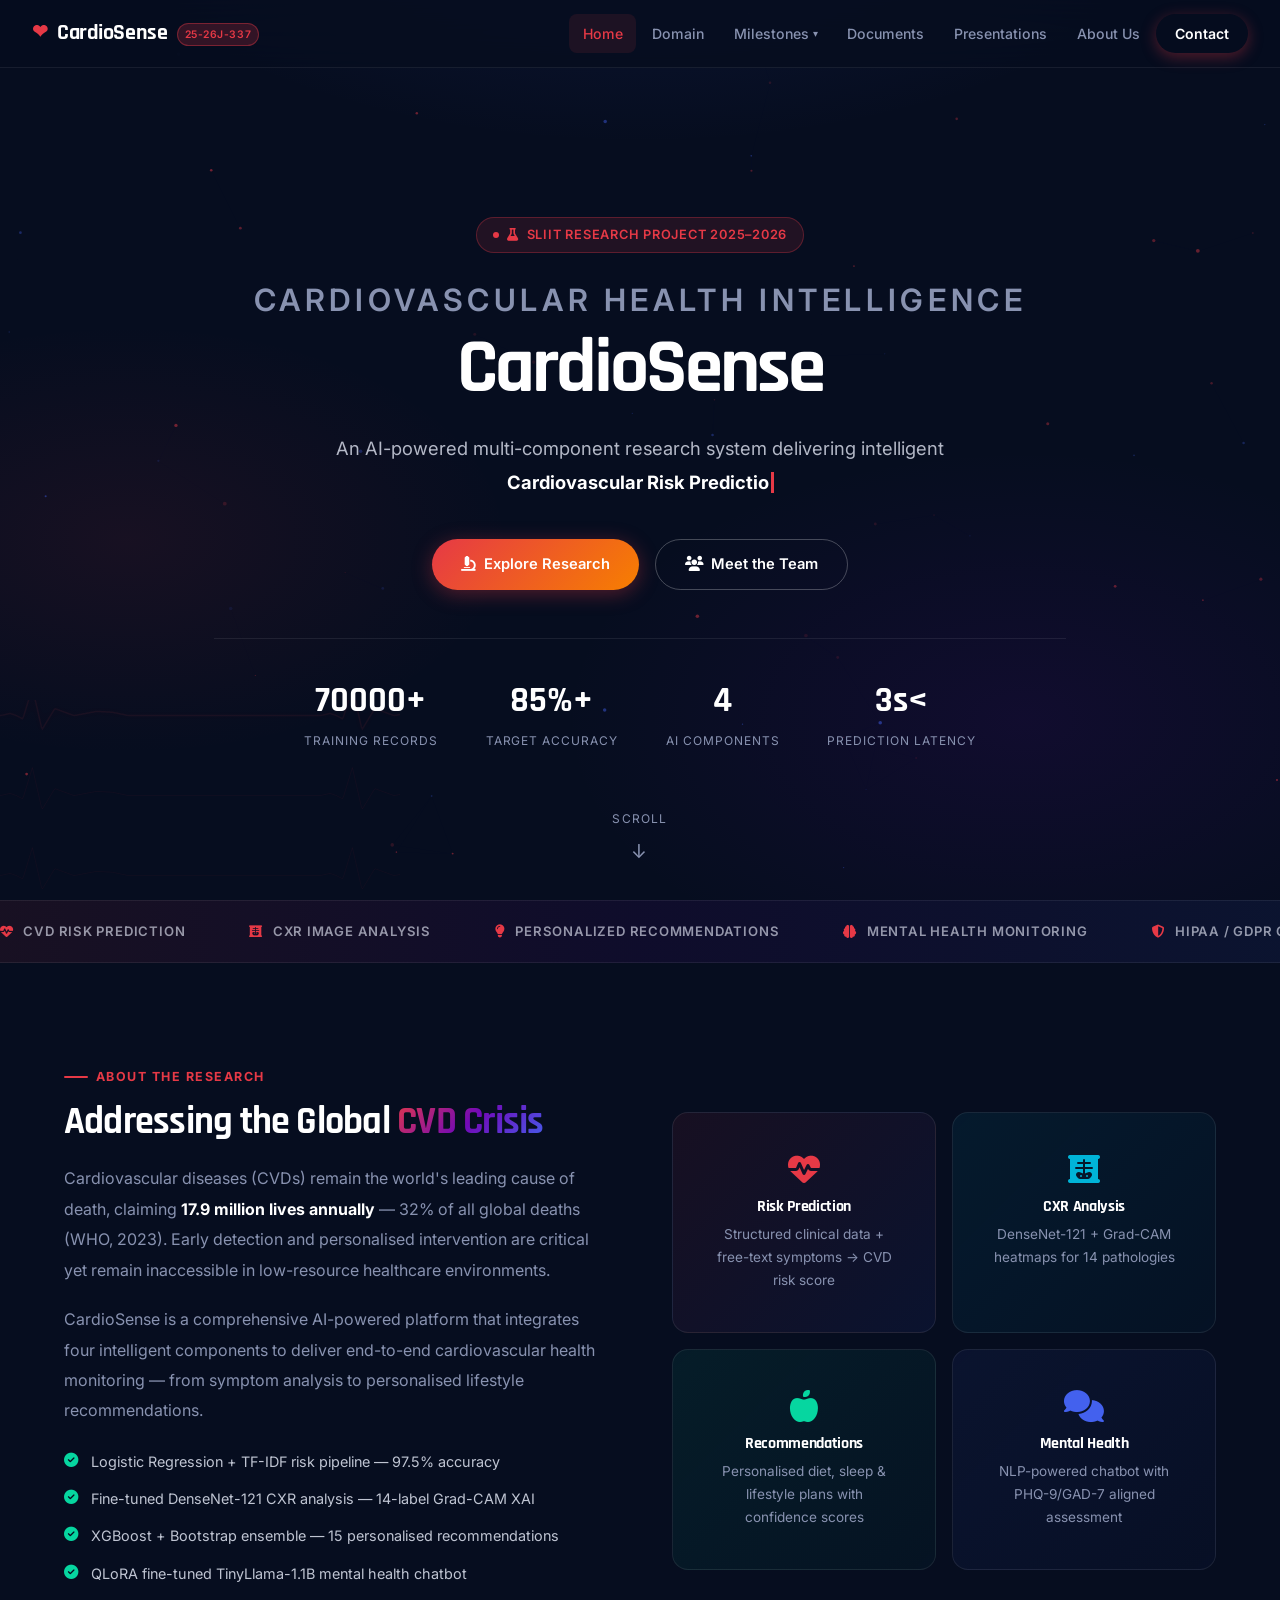
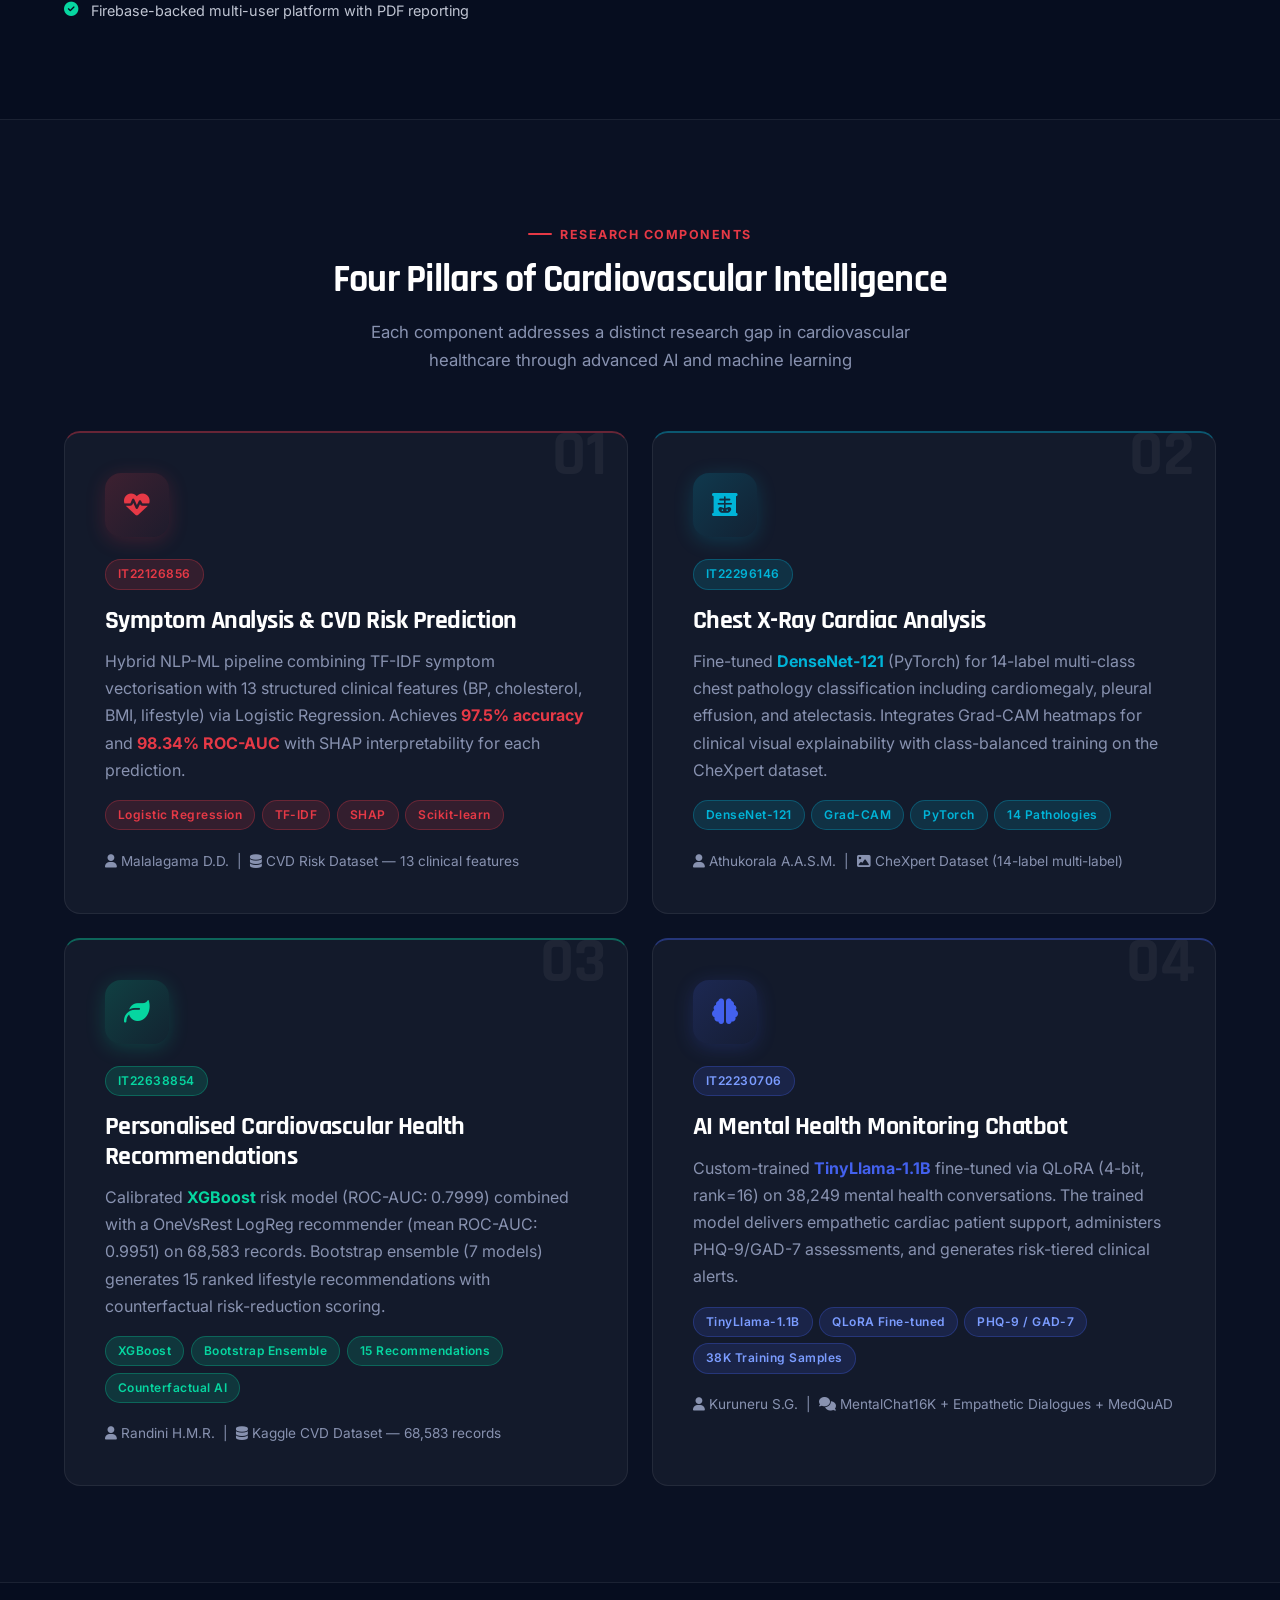
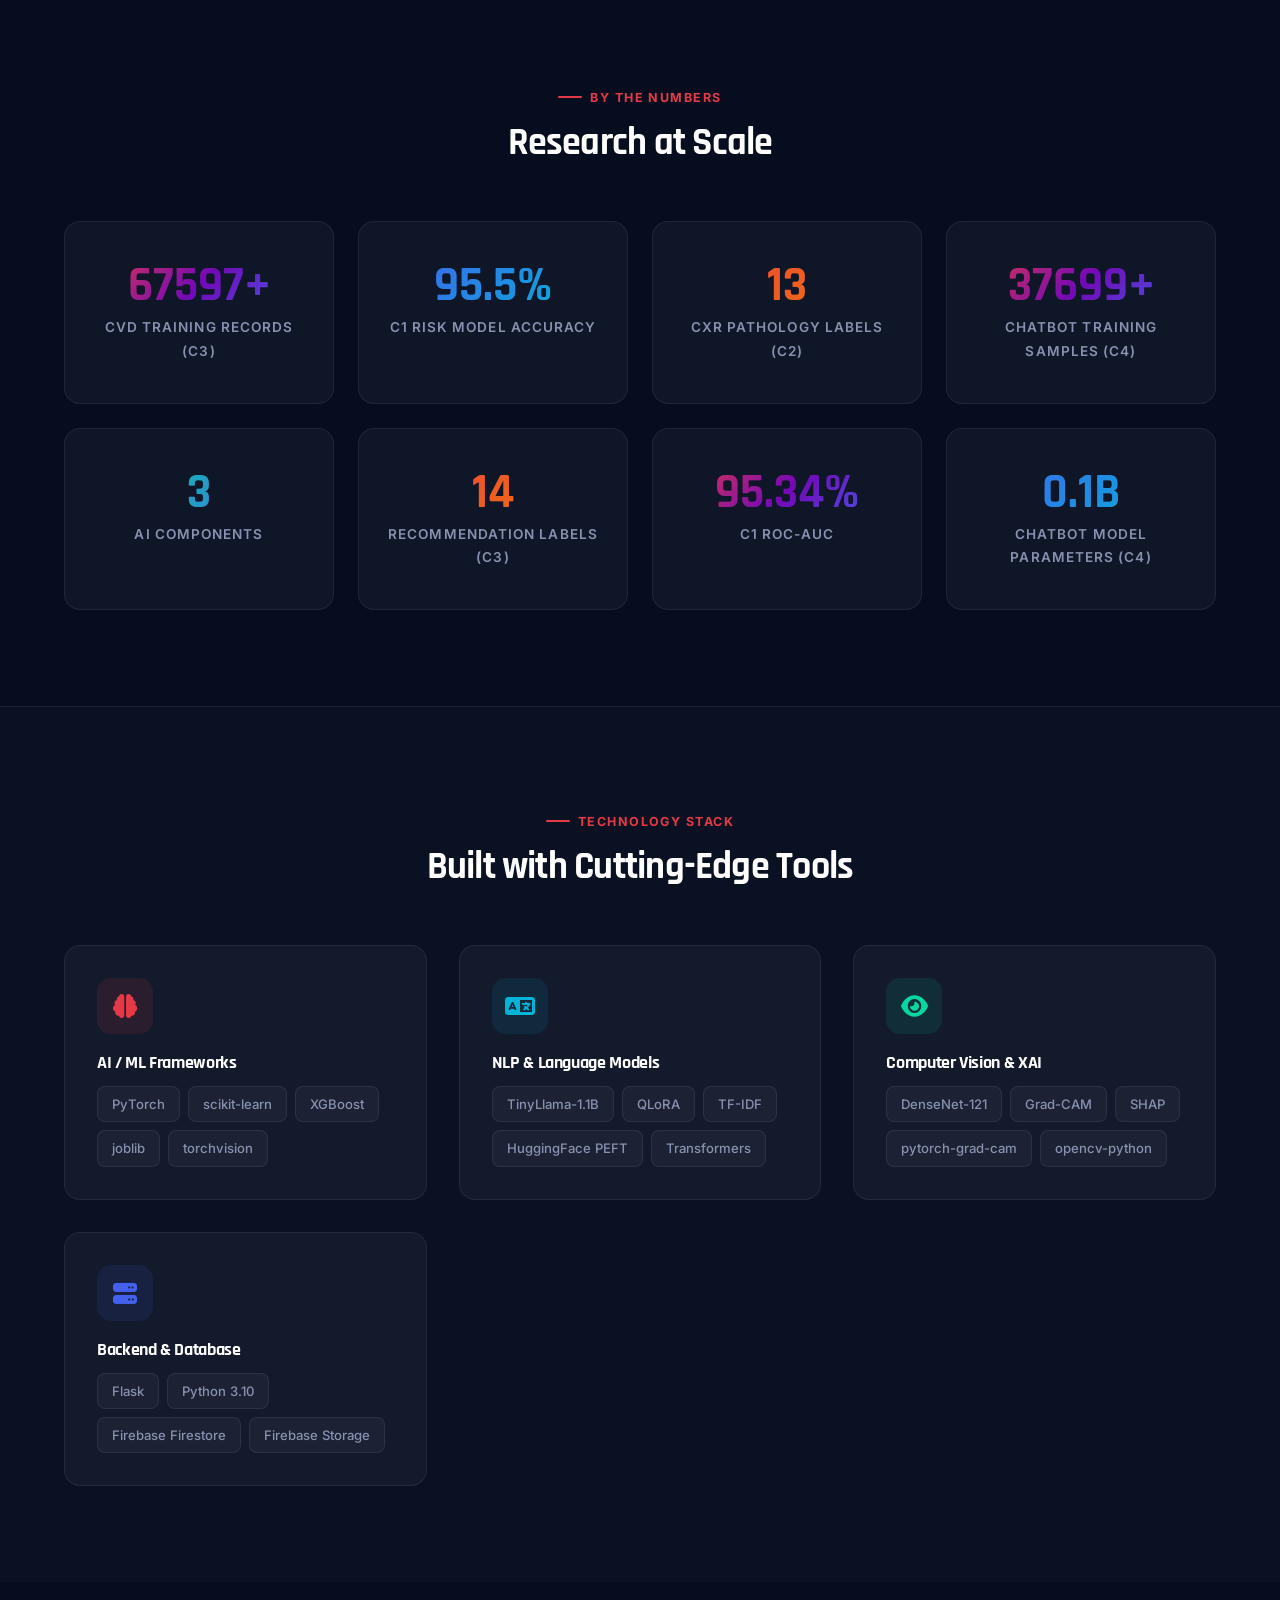
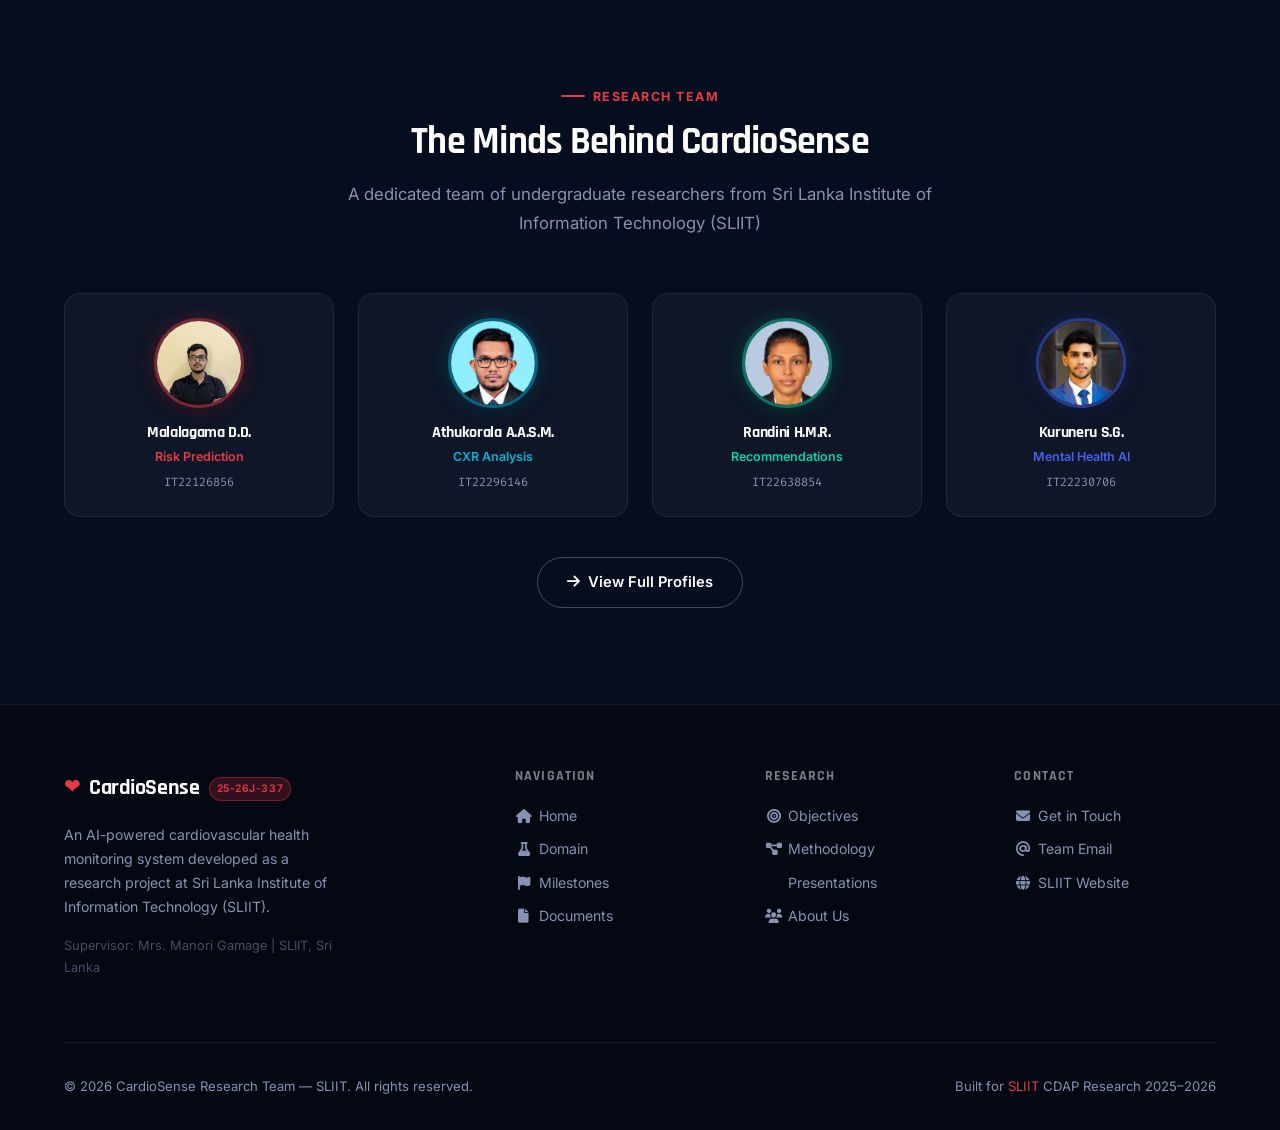
<file: index.html>
<!DOCTYPE html>
<html lang="en">
<head>
<meta charset="UTF-8">
<meta name="viewport" content="width=device-width,initial-scale=1.0">
<meta name="description" content="CardioSense — AI-Powered Cardiovascular Health Monitoring System. SLIIT Research Project 25-26J-337.">
<title>CardioSense | AI Cardiovascular Health System</title>
<link rel="preconnect" href="https://fonts.googleapis.com">
<link href="https://fonts.googleapis.com/css2?family=Inter:wght@300;400;500;600;700;800&family=Rajdhani:wght@500;600;700&family=Fira+Code:wght@400;500&display=swap" rel="stylesheet">
<link rel="stylesheet" href="https://cdnjs.cloudflare.com/ajax/libs/font-awesome/6.5.0/css/all.min.css">
<link rel="stylesheet" href="css/style.css">
<style>
.hero-section{min-height:100vh;display:flex;align-items:center;position:relative;overflow:hidden}
#particleCanvas{position:absolute;inset:0;z-index:0;pointer-events:none}
#ecgCanvas{position:absolute;bottom:0;left:0;right:0;height:200px;z-index:1;opacity:0.6;pointer-events:none}
.hero-content{position:relative;z-index:2;text-align:center;width:100%;padding:0 1.5rem}
.cursor{display:inline-block;width:3px;height:1.1em;background:var(--red);margin-left:2px;vertical-align:text-bottom;animation:blink 1s infinite}
.highlight-card{background:linear-gradient(135deg,rgba(230,57,70,0.08),rgba(67,97,238,0.08));border:1px solid rgba(255,255,255,0.08);border-radius:var(--r);padding:2.5rem;text-align:center}
.features-list{display:flex;flex-direction:column;gap:0.8rem;margin-top:1rem}
.features-list li{display:flex;align-items:flex-start;gap:0.8rem;font-size:0.9rem;color:rgba(238,242,255,0.8)}
.features-list li i{color:var(--green);margin-top:3px;flex-shrink:0}
.tech-category{margin-bottom:2rem}
.tech-category h4{font-size:0.85rem;text-transform:uppercase;letter-spacing:0.08em;color:var(--text-muted);margin-bottom:0.8rem}
.overview-strip{background:linear-gradient(90deg,rgba(230,57,70,0.08),rgba(114,9,183,0.08),rgba(67,97,238,0.08));border-top:1px solid var(--border);border-bottom:1px solid var(--border);padding:1.2rem 0;overflow:hidden}
.strip-inner{display:flex;gap:4rem;white-space:nowrap;animation:scrollStrip 25s linear infinite}
@keyframes scrollStrip{from{transform:translateX(0)}to{transform:translateX(-50%)}}
.strip-item{display:flex;align-items:center;gap:0.6rem;font-size:0.82rem;font-weight:600;color:rgba(238,242,255,0.6);text-transform:uppercase;letter-spacing:0.06em}
.strip-item i{color:var(--red)}
</style>
</head>
<body>

<!-- ═══ NAVBAR ═══ -->
<nav class="navbar" id="navbar">
  <div class="navbar-inner">
    <a href="index.html" class="nav-brand">
      <span class="heart">❤</span> CardioSense
      <span class="nav-badge">25-26J-337</span>
    </a>
    <div class="nav-links" id="navLinks">
      <a href="index.html" class="active">Home</a>
      <a href="domain.html">Domain</a>
      <div class="nav-dropdown">
        <button class="nav-drop-btn">Milestones <span class="arrow">▾</span></button>
        <div class="dropdown-menu">
          <a href="milestones.html#proposal">Project Proposal <span class="drop-meta">Aug 2025</span></a>
          <div class="dropdown-divider"></div>
          <a href="milestones.html#pp1">Progress Presentation I <span class="drop-meta">Nov 2025</span></a>
          <div class="dropdown-divider"></div>
          <a href="milestones.html#pp2">Progress Presentation II <span class="drop-meta">Mar 2026</span></a>
          <div class="dropdown-divider"></div>
          <a href="milestones.html#final">Final Assessment <span class="drop-meta">May 2026</span></a>
        </div>
      </div>
      <a href="documents.html">Documents</a>
      <a href="presentations.html">Presentations</a>
      <a href="about.html">About Us</a>
      <a href="contact.html" class="nav-cta">Contact</a>
    </div>
    <button class="hamburger" id="hamburger" aria-label="Menu">
      <span></span><span></span><span></span>
    </button>
  </div>
</nav>

<!-- ═══ HERO ═══ -->
<section class="hero-section">
  <div class="hero-bg"></div>
  <canvas id="particleCanvas"></canvas>
  <canvas id="ecgCanvas"></canvas>
  <div class="hero-content" style="padding-top:var(--nav-h)">
    <div class="hero-pill" style="display:inline-flex;margin:0 auto 1.8rem">
      <i class="fa fa-flask"></i> SLIIT Research Project 2025–2026
    </div>
    <h1 class="display-1" style="color:#fff;margin-bottom:1.2rem">
      <span style="display:block;font-size:0.4em;letter-spacing:0.15em;text-transform:uppercase;color:var(--text-muted);font-family:'Inter',sans-serif;font-weight:600;margin-bottom:0.5rem">Cardiovascular Health Intelligence</span>
      CardioSense
    </h1>
    <p class="hero-desc">
      An AI-powered multi-component research system delivering intelligent
      <strong style="color:#fff"><span id="typingText">Cardiovascular Risk Prediction</span><span class="cursor"></span></strong>
    </p>
    <div style="display:flex;gap:1rem;justify-content:center;flex-wrap:wrap;margin-bottom:3rem">
      <a href="domain.html" class="btn btn-primary"><i class="fa fa-microscope"></i> Explore Research</a>
      <a href="about.html" class="btn btn-outline"><i class="fa fa-users"></i> Meet the Team</a>
    </div>
    <div style="display:flex;justify-content:center;gap:3rem;flex-wrap:wrap;padding-top:2rem;border-top:1px solid rgba(255,255,255,0.08)">
      <div style="text-align:center">
        <div style="font-size:2.2rem;font-weight:900;font-family:'Rajdhani',sans-serif;color:#fff">
          <span data-target="70000" data-suffix="+">0+</span>
        </div>
        <div style="font-size:0.75rem;color:var(--text-muted);text-transform:uppercase;letter-spacing:0.08em">Training Records</div>
      </div>
      <div style="text-align:center">
        <div style="font-size:2.2rem;font-weight:900;font-family:'Rajdhani',sans-serif;color:#fff">
          <span data-target="85" data-suffix="%+">0%+</span>
        </div>
        <div style="font-size:0.75rem;color:var(--text-muted);text-transform:uppercase;letter-spacing:0.08em">Target Accuracy</div>
      </div>
      <div style="text-align:center">
        <div style="font-size:2.2rem;font-weight:900;font-family:'Rajdhani',sans-serif;color:#fff">
          <span data-target="4" data-suffix="">0</span>
        </div>
        <div style="font-size:0.75rem;color:var(--text-muted);text-transform:uppercase;letter-spacing:0.08em">AI Components</div>
      </div>
      <div style="text-align:center">
        <div style="font-size:2.2rem;font-weight:900;font-family:'Rajdhani',sans-serif;color:#fff">
          <span data-target="3" data-suffix="s&lt;">0s&lt;</span>
        </div>
        <div style="font-size:0.75rem;color:var(--text-muted);text-transform:uppercase;letter-spacing:0.08em">Prediction Latency</div>
      </div>
    </div>
  </div>
  <div class="scroll-indicator">
    <span>Scroll</span>
    <span class="arrow">↓</span>
  </div>
</section>

<!-- ═══ TICKER STRIP ═══ -->
<div class="overview-strip">
  <div class="strip-inner">
    <span class="strip-item"><i class="fa fa-heart-pulse"></i> CVD Risk Prediction</span>
    <span class="strip-item"><i class="fa fa-x-ray"></i> CXR Image Analysis</span>
    <span class="strip-item"><i class="fa fa-lightbulb"></i> Personalized Recommendations</span>
    <span class="strip-item"><i class="fa fa-brain"></i> Mental Health Monitoring</span>
    <span class="strip-item"><i class="fa fa-shield-halved"></i> HIPAA / GDPR Compliant</span>
    <span class="strip-item"><i class="fa fa-chart-bar"></i> Explainable AI (SHAP/LIME)</span>
    <span class="strip-item"><i class="fa fa-fire"></i> Grad-CAM Heatmaps</span>
    <span class="strip-item"><i class="fa fa-robot"></i> NLP Symptom Analysis</span>
    <!-- duplicate for seamless loop -->
    <span class="strip-item"><i class="fa fa-heart-pulse"></i> CVD Risk Prediction</span>
    <span class="strip-item"><i class="fa fa-x-ray"></i> CXR Image Analysis</span>
    <span class="strip-item"><i class="fa fa-lightbulb"></i> Personalized Recommendations</span>
    <span class="strip-item"><i class="fa fa-brain"></i> Mental Health Monitoring</span>
    <span class="strip-item"><i class="fa fa-shield-halved"></i> HIPAA / GDPR Compliant</span>
    <span class="strip-item"><i class="fa fa-chart-bar"></i> Explainable AI (SHAP/LIME)</span>
    <span class="strip-item"><i class="fa fa-fire"></i> Grad-CAM Heatmaps</span>
    <span class="strip-item"><i class="fa fa-robot"></i> NLP Symptom Analysis</span>
  </div>
</div>

<!-- ═══ ABOUT PROJECT ═══ -->
<section class="section" id="about">
  <div class="container">
    <div style="display:grid;grid-template-columns:1fr 1fr;gap:4rem;align-items:center">
      <div class="reveal-left">
        <div class="section-label">About the Research</div>
        <h2 style="margin-bottom:1.2rem;color:#fff">Addressing the Global <span class="gradient-text">CVD Crisis</span></h2>
        <p style="font-size:1rem;line-height:1.9;margin-bottom:1.2rem">
          Cardiovascular diseases (CVDs) remain the world's leading cause of death, claiming
          <strong style="color:#fff">17.9 million lives annually</strong> — 32% of all global deaths (WHO, 2023).
          Early detection and personalised intervention are critical yet remain inaccessible in
          low-resource healthcare environments.
        </p>
        <p style="font-size:1rem;line-height:1.9;margin-bottom:1.5rem">
          CardioSense is a comprehensive AI-powered platform that integrates four intelligent
          components to deliver end-to-end cardiovascular health monitoring — from symptom
          analysis to personalised lifestyle recommendations.
        </p>
        <ul class="features-list">
          <li><i class="fa fa-check-circle"></i> Logistic Regression + TF-IDF risk pipeline — 97.5% accuracy</li>
          <li><i class="fa fa-check-circle"></i> Fine-tuned DenseNet-121 CXR analysis — 14-label Grad-CAM XAI</li>
          <li><i class="fa fa-check-circle"></i> XGBoost + Bootstrap ensemble — 15 personalised recommendations</li>
          <li><i class="fa fa-check-circle"></i> QLoRA fine-tuned TinyLlama-1.1B mental health chatbot</li>
          <li><i class="fa fa-check-circle"></i> Firebase-backed multi-user platform with PDF reporting</li>
        </ul>
      </div>
      <div class="reveal-right">
        <div style="display:grid;grid-template-columns:1fr 1fr;gap:1rem">
          <div class="highlight-card">
            <i class="fa fa-heart-pulse" style="font-size:2rem;color:var(--red);margin-bottom:0.8rem;display:block"></i>
            <h4 style="font-size:1rem;margin-bottom:0.4rem;color:#fff">Risk Prediction</h4>
            <p style="font-size:0.85rem;margin:0">Structured clinical data + free-text symptoms → CVD risk score</p>
          </div>
          <div class="highlight-card" style="background:linear-gradient(135deg,rgba(0,180,216,0.08),rgba(0,180,216,0.03))">
            <i class="fa fa-x-ray" style="font-size:2rem;color:var(--cyan);margin-bottom:0.8rem;display:block"></i>
            <h4 style="font-size:1rem;margin-bottom:0.4rem;color:#fff">CXR Analysis</h4>
            <p style="font-size:0.85rem;margin:0">DenseNet-121 + Grad-CAM heatmaps for 14 pathologies</p>
          </div>
          <div class="highlight-card" style="background:linear-gradient(135deg,rgba(6,214,160,0.08),rgba(6,214,160,0.03))">
            <i class="fa fa-apple-whole" style="font-size:2rem;color:var(--green);margin-bottom:0.8rem;display:block"></i>
            <h4 style="font-size:1rem;margin-bottom:0.4rem;color:#fff">Recommendations</h4>
            <p style="font-size:0.85rem;margin:0">Personalised diet, sleep & lifestyle plans with confidence scores</p>
          </div>
          <div class="highlight-card" style="background:linear-gradient(135deg,rgba(67,97,238,0.08),rgba(67,97,238,0.03))">
            <i class="fa fa-comments" style="font-size:2rem;color:var(--blue);margin-bottom:0.8rem;display:block"></i>
            <h4 style="font-size:1rem;margin-bottom:0.4rem;color:#fff">Mental Health</h4>
            <p style="font-size:0.85rem;margin:0">NLP-powered chatbot with PHQ-9/GAD-7 aligned assessment</p>
          </div>
        </div>
      </div>
    </div>
  </div>
</section>

<!-- ═══ RESEARCH COMPONENTS ═══ -->
<section class="section" style="background:rgba(255,255,255,0.015);border-top:1px solid var(--border);border-bottom:1px solid var(--border)">
  <div class="container">
    <div class="section-header reveal">
      <div class="section-label" style="justify-content:center">Research Components</div>
      <h2 style="color:#fff">Four Pillars of Cardiovascular Intelligence</h2>
      <p>Each component addresses a distinct research gap in cardiovascular healthcare through advanced AI and machine learning</p>
    </div>
    <div class="grid-2" style="gap:1.5rem">

      <div class="component-card comp-1 reveal delay-1">
        <div class="component-num">01</div>
        <div class="component-icon"><i class="fa fa-heart-pulse"></i></div>
        <span class="badge badge-red" style="margin-bottom:1rem">IT22126856</span>
        <h3 style="color:#fff;margin-bottom:0.8rem">Symptom Analysis &amp; CVD Risk Prediction</h3>
        <p>Hybrid NLP-ML pipeline combining TF-IDF symptom vectorisation with 13 structured clinical features (BP, cholesterol, BMI, lifestyle) via Logistic Regression. Achieves <strong style="color:var(--red)">97.5% accuracy</strong> and <strong style="color:var(--red)">98.34% ROC-AUC</strong> with SHAP interpretability for each prediction.</p>
        <div class="component-tags">
          <span class="badge badge-red">Logistic Regression</span>
          <span class="badge badge-red">TF-IDF</span>
          <span class="badge badge-red">SHAP</span>
          <span class="badge badge-red">Scikit-learn</span>
        </div>
        <div style="margin-top:1.2rem;font-size:0.85rem;color:var(--text-muted)"><i class="fa fa-user"></i> Malalagama D.D. &nbsp;|&nbsp; <i class="fa fa-database"></i> CVD Risk Dataset — 13 clinical features</div>
      </div>

      <div class="component-card comp-2 reveal delay-2">
        <div class="component-num">02</div>
        <div class="component-icon"><i class="fa fa-x-ray"></i></div>
        <span class="badge badge-cyan" style="margin-bottom:1rem">IT22296146</span>
        <h3 style="color:#fff;margin-bottom:0.8rem">Chest X-Ray Cardiac Analysis</h3>
        <p>Fine-tuned <strong style="color:var(--cyan)">DenseNet-121</strong> (PyTorch) for 14-label multi-class chest pathology classification including cardiomegaly, pleural effusion, and atelectasis. Integrates Grad-CAM heatmaps for clinical visual explainability with class-balanced training on the CheXpert dataset.</p>
        <div class="component-tags">
          <span class="badge badge-cyan">DenseNet-121</span>
          <span class="badge badge-cyan">Grad-CAM</span>
          <span class="badge badge-cyan">PyTorch</span>
          <span class="badge badge-cyan">14 Pathologies</span>
        </div>
        <div style="margin-top:1.2rem;font-size:0.85rem;color:var(--text-muted)"><i class="fa fa-user"></i> Athukorala A.A.S.M. &nbsp;|&nbsp; <i class="fa fa-image"></i> CheXpert Dataset (14-label multi-label)</div>
      </div>

      <div class="component-card comp-3 reveal delay-3">
        <div class="component-num">03</div>
        <div class="component-icon"><i class="fa fa-leaf"></i></div>
        <span class="badge badge-green" style="margin-bottom:1rem">IT22638854</span>
        <h3 style="color:#fff;margin-bottom:0.8rem">Personalised Cardiovascular Health Recommendations</h3>
        <p>Calibrated <strong style="color:var(--green)">XGBoost</strong> risk model (ROC-AUC: 0.7999) combined with a OneVsRest LogReg recommender (mean ROC-AUC: 0.9951) on 68,583 records. Bootstrap ensemble (7 models) generates 15 ranked lifestyle recommendations with counterfactual risk-reduction scoring.</p>
        <div class="component-tags">
          <span class="badge badge-green">XGBoost</span>
          <span class="badge badge-green">Bootstrap Ensemble</span>
          <span class="badge badge-green">15 Recommendations</span>
          <span class="badge badge-green">Counterfactual AI</span>
        </div>
        <div style="margin-top:1.2rem;font-size:0.85rem;color:var(--text-muted)"><i class="fa fa-user"></i> Randini H.M.R. &nbsp;|&nbsp; <i class="fa fa-database"></i> Kaggle CVD Dataset — 68,583 records</div>
      </div>

      <div class="component-card comp-4 reveal delay-4">
        <div class="component-num">04</div>
        <div class="component-icon"><i class="fa fa-brain"></i></div>
        <span class="badge badge-blue" style="margin-bottom:1rem">IT22230706</span>
        <h3 style="color:#fff;margin-bottom:0.8rem">AI Mental Health Monitoring Chatbot</h3>
        <p>Custom-trained <strong style="color:var(--blue)">TinyLlama-1.1B</strong> fine-tuned via QLoRA (4-bit, rank=16) on 38,249 mental health conversations. The trained model delivers empathetic cardiac patient support, administers PHQ-9/GAD-7 assessments, and generates risk-tiered clinical alerts.</p>
        <div class="component-tags">
          <span class="badge badge-blue">TinyLlama-1.1B</span>
          <span class="badge badge-blue">QLoRA Fine-tuned</span>
          <span class="badge badge-blue">PHQ-9 / GAD-7</span>
          <span class="badge badge-blue">38K Training Samples</span>
        </div>
        <div style="margin-top:1.2rem;font-size:0.85rem;color:var(--text-muted)"><i class="fa fa-user"></i> Kuruneru S.G. &nbsp;|&nbsp; <i class="fa fa-comments"></i> MentalChat16K + Empathetic Dialogues + MedQuAD</div>
      </div>
    </div>
  </div>
</section>

<!-- ═══ KEY STATISTICS ═══ -->
<section class="section">
  <div class="container">
    <div class="section-header reveal">
      <div class="section-label" style="justify-content:center">By the Numbers</div>
      <h2 style="color:#fff">Research at Scale</h2>
    </div>
    <div class="grid-4 reveal">
      <div class="stat-card">
        <div class="stat-value gradient-text"><span data-target="68583" data-suffix="+">0</span></div>
        <div class="stat-label">CVD Training Records (C3)</div>
      </div>
      <div class="stat-card">
        <div class="stat-value gradient-text-cool"><span data-target="97" data-suffix=".5%">0</span></div>
        <div class="stat-label">C1 Risk Model Accuracy</div>
      </div>
      <div class="stat-card">
        <div class="stat-value gradient-text-warm"><span data-target="14">0</span></div>
        <div class="stat-label">CXR Pathology Labels (C2)</div>
      </div>
      <div class="stat-card">
        <div class="stat-value gradient-text"><span data-target="38249" data-suffix="+">0</span></div>
        <div class="stat-label">Chatbot Training Samples (C4)</div>
      </div>
    </div>
    <div class="grid-4 reveal" style="margin-top:1.5rem">
      <div class="stat-card">
        <div class="stat-value" style="background:linear-gradient(135deg,var(--green),var(--blue));-webkit-background-clip:text;-webkit-text-fill-color:transparent;background-clip:text"><span data-target="4">0</span></div>
        <div class="stat-label">AI Components</div>
      </div>
      <div class="stat-card">
        <div class="stat-value gradient-text-warm"><span data-target="15">0</span></div>
        <div class="stat-label">Recommendation Labels (C3)</div>
      </div>
      <div class="stat-card">
        <div class="stat-value gradient-text"><span data-target="98" data-suffix=".34%">0</span></div>
        <div class="stat-label">C1 ROC-AUC</div>
      </div>
      <div class="stat-card">
        <div class="stat-value gradient-text-cool"><span data-target="1" data-suffix=".1B">0</span></div>
        <div class="stat-label">Chatbot Model Parameters (C4)</div>
      </div>
    </div>
  </div>
</section>

<!-- ═══ TECHNOLOGY STACK ═══ -->
<section class="section" style="background:rgba(255,255,255,0.015);border-top:1px solid var(--border)">
  <div class="container">
    <div class="section-header reveal">
      <div class="section-label" style="justify-content:center">Technology Stack</div>
      <h2 style="color:#fff">Built with Cutting-Edge Tools</h2>
    </div>
    <div style="display:grid;grid-template-columns:repeat(auto-fit,minmax(280px,1fr));gap:2rem">
      <div class="card reveal delay-1">
        <div class="card-icon" style="background:rgba(230,57,70,0.1);color:var(--red)"><i class="fa fa-brain"></i></div>
        <h4 style="color:#fff;margin-bottom:0.8rem">AI / ML Frameworks</h4>
        <div class="tech-tags">
          <span class="tech-tag">PyTorch</span><span class="tech-tag">scikit-learn</span>
          <span class="tech-tag">XGBoost</span><span class="tech-tag">joblib</span>
          <span class="tech-tag">torchvision</span>
        </div>
      </div>
      <div class="card reveal delay-2">
        <div class="card-icon" style="background:rgba(0,180,216,0.1);color:var(--cyan)"><i class="fa fa-language"></i></div>
        <h4 style="color:#fff;margin-bottom:0.8rem">NLP & Language Models</h4>
        <div class="tech-tags">
          <span class="tech-tag">TinyLlama-1.1B</span><span class="tech-tag">QLoRA</span>
          <span class="tech-tag">TF-IDF</span><span class="tech-tag">HuggingFace PEFT</span>
          <span class="tech-tag">Transformers</span>
        </div>
      </div>
      <div class="card reveal delay-3">
        <div class="card-icon" style="background:rgba(6,214,160,0.1);color:var(--green)"><i class="fa fa-eye"></i></div>
        <h4 style="color:#fff;margin-bottom:0.8rem">Computer Vision & XAI</h4>
        <div class="tech-tags">
          <span class="tech-tag">DenseNet-121</span><span class="tech-tag">Grad-CAM</span>
          <span class="tech-tag">SHAP</span><span class="tech-tag">pytorch-grad-cam</span>
          <span class="tech-tag">opencv-python</span>
        </div>
      </div>
      <div class="card reveal delay-4">
        <div class="card-icon" style="background:rgba(67,97,238,0.1);color:var(--blue)"><i class="fa fa-server"></i></div>
        <h4 style="color:#fff;margin-bottom:0.8rem">Backend & Database</h4>
        <div class="tech-tags">
          <span class="tech-tag">Flask</span><span class="tech-tag">Python 3.10</span>
          <span class="tech-tag">Firebase Firestore</span>
          <span class="tech-tag">Firebase Storage</span>
        </div>
      </div>
    </div>
  </div>
</section>

<!-- ═══ TEAM PREVIEW ═══ -->
<section class="section">
  <div class="container">
    <div class="section-header reveal">
      <div class="section-label" style="justify-content:center">Research Team</div>
      <h2 style="color:#fff">The Minds Behind CardioSense</h2>
      <p>A dedicated team of undergraduate researchers from Sri Lanka Institute of Information Technology (SLIIT)</p>
    </div>
    <div class="grid-4 reveal">
      <div style="text-align:center;padding:1.5rem;background:var(--bg-card);border:1px solid var(--border);border-radius:var(--r);transition:var(--transition)" onmouseover="this.style.transform='translateY(-4px)';this.style.borderColor='rgba(230,57,70,0.35)'" onmouseout="this.style.transform='';this.style.borderColor=''">
        <div style="width:90px;height:90px;border-radius:50%;margin:0 auto 1rem;overflow:hidden;border:3px solid rgba(230,57,70,0.5);box-shadow:0 0 20px rgba(230,57,70,0.25),0 4px 16px rgba(0,0,0,0.4);flex-shrink:0">
          <img src="Profile/Daniru Malalagama.jpeg" alt="Daniru Malalagama" style="width:100%;height:100%;object-fit:cover;object-position:top center;display:block" onerror="this.parentElement.innerHTML='<div style=\'width:100%;height:100%;background:var(--grad-warm);display:flex;align-items:center;justify-content:center;font-size:1.5rem;font-weight:800;font-family:Rajdhani,sans-serif;color:#fff\'>DD</div>'">
        </div>
        <h4 style="font-size:1rem;color:#fff;margin-bottom:0.2rem">Malalagama D.D.</h4>
        <p style="font-size:0.78rem;color:var(--red);margin-bottom:0.3rem;font-weight:600">Risk Prediction</p>
        <p style="font-size:0.75rem;font-family:'Fira Code',monospace;color:var(--text-muted);margin:0">IT22126856</p>
      </div>
      <div style="text-align:center;padding:1.5rem;background:var(--bg-card);border:1px solid var(--border);border-radius:var(--r);transition:var(--transition)" onmouseover="this.style.transform='translateY(-4px)';this.style.borderColor='rgba(0,180,216,0.35)'" onmouseout="this.style.transform='';this.style.borderColor=''">
        <div style="width:90px;height:90px;border-radius:50%;margin:0 auto 1rem;overflow:hidden;border:3px solid rgba(0,180,216,0.5);box-shadow:0 0 20px rgba(0,180,216,0.25),0 4px 16px rgba(0,0,0,0.4)">
          <img src="Profile/Sahan Athukorala.jpeg" alt="Sahan Athukorala" style="width:100%;height:100%;object-fit:cover;object-position:top center;display:block" onerror="this.parentElement.innerHTML='<div style=\'width:100%;height:100%;background:var(--grad-cool);display:flex;align-items:center;justify-content:center;font-size:1.5rem;font-weight:800;font-family:Rajdhani,sans-serif;color:#fff\'>AA</div>'">
        </div>
        <h4 style="font-size:1rem;color:#fff;margin-bottom:0.2rem">Athukorala A.A.S.M.</h4>
        <p style="font-size:0.78rem;color:var(--cyan);margin-bottom:0.3rem;font-weight:600">CXR Analysis</p>
        <p style="font-size:0.75rem;font-family:'Fira Code',monospace;color:var(--text-muted);margin:0">IT22296146</p>
      </div>
      <div style="text-align:center;padding:1.5rem;background:var(--bg-card);border:1px solid var(--border);border-radius:var(--r);transition:var(--transition)" onmouseover="this.style.transform='translateY(-4px)';this.style.borderColor='rgba(6,214,160,0.35)'" onmouseout="this.style.transform='';this.style.borderColor=''">
        <div style="width:90px;height:90px;border-radius:50%;margin:0 auto 1rem;overflow:hidden;border:3px solid rgba(6,214,160,0.5);box-shadow:0 0 20px rgba(6,214,160,0.25),0 4px 16px rgba(0,0,0,0.4)">
          <img src="Profile/Radeesa Randini.jpeg" alt="Radeesa Randini" style="width:100%;height:100%;object-fit:cover;object-position:top center;display:block" onerror="this.parentElement.innerHTML='<div style=\'width:100%;height:100%;background:var(--grad-green);display:flex;align-items:center;justify-content:center;font-size:1.5rem;font-weight:800;font-family:Rajdhani,sans-serif;color:#fff\'>RH</div>'">
        </div>
        <h4 style="font-size:1rem;color:#fff;margin-bottom:0.2rem">Randini H.M.R.</h4>
        <p style="font-size:0.78rem;color:var(--green);margin-bottom:0.3rem;font-weight:600">Recommendations</p>
        <p style="font-size:0.75rem;font-family:'Fira Code',monospace;color:var(--text-muted);margin:0">IT22638854</p>
      </div>
      <div style="text-align:center;padding:1.5rem;background:var(--bg-card);border:1px solid var(--border);border-radius:var(--r);transition:var(--transition)" onmouseover="this.style.transform='translateY(-4px)';this.style.borderColor='rgba(67,97,238,0.35)'" onmouseout="this.style.transform='';this.style.borderColor=''">
        <div style="width:90px;height:90px;border-radius:50%;margin:0 auto 1rem;overflow:hidden;border:3px solid rgba(67,97,238,0.5);box-shadow:0 0 20px rgba(67,97,238,0.25),0 4px 16px rgba(0,0,0,0.4)">
          <img src="Profile/Shehan Kuruneru.jpeg" alt="Shehan Kuruneru" style="width:100%;height:100%;object-fit:cover;object-position:top center;display:block" onerror="this.parentElement.innerHTML='<div style=\'width:100%;height:100%;background:linear-gradient(135deg,var(--blue),var(--purple));display:flex;align-items:center;justify-content:center;font-size:1.5rem;font-weight:800;font-family:Rajdhani,sans-serif;color:#fff\'>KS</div>'">
        </div>
        <h4 style="font-size:1rem;color:#fff;margin-bottom:0.2rem">Kuruneru S.G.</h4>
        <p style="font-size:0.78rem;color:var(--blue);margin-bottom:0.3rem;font-weight:600">Mental Health AI</p>
        <p style="font-size:0.75rem;font-family:'Fira Code',monospace;color:var(--text-muted);margin:0">IT22230706</p>
      </div>
    </div>
    <div style="text-align:center;margin-top:2.5rem">
      <a href="about.html" class="btn btn-outline"><i class="fa fa-arrow-right"></i> View Full Profiles</a>
    </div>
  </div>
</section>

<!-- ═══ FOOTER ═══ -->
<footer class="footer">
  <div class="container">
    <div class="footer-grid">
      <div class="footer-brand">
        <a href="index.html" class="nav-brand" style="margin-bottom:1rem;display:inline-flex">
          <span class="heart">❤</span> CardioSense
          <span class="nav-badge">25-26J-337</span>
        </a>
        <p>An AI-powered cardiovascular health monitoring system developed as a research project at Sri Lanka Institute of Information Technology (SLIIT).</p>
        <p style="font-size:0.8rem;color:rgba(136,146,176,0.5);margin-top:0.8rem">Supervisor: Mrs. Manori Gamage | SLIIT, Sri Lanka</p>
      </div>
      <div class="footer-col">
        <h5>Navigation</h5>
        <div class="footer-links">
          <a href="index.html"><i class="fa fa-home fa-fw"></i> Home</a>
          <a href="domain.html"><i class="fa fa-flask fa-fw"></i> Domain</a>
          <a href="milestones.html"><i class="fa fa-flag fa-fw"></i> Milestones</a>
          <a href="documents.html"><i class="fa fa-file fa-fw"></i> Documents</a>
        </div>
      </div>
      <div class="footer-col">
        <h5>Research</h5>
        <div class="footer-links">
          <a href="domain.html#objectives"><i class="fa fa-bullseye fa-fw"></i> Objectives</a>
          <a href="domain.html#methodology"><i class="fa fa-diagram-project fa-fw"></i> Methodology</a>
          <a href="presentations.html"><i class="fa fa-presentation-screen fa-fw"></i> Presentations</a>
          <a href="about.html"><i class="fa fa-users fa-fw"></i> About Us</a>
        </div>
      </div>
      <div class="footer-col">
        <h5>Contact</h5>
        <div class="footer-links">
          <a href="contact.html"><i class="fa fa-envelope fa-fw"></i> Get in Touch</a>
          <a href="mailto:it22126856@my.sliit.lk"><i class="fa fa-at fa-fw"></i> Team Email</a>
          <a href="https://www.sliit.lk" target="_blank" rel="noopener"><i class="fa fa-globe fa-fw"></i> SLIIT Website</a>
        </div>
      </div>
    </div>
    <div class="footer-bottom">
      <span>© <span id="year"></span> CardioSense Research Team — SLIIT. All rights reserved.</span>
      <span>Built for <a href="https://www.sliit.lk">SLIIT</a> CDAP Research 2025–2026</span>
    </div>
  </div>
</footer>

<script src="js/main.js"></script>
</body>
</html>
</file>
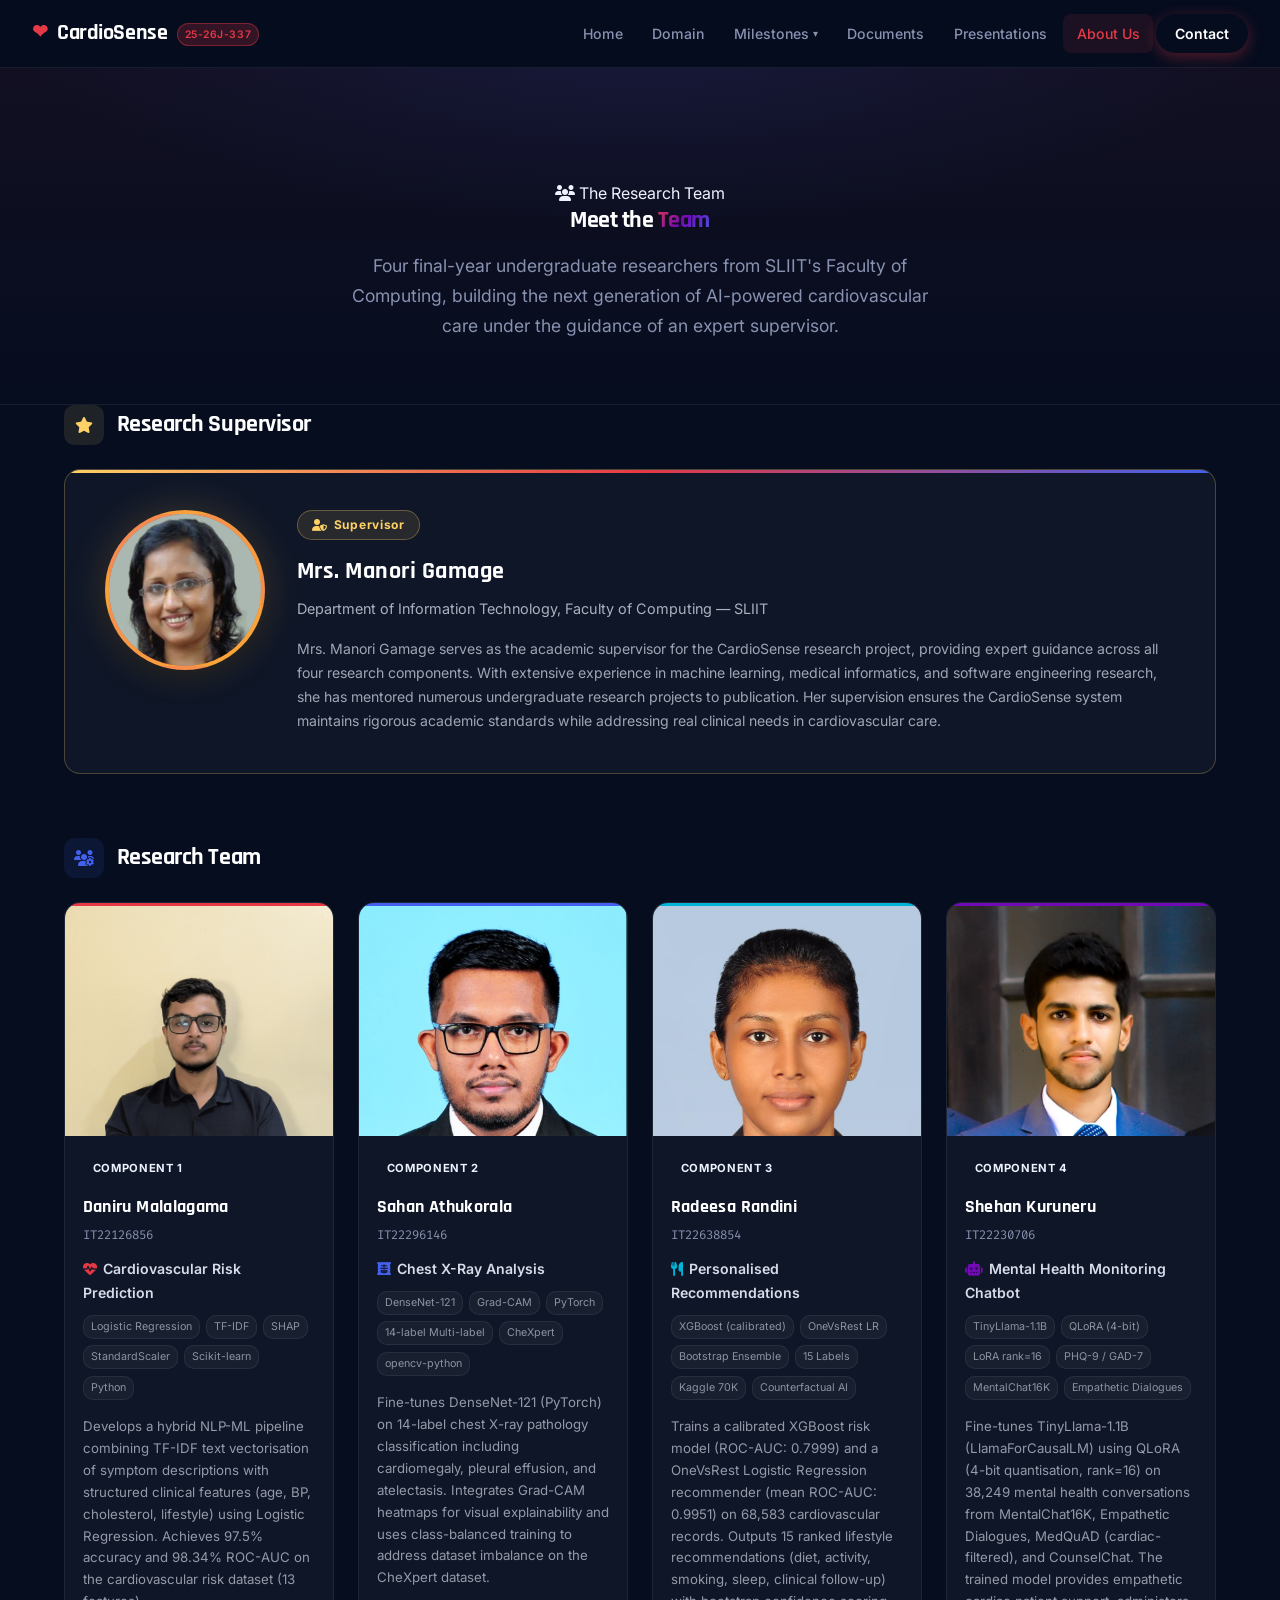
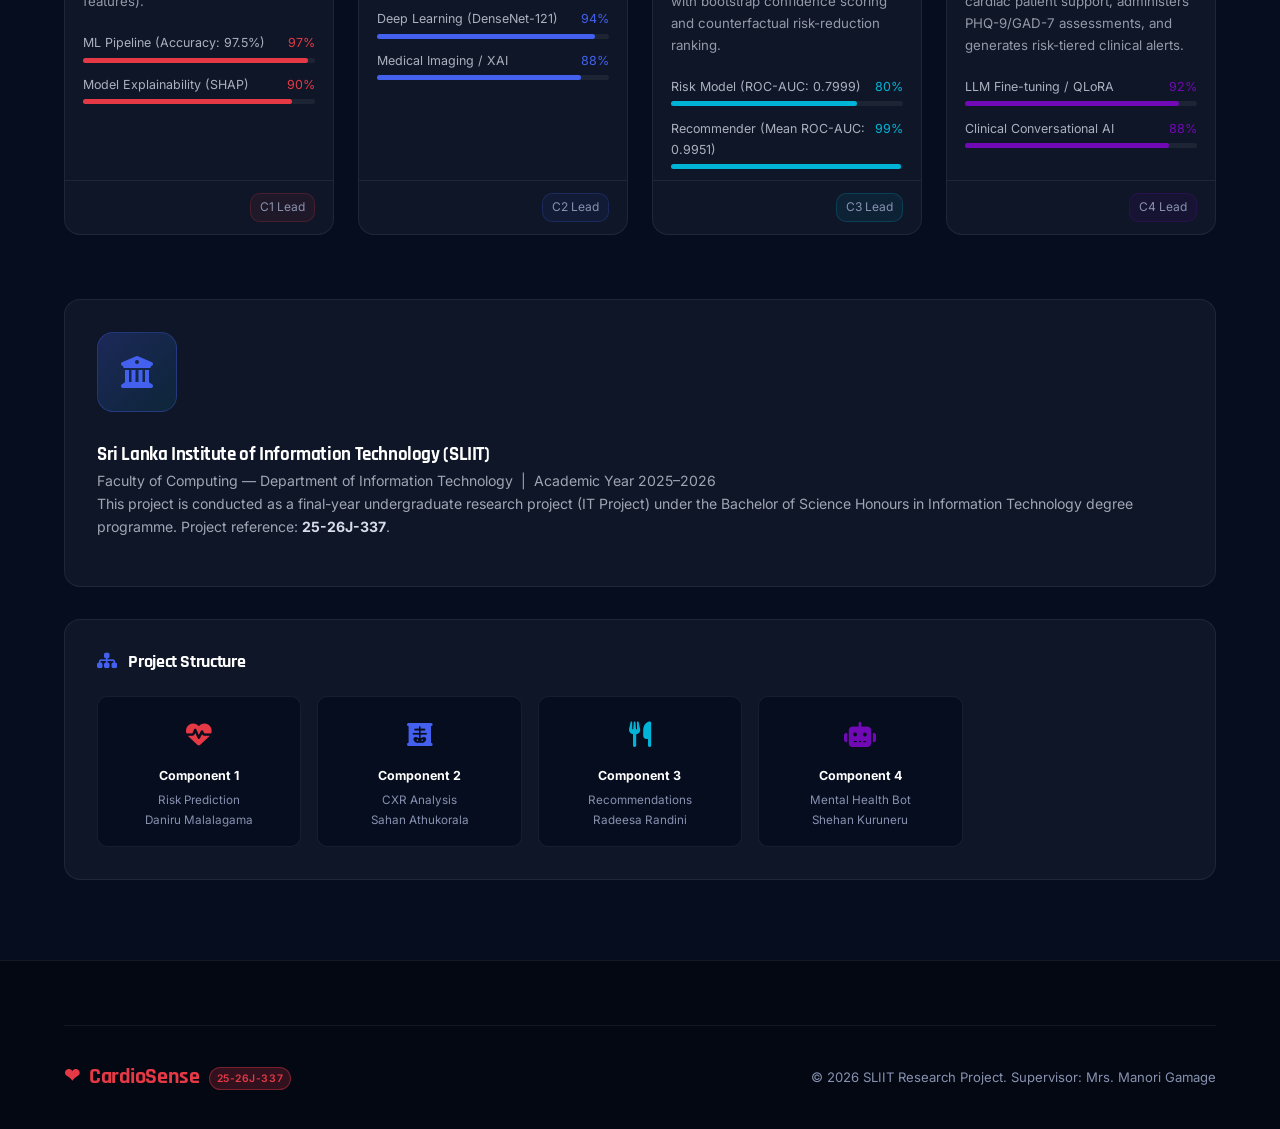
<file: about.html>
<!DOCTYPE html>
<html lang="en">
<head>
<meta charset="UTF-8">
<meta name="viewport" content="width=device-width,initial-scale=1.0">
<title>About Us | CardioSense Research</title>
<link rel="preconnect" href="https://fonts.googleapis.com">
<link href="https://fonts.googleapis.com/css2?family=Inter:wght@300;400;500;600;700;800&family=Rajdhani:wght@500;600;700&family=Fira+Code:wght@400;500&display=swap" rel="stylesheet">
<link rel="stylesheet" href="https://cdnjs.cloudflare.com/ajax/libs/font-awesome/6.5.0/css/all.min.css">
<link rel="stylesheet" href="css/style.css">
<style>
/* ── Supervisor Card ─────────────────────────────────────── */
.supervisor-card{
    background:var(--bg-card);
    border:1px solid rgba(255,209,102,0.25);
    border-radius:var(--r);
    padding:2.5rem;
    display:flex;
    align-items:flex-start;
    gap:2rem;
    margin-bottom:4rem;
    position:relative;
    overflow:hidden;
    transition:var(--transition);
}
.supervisor-card::before{
    content:'';
    position:absolute;
    top:0;left:0;right:0;height:3px;
    background:linear-gradient(90deg,var(--yellow),var(--red),var(--blue));
}
.supervisor-card:hover{
    border-color:rgba(255,209,102,0.4);
    box-shadow:0 16px 48px rgba(0,0,0,0.35);
}
.supervisor-avatar{
    width:160px;height:160px;
    border-radius:50%;
    flex-shrink:0;
    object-fit:cover;
    object-position:top center;
    border:4px solid rgba(255,209,102,0.5);
    box-shadow:0 0 40px rgba(255,209,102,0.2),0 8px 24px rgba(0,0,0,0.4);
}
.sv-role{
    display:inline-flex;
    align-items:center;
    gap:6px;
    padding:4px 14px;
    border-radius:20px;
    background:rgba(255,209,102,0.1);
    border:1px solid rgba(255,209,102,0.3);
    color:var(--yellow);
    font-size:0.75rem;
    font-weight:700;
    letter-spacing:0.06em;
    margin-bottom:0.7rem;
}
.sv-name{font-size:1.5rem;font-weight:800;color:#fff;margin-bottom:0.3rem;font-family:'Rajdhani',sans-serif;letter-spacing:0.02em}
.sv-dept{font-size:0.9rem;color:rgba(238,242,255,0.7);margin-bottom:1rem}
.sv-bio{font-size:0.88rem;color:rgba(238,242,255,0.65);line-height:1.7}
/* ── Team Grid ───────────────────────────────────────────── */
.team-grid{
    display:grid;
    grid-template-columns:repeat(4,1fr);
    gap:1.5rem;
}
@media(max-width:1100px){.team-grid{grid-template-columns:repeat(2,1fr)}}
@media(max-width:580px){.team-grid{grid-template-columns:1fr}}
.member-card{
    background:var(--bg-card);
    border:1px solid var(--border);
    border-radius:var(--r);
    overflow:hidden;
    transition:var(--transition);
    position:relative;
    display:flex;
    flex-direction:column;
}
.member-card:hover{
    transform:translateY(-8px);
    border-color:rgba(255,255,255,0.12);
    box-shadow:0 24px 60px rgba(0,0,0,0.45);
}
/* ── Member Photo ── */
.member-accent-line{height:3px;width:100%;flex-shrink:0}
.member-photo-wrap{
    position:relative;
    width:100%;
    height:230px;
    overflow:hidden;
    flex-shrink:0;
    background:var(--bg-primary);
}
.member-photo{
    width:100%;
    height:100%;
    object-fit:cover;
    object-position:top center;
    display:block;
    transition:transform 0.45s ease;
}
.member-card:hover .member-photo{transform:scale(1.05)}
.member-photo-fallback{
    width:100%;
    height:100%;
    display:flex;
    align-items:center;
    justify-content:center;
    font-size:4rem;
    font-weight:800;
    color:#fff;
    font-family:'Rajdhani',sans-serif;
}
.member-photo-overlay{
    position:absolute;
    bottom:0;left:0;right:0;
    height:70px;
    pointer-events:none;
}
.member-body{
    padding:1.1rem 1.1rem 0;
}
.member-comp-pill{
    display:inline-flex;
    align-items:center;
    gap:5px;
    padding:3px 10px;
    border-radius:14px;
    font-size:0.7rem;
    font-weight:700;
    letter-spacing:0.06em;
    text-transform:uppercase;
    margin-bottom:0.6rem;
}
.member-name{font-size:1.15rem;font-weight:700;color:#fff;margin-bottom:0.15rem;font-family:'Rajdhani',sans-serif;letter-spacing:0.02em}
.member-id{font-size:0.78rem;color:var(--text-muted);margin-bottom:0.7rem;font-family:'Fira Code',monospace}
.member-focus{
    font-size:0.88rem;
    font-weight:600;
    color:rgba(238,242,255,0.9);
    margin-bottom:0.6rem;
}
.member-tech-list{
    display:flex;
    flex-wrap:wrap;
    gap:0.4rem;
    margin-bottom:1rem;
}
.member-tech{
    display:inline-flex;
    align-items:center;
    gap:4px;
    padding:2px 7px;
    border-radius:10px;
    font-size:0.67rem;
    background:rgba(255,255,255,0.04);
    border:1px solid rgba(255,255,255,0.07);
    color:rgba(238,242,255,0.55);
}
.member-desc{
    font-size:0.83rem;
    color:rgba(238,242,255,0.6);
    line-height:1.65;
    margin-bottom:1.2rem;
}
.member-footer{
    border-top:1px solid var(--border);
    padding:0.75rem 1.1rem;
    display:flex;
    align-items:center;
    justify-content:space-between;
    gap:0.5rem;
    margin-top:auto;
}
.member-contrib{
    font-size:0.78rem;
    color:var(--text-muted);
    display:flex;
    align-items:center;
    gap:0.4rem;
}
/* ── Skills section ── */
.skills-row{
    display:flex;
    flex-wrap:wrap;
    gap:0.4rem;
    margin-top:0.5rem;
    margin-bottom:0.8rem;
}
.skill-bar-wrap{margin-bottom:0.7rem}
.skill-bar-label{display:flex;justify-content:space-between;font-size:0.78rem;color:rgba(238,242,255,0.7);margin-bottom:4px}
.skill-bar-track{height:5px;background:rgba(255,255,255,0.06);border-radius:3px}
.skill-bar-fill{height:100%;border-radius:3px;transition:width 1.5s ease}
/* ── University section ── */
.university-block{
    background:var(--bg-card);
    border:1px solid var(--border);
    border-radius:var(--r);
    padding:2rem;
    display:flex;
    align-items:center;
    gap:2rem;
    margin-top:4rem;
    flex-wrap:wrap;
}
.uni-icon{
    width:80px;height:80px;
    border-radius:16px;
    background:linear-gradient(135deg,rgba(67,97,238,0.25),rgba(0,180,216,0.1));
    border:1px solid rgba(67,97,238,0.3);
    display:flex;align-items:center;justify-content:center;
    font-size:2rem;color:var(--blue);
    flex-shrink:0;
}
.uni-text h3{font-size:1.2rem;font-weight:700;color:#fff;margin-bottom:0.3rem}
.uni-text p{font-size:0.88rem;color:rgba(238,242,255,0.65);line-height:1.6}
/* ── Section heading ── */
.about-section-heading{
    display:flex;
    align-items:center;
    gap:0.8rem;
    margin-bottom:1.5rem;
}
.about-section-heading h2{font-size:1.5rem;font-weight:700;color:#fff}
.heading-icon{
    width:40px;height:40px;
    border-radius:10px;
    display:flex;align-items:center;justify-content:center;
    font-size:1rem;
    flex-shrink:0;
}
@media(max-width:640px){
    .supervisor-card{flex-direction:column;align-items:center;text-align:center}
}
</style>
</head>
<body>

<!-- ══════════════ NAVBAR ══════════════ -->
<nav class="navbar">
  <div class="navbar-inner">
    <a href="index.html" class="nav-brand"><span class="heart">❤</span> CardioSense <span class="nav-badge">25-26J-337</span></a>
    <div class="nav-links" id="navLinks">
      <a href="index.html">Home</a>
      <a href="domain.html">Domain</a>
      <div class="nav-dropdown">
        <button class="nav-drop-btn">Milestones <span class="arrow">▾</span></button>
        <div class="dropdown-menu">
          <a href="milestones.html#proposal">Project Proposal <span class="drop-meta">Aug 2025</span></a>
          <div class="dropdown-divider"></div>
          <a href="milestones.html#pp1">Progress Presentation I <span class="drop-meta">Nov 2025</span></a>
          <div class="dropdown-divider"></div>
          <a href="milestones.html#pp2">Progress Presentation II <span class="drop-meta">Mar 2026</span></a>
          <div class="dropdown-divider"></div>
          <a href="milestones.html#final">Final Assessment <span class="drop-meta">May 2026</span></a>
        </div>
      </div>
      <a href="documents.html">Documents</a>
      <a href="presentations.html">Presentations</a>
      <a href="about.html" class="active">About Us</a>
      <a href="contact.html" class="nav-cta">Contact</a>
    </div>
    <button class="hamburger" id="hamburger"><span></span><span></span><span></span></button>
  </div>
</nav>

<div class="page-content">

  <!-- ══════════════ PAGE HERO ══════════════ -->
  <section class="page-hero">
    <div class="container">
      <div class="page-hero-label"><i class="fa fa-users"></i> The Research Team</div>
      <h1 class="page-hero-title">Meet the <span class="gradient-text">Team</span></h1>
      <p class="page-hero-sub">Four final-year undergraduate researchers from SLIIT's Faculty of Computing, building the next generation of AI-powered cardiovascular care under the guidance of an expert supervisor.</p>
    </div>
  </section>

  <!-- ══════════════ MAIN CONTENT ══════════════ -->
  <section style="padding:0 0 5rem">
    <div class="container">

      <!-- ── Supervisor ── -->
      <div class="about-section-heading reveal">
        <div class="heading-icon" style="background:rgba(255,209,102,0.1);color:var(--yellow)"><i class="fa fa-star"></i></div>
        <h2>Research Supervisor</h2>
      </div>

      <div class="supervisor-card reveal">
        <img src="Profile/Manori Gamage.jpeg" alt="Mrs. Manori Gamage" class="supervisor-avatar" onerror="this.style.display='none';this.nextElementSibling.style.display='flex'">
        <div style="display:none;width:160px;height:160px;border-radius:50%;background:linear-gradient(135deg,var(--yellow),var(--red));align-items:center;justify-content:center;font-size:3rem;font-weight:800;color:#fff;font-family:'Rajdhani',sans-serif;flex-shrink:0;border:4px solid rgba(255,209,102,0.5)">MG</div>
        <div>
          <div class="sv-role"><i class="fa fa-user-shield"></i> Supervisor</div>
          <div class="sv-name">Mrs. Manori Gamage</div>
          <div class="sv-dept">Department of Information Technology, Faculty of Computing &mdash; SLIIT</div>
          <div class="sv-bio">
            Mrs. Manori Gamage serves as the academic supervisor for the CardioSense research project, providing expert guidance across all four research components. With extensive experience in machine learning, medical informatics, and software engineering research, she has mentored numerous undergraduate research projects to publication. Her supervision ensures the CardioSense system maintains rigorous academic standards while addressing real clinical needs in cardiovascular care.
          </div>
        </div>
      </div>

      <!-- ── Team Members ── -->
      <div class="about-section-heading reveal">
        <div class="heading-icon" style="background:rgba(67,97,238,0.1);color:var(--blue)"><i class="fa fa-users-cog"></i></div>
        <h2>Research Team</h2>
      </div>

      <div class="team-grid">

        <!-- Daniru Malalagama — Component 1 -->
        <div class="member-card reveal">
          <div class="member-accent-line" style="background:var(--red)"></div>
          <div class="member-photo-wrap">
            <img src="Profile/Daniru Malalagama.jpeg" alt="Daniru Malalagama" class="member-photo" onerror="this.style.display='none';this.nextElementSibling.style.display='flex'">
            <div class="member-photo-fallback" style="display:none;background:linear-gradient(135deg,rgba(230,57,70,0.4),rgba(230,57,70,0.1))">DM</div>
            <div class="member-photo-overlay" style="background:linear-gradient(to bottom,transparent,var(--bg-card))"></div>
          </div>
          <div class="member-body">
            <span class="member-comp-pill badge-c1">Component 1</span>
            <div class="member-name">Daniru Malalagama</div>
            <div class="member-id">IT22126856</div>
            <div class="member-focus"><i class="fa fa-heartbeat" style="color:var(--red);margin-right:0.4rem"></i>Cardiovascular Risk Prediction</div>
            <div class="member-tech-list">
              <span class="member-tech">Logistic Regression</span>
              <span class="member-tech">TF-IDF</span>
              <span class="member-tech">SHAP</span>
              <span class="member-tech">StandardScaler</span>
              <span class="member-tech">Scikit-learn</span>
              <span class="member-tech">Python</span>
            </div>
            <div class="member-desc">
              Develops a hybrid NLP-ML pipeline combining TF-IDF text vectorisation of symptom descriptions with structured clinical features (age, BP, cholesterol, lifestyle) using Logistic Regression. Achieves 97.5% accuracy and 98.34% ROC-AUC on the cardiovascular risk dataset (13 features).
            </div>
            <div class="skill-bar-wrap">
              <div class="skill-bar-label"><span>ML Pipeline (Accuracy: 97.5%)</span><span style="color:var(--red)">97%</span></div>
              <div class="skill-bar-track"><div class="skill-bar-fill" style="width:97%;background:var(--red)"></div></div>
            </div>
            <div class="skill-bar-wrap">
              <div class="skill-bar-label"><span>Model Explainability (SHAP)</span><span style="color:var(--red)">90%</span></div>
              <div class="skill-bar-track"><div class="skill-bar-fill" style="width:90%;background:var(--red)"></div></div>
            </div>
          </div>
          <div class="member-footer" style="justify-content:flex-end">
            <span style="font-size:0.75rem;color:var(--text-muted);background:rgba(230,57,70,0.08);padding:3px 9px;border-radius:10px;border:1px solid rgba(230,57,70,0.2)">C1 Lead</span>
          </div>
        </div>

        <!-- Sahan Athukorala — Component 2 -->
        <div class="member-card reveal">
          <div class="member-accent-line" style="background:var(--blue)"></div>
          <div class="member-photo-wrap">
            <img src="Profile/Sahan Athukorala.jpeg" alt="Sahan Athukorala" class="member-photo" onerror="this.style.display='none';this.nextElementSibling.style.display='flex'">
            <div class="member-photo-fallback" style="display:none;background:linear-gradient(135deg,rgba(67,97,238,0.4),rgba(67,97,238,0.1))">SA</div>
            <div class="member-photo-overlay" style="background:linear-gradient(to bottom,transparent,var(--bg-card))"></div>
          </div>
          <div class="member-body">
            <span class="member-comp-pill badge-c2">Component 2</span>
            <div class="member-name">Sahan Athukorala</div>
            <div class="member-id">IT22296146</div>
            <div class="member-focus"><i class="fa fa-x-ray" style="color:var(--blue);margin-right:0.4rem"></i>Chest X-Ray Analysis</div>
            <div class="member-tech-list">
              <span class="member-tech">DenseNet-121</span>
              <span class="member-tech">Grad-CAM</span>
              <span class="member-tech">PyTorch</span>
              <span class="member-tech">14-label Multi-label</span>
              <span class="member-tech">CheXpert</span>
              <span class="member-tech">opencv-python</span>
            </div>
            <div class="member-desc">
              Fine-tunes DenseNet-121 (PyTorch) on 14-label chest X-ray pathology classification including cardiomegaly, pleural effusion, and atelectasis. Integrates Grad-CAM heatmaps for visual explainability and uses class-balanced training to address dataset imbalance on the CheXpert dataset.
            </div>
            <div class="skill-bar-wrap">
              <div class="skill-bar-label"><span>Deep Learning (DenseNet-121)</span><span style="color:var(--blue)">94%</span></div>
              <div class="skill-bar-track"><div class="skill-bar-fill" style="width:94%;background:var(--blue)"></div></div>
            </div>
            <div class="skill-bar-wrap">
              <div class="skill-bar-label"><span>Medical Imaging / XAI</span><span style="color:var(--blue)">88%</span></div>
              <div class="skill-bar-track"><div class="skill-bar-fill" style="width:88%;background:var(--blue)"></div></div>
            </div>
          </div>
          <div class="member-footer" style="justify-content:flex-end">
            <span style="font-size:0.75rem;color:var(--text-muted);background:rgba(67,97,238,0.08);padding:3px 9px;border-radius:10px;border:1px solid rgba(67,97,238,0.2)">C2 Lead</span>
          </div>
        </div>

        <!-- Radeesa Randini — Component 3 -->
        <div class="member-card reveal">
          <div class="member-accent-line" style="background:var(--cyan)"></div>
          <div class="member-photo-wrap">
            <img src="Profile/Radeesa Randini.jpeg" alt="Radeesa Randini" class="member-photo" onerror="this.style.display='none';this.nextElementSibling.style.display='flex'">
            <div class="member-photo-fallback" style="display:none;background:linear-gradient(135deg,rgba(0,180,216,0.4),rgba(0,180,216,0.1))">RR</div>
            <div class="member-photo-overlay" style="background:linear-gradient(to bottom,transparent,var(--bg-card))"></div>
          </div>
          <div class="member-body">
            <span class="member-comp-pill badge-c3">Component 3</span>
            <div class="member-name">Radeesa Randini</div>
            <div class="member-id">IT22638854</div>
            <div class="member-focus"><i class="fa fa-utensils" style="color:var(--cyan);margin-right:0.4rem"></i>Personalised Recommendations</div>
            <div class="member-tech-list">
              <span class="member-tech">XGBoost (calibrated)</span>
              <span class="member-tech">OneVsRest LR</span>
              <span class="member-tech">Bootstrap Ensemble</span>
              <span class="member-tech">15 Labels</span>
              <span class="member-tech">Kaggle 70K</span>
              <span class="member-tech">Counterfactual AI</span>
            </div>
            <div class="member-desc">
              Trains a calibrated XGBoost risk model (ROC-AUC: 0.7999) and a OneVsRest Logistic Regression recommender (mean ROC-AUC: 0.9951) on 68,583 cardiovascular records. Outputs 15 ranked lifestyle recommendations (diet, activity, smoking, sleep, clinical follow-up) with bootstrap confidence scoring and counterfactual risk-reduction ranking.
            </div>
            <div class="skill-bar-wrap">
              <div class="skill-bar-label"><span>Risk Model (ROC-AUC: 0.7999)</span><span style="color:var(--cyan)">80%</span></div>
              <div class="skill-bar-track"><div class="skill-bar-fill" style="width:80%;background:var(--cyan)"></div></div>
            </div>
            <div class="skill-bar-wrap">
              <div class="skill-bar-label"><span>Recommender (Mean ROC-AUC: 0.9951)</span><span style="color:var(--cyan)">99%</span></div>
              <div class="skill-bar-track"><div class="skill-bar-fill" style="width:99%;background:var(--cyan)"></div></div>
            </div>
          </div>
          <div class="member-footer" style="justify-content:flex-end">
            <span style="font-size:0.75rem;color:var(--text-muted);background:rgba(0,180,216,0.08);padding:3px 9px;border-radius:10px;border:1px solid rgba(0,180,216,0.2)">C3 Lead</span>
          </div>
        </div>

        <!-- Shehan Kuruneru — Component 4 -->
        <div class="member-card reveal">
          <div class="member-accent-line" style="background:var(--purple)"></div>
          <div class="member-photo-wrap">
            <img src="Profile/Shehan Kuruneru.jpeg" alt="Shehan Kuruneru" class="member-photo" onerror="this.style.display='none';this.nextElementSibling.style.display='flex'">
            <div class="member-photo-fallback" style="display:none;background:linear-gradient(135deg,rgba(114,9,183,0.4),rgba(114,9,183,0.1))">SK</div>
            <div class="member-photo-overlay" style="background:linear-gradient(to bottom,transparent,var(--bg-card))"></div>
          </div>
          <div class="member-body">
            <span class="member-comp-pill badge-c4">Component 4</span>
            <div class="member-name">Shehan Kuruneru</div>
            <div class="member-id">IT22230706</div>
            <div class="member-focus"><i class="fa fa-robot" style="color:var(--purple);margin-right:0.4rem"></i>Mental Health Monitoring Chatbot</div>
            <div class="member-tech-list">
              <span class="member-tech">TinyLlama-1.1B</span>
              <span class="member-tech">QLoRA (4-bit)</span>
              <span class="member-tech">LoRA rank=16</span>
              <span class="member-tech">PHQ-9 / GAD-7</span>
              <span class="member-tech">MentalChat16K</span>
              <span class="member-tech">Empathetic Dialogues</span>
            </div>
            <div class="member-desc">
              Fine-tunes TinyLlama-1.1B (LlamaForCausalLM) using QLoRA (4-bit quantisation, rank=16) on 38,249 mental health conversations from MentalChat16K, Empathetic Dialogues, MedQuAD (cardiac-filtered), and CounselChat. The trained model provides empathetic cardiac patient support, administers PHQ-9/GAD-7 assessments, and generates risk-tiered clinical alerts.
            </div>
            <div class="skill-bar-wrap">
              <div class="skill-bar-label"><span>LLM Fine-tuning / QLoRA</span><span style="color:var(--purple)">92%</span></div>
              <div class="skill-bar-track"><div class="skill-bar-fill" style="width:92%;background:var(--purple)"></div></div>
            </div>
            <div class="skill-bar-wrap">
              <div class="skill-bar-label"><span>Clinical Conversational AI</span><span style="color:var(--purple)">88%</span></div>
              <div class="skill-bar-track"><div class="skill-bar-fill" style="width:88%;background:var(--purple)"></div></div>
            </div>
          </div>
          <div class="member-footer" style="justify-content:flex-end">
            <span style="font-size:0.75rem;color:var(--text-muted);background:rgba(114,9,183,0.08);padding:3px 9px;border-radius:10px;border:1px solid rgba(114,9,183,0.2)">C4 Lead</span>
          </div>
        </div>

      </div><!-- /team-grid -->

      <!-- ── Project Info ── -->
      <div class="university-block reveal">
        <div class="uni-icon"><i class="fa fa-university"></i></div>
        <div class="uni-text">
          <h3>Sri Lanka Institute of Information Technology (SLIIT)</h3>
          <p>Faculty of Computing &mdash; Department of Information Technology &nbsp;|&nbsp; Academic Year 2025–2026<br>
          This project is conducted as a final-year undergraduate research project (IT Project) under the Bachelor of Science Honours in Information Technology degree programme. Project reference: <strong style="color:rgba(238,242,255,0.9)">25-26J-337</strong>.</p>
        </div>
      </div>

      <!-- ── How it works — Team structure ── -->
      <div class="reveal" style="background:var(--bg-card);border:1px solid var(--border);border-radius:var(--r);padding:2rem;margin-top:2rem">
        <h3 style="color:#fff;margin-bottom:1.5rem;font-size:1.1rem"><i class="fa fa-sitemap" style="color:var(--blue);margin-right:0.5rem"></i> Project Structure</h3>
        <div style="display:grid;grid-template-columns:repeat(auto-fill,minmax(200px,1fr));gap:1rem">
          <div style="background:var(--bg-primary);border-radius:10px;padding:1rem;border:1px solid var(--border);text-align:center">
            <div style="font-size:1.6rem;margin-bottom:0.5rem"><i class="fa fa-heartbeat" style="color:var(--red)"></i></div>
            <div style="font-size:0.78rem;font-weight:700;color:#fff;margin-bottom:0.3rem">Component 1</div>
            <div style="font-size:0.73rem;color:var(--text-muted)">Risk Prediction<br>Daniru Malalagama</div>
          </div>
          <div style="background:var(--bg-primary);border-radius:10px;padding:1rem;border:1px solid var(--border);text-align:center">
            <div style="font-size:1.6rem;margin-bottom:0.5rem"><i class="fa fa-x-ray" style="color:var(--blue)"></i></div>
            <div style="font-size:0.78rem;font-weight:700;color:#fff;margin-bottom:0.3rem">Component 2</div>
            <div style="font-size:0.73rem;color:var(--text-muted)">CXR Analysis<br>Sahan Athukorala</div>
          </div>
          <div style="background:var(--bg-primary);border-radius:10px;padding:1rem;border:1px solid var(--border);text-align:center">
            <div style="font-size:1.6rem;margin-bottom:0.5rem"><i class="fa fa-utensils" style="color:var(--cyan)"></i></div>
            <div style="font-size:0.78rem;font-weight:700;color:#fff;margin-bottom:0.3rem">Component 3</div>
            <div style="font-size:0.73rem;color:var(--text-muted)">Recommendations<br>Radeesa Randini</div>
          </div>
          <div style="background:var(--bg-primary);border-radius:10px;padding:1rem;border:1px solid var(--border);text-align:center">
            <div style="font-size:1.6rem;margin-bottom:0.5rem"><i class="fa fa-robot" style="color:var(--purple)"></i></div>
            <div style="font-size:0.78rem;font-weight:700;color:#fff;margin-bottom:0.3rem">Component 4</div>
            <div style="font-size:0.73rem;color:var(--text-muted)">Mental Health Bot<br>Shehan Kuruneru</div>
          </div>
        </div>
      </div>

    </div>
  </section>

</div><!-- /page-content -->

<footer class="footer">
  <div class="container">
    <div class="footer-bottom" style="padding-top:2rem;border-top:1px solid var(--border)">
      <a href="index.html" class="nav-brand"><span class="heart">❤</span> CardioSense <span class="nav-badge">25-26J-337</span></a>
      <span style="font-size:0.82rem;color:var(--text-muted)">© <span id="year"></span> SLIIT Research Project. Supervisor: Mrs. Manori Gamage</span>
    </div>
  </div>
</footer>
<script src="js/main.js"></script>
</body>
</html>
</file>
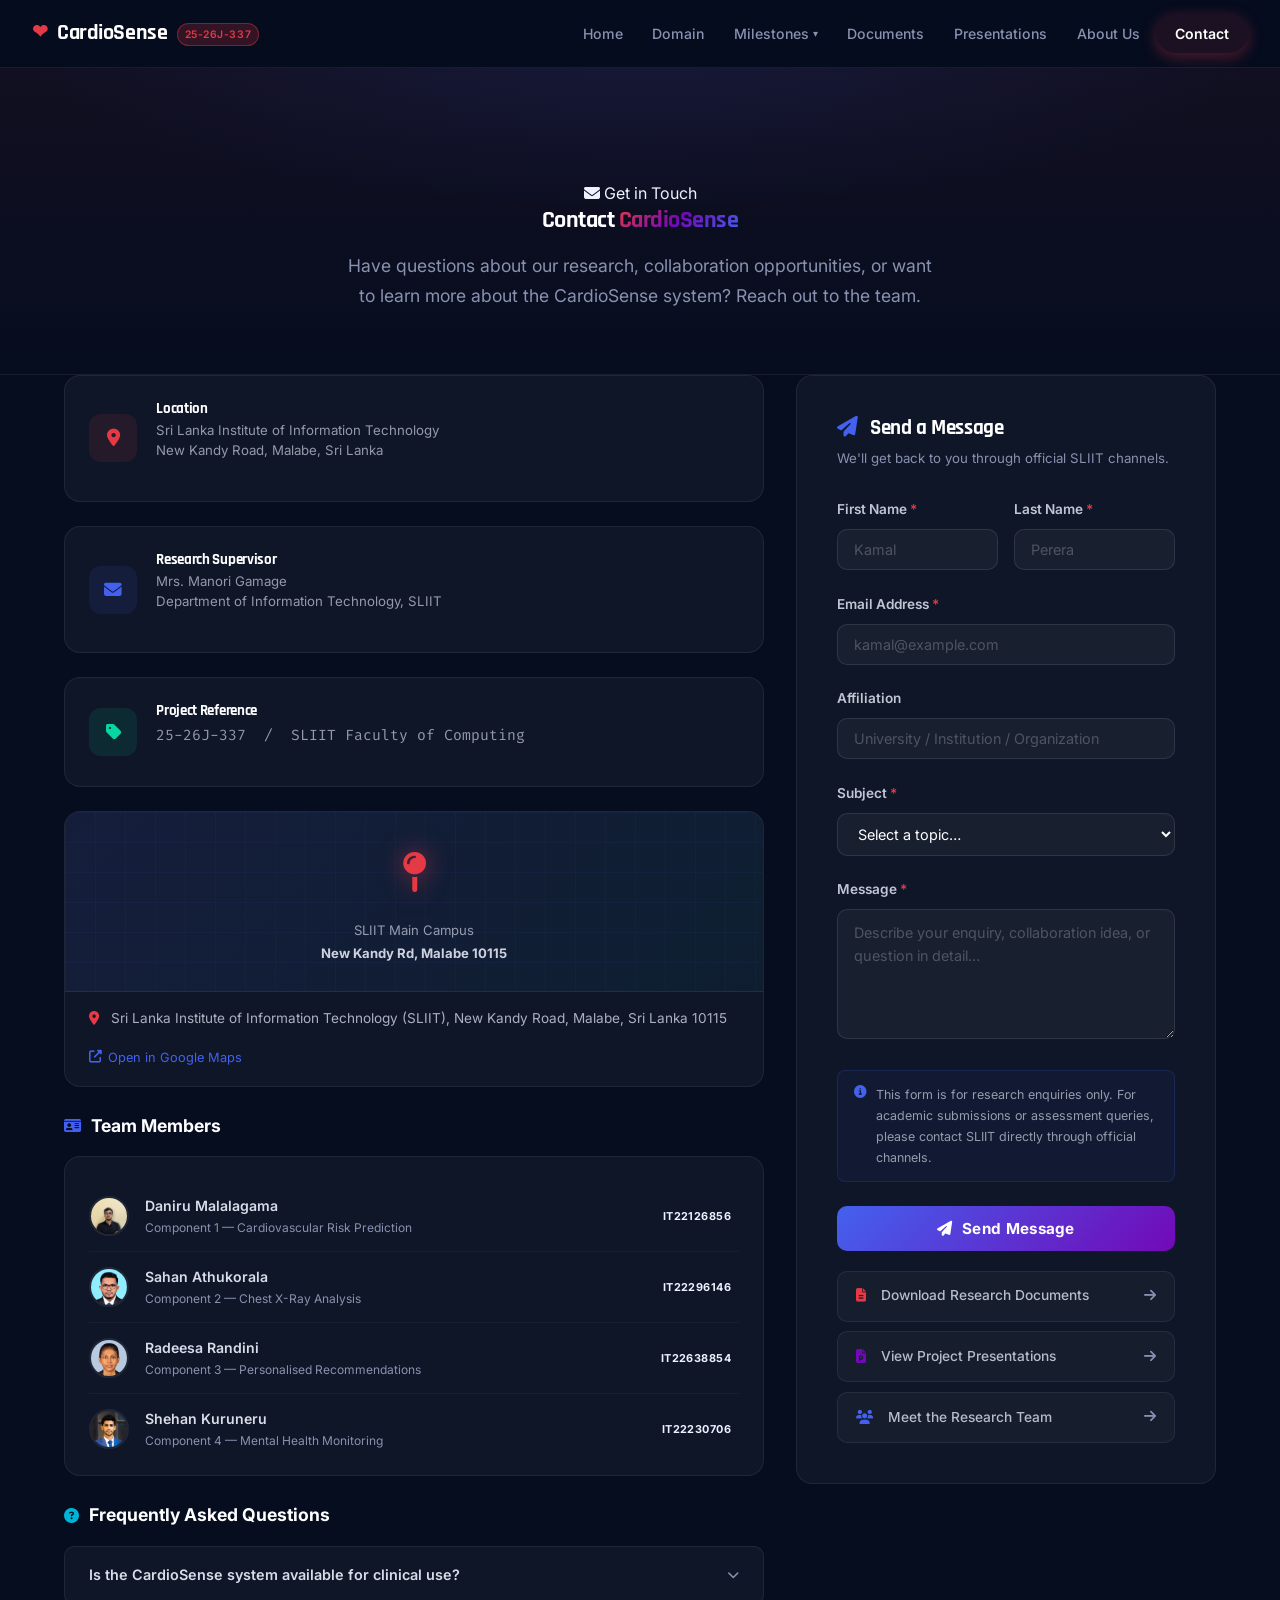
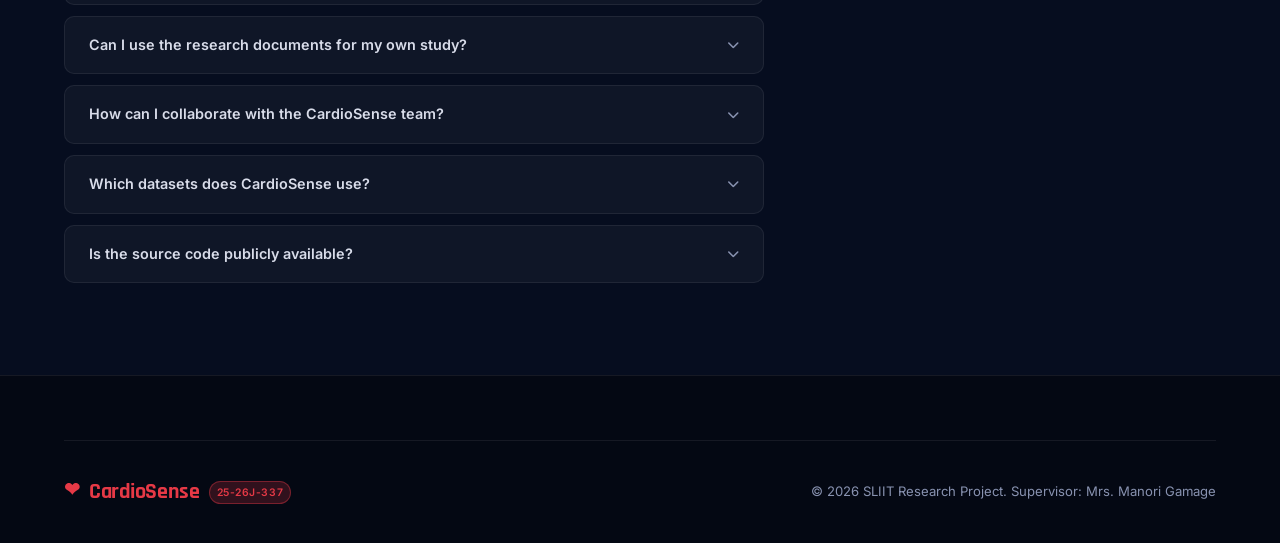
<file: contact.html>
<!DOCTYPE html>
<html lang="en">
<head>
<meta charset="UTF-8">
<meta name="viewport" content="width=device-width,initial-scale=1.0">
<title>Contact | CardioSense Research</title>
<link rel="preconnect" href="https://fonts.googleapis.com">
<link href="https://fonts.googleapis.com/css2?family=Inter:wght@300;400;500;600;700;800&family=Rajdhani:wght@500;600;700&family=Fira+Code:wght@400;500&display=swap" rel="stylesheet">
<link rel="stylesheet" href="https://cdnjs.cloudflare.com/ajax/libs/font-awesome/6.5.0/css/all.min.css">
<link rel="stylesheet" href="css/style.css">
<style>
/* ── Contact layout ─────────────────────────────────────── */
.contact-layout{
    display:grid;
    grid-template-columns:1fr 420px;
    gap:2rem;
    align-items:start;
}
@media(max-width:900px){
    .contact-layout{grid-template-columns:1fr}
}
/* ── Contact Form ── */
.contact-form-card{
    background:var(--bg-card);
    border:1px solid var(--border);
    border-radius:var(--r);
    padding:2.5rem;
    position:sticky;
    top:90px;
}
.form-group{margin-bottom:1.4rem}
.form-label{
    display:block;
    font-size:0.83rem;
    font-weight:600;
    color:rgba(238,242,255,0.85);
    margin-bottom:0.5rem;
}
.form-label span{color:var(--red)}
.form-control{
    width:100%;
    background:rgba(255,255,255,0.04);
    border:1px solid rgba(255,255,255,0.1);
    border-radius:10px;
    padding:11px 16px;
    font-size:0.9rem;
    color:#fff;
    font-family:'Inter',sans-serif;
    transition:border-color 0.2s ease,background 0.2s ease,box-shadow 0.2s ease;
    outline:none;
    box-sizing:border-box;
}
.form-control::placeholder{color:rgba(238,242,255,0.25)}
.form-control:focus{
    border-color:rgba(67,97,238,0.6);
    background:rgba(67,97,238,0.06);
    box-shadow:0 0 0 3px rgba(67,97,238,0.12);
}
textarea.form-control{resize:vertical;min-height:130px;line-height:1.6}
select.form-control option{background:var(--bg-card);color:#fff}
.form-row{display:grid;grid-template-columns:1fr 1fr;gap:1rem}
@media(max-width:500px){.form-row{grid-template-columns:1fr}}
.btn-send{
    width:100%;
    padding:13px;
    border-radius:10px;
    border:none;
    background:linear-gradient(135deg,var(--blue),var(--purple));
    color:#fff;
    font-size:0.95rem;
    font-weight:700;
    font-family:'Inter',sans-serif;
    cursor:pointer;
    transition:var(--transition);
    display:flex;
    align-items:center;
    justify-content:center;
    gap:0.6rem;
    letter-spacing:0.02em;
}
.btn-send:hover{filter:brightness(1.15);transform:translateY(-2px);box-shadow:0 8px 24px rgba(67,97,238,0.35)}
.btn-send:active{transform:translateY(0)}
/* ── Contact Info Panel ── */
.contact-info-wrap{display:flex;flex-direction:column;gap:1.5rem}
.contact-info-card{
    background:var(--bg-card);
    border:1px solid var(--border);
    border-radius:var(--r);
    overflow:hidden;
    transition:var(--transition);
}
.contact-info-card:hover{border-color:rgba(255,255,255,0.1);transform:translateX(4px)}
.contact-card-top{
    padding:1.5rem;
    display:flex;
    align-items:center;
    gap:1.2rem;
}
.contact-card-icon{
    width:48px;height:48px;
    border-radius:12px;
    display:flex;align-items:center;justify-content:center;
    flex-shrink:0;
    font-size:1.1rem;
}
.contact-card-text{flex:1}
.contact-card-text h4{font-size:0.95rem;font-weight:700;color:#fff;margin-bottom:0.25rem}
.contact-card-text p{font-size:0.83rem;color:rgba(238,242,255,0.6);line-height:1.5}
.contact-card-text a{color:inherit;text-decoration:none;transition:color 0.2s}
.contact-card-text a:hover{color:#fff}
.contact-divider{height:1px;background:var(--border)}
/* ── Team quick contacts ── */
.team-contacts{background:var(--bg-card);border:1px solid var(--border);border-radius:var(--r);padding:1.5rem}
.team-contact-item{
    display:flex;
    align-items:center;
    gap:1rem;
    padding:0.8rem 0;
    border-bottom:1px solid rgba(255,255,255,0.04);
    transition:var(--transition);
}
.team-contact-item:last-child{border-bottom:none;padding-bottom:0}
.team-contact-item:hover{padding-left:4px}
.tc-avatar{
    width:40px;height:40px;
    border-radius:50%;
    object-fit:cover;
    object-position:top;
    flex-shrink:0;
    border:2px solid var(--border);
}
.tc-info{flex:1}
.tc-name{font-size:0.88rem;font-weight:600;color:rgba(238,242,255,0.9)}
.tc-comp{font-size:0.75rem;color:var(--text-muted)}
.tc-badge{
    display:inline-flex;
    align-items:center;
    padding:2px 8px;
    border-radius:10px;
    font-size:0.68rem;
    font-weight:700;
    letter-spacing:0.04em;
}
/* ── Map placeholder ── */
.map-card{
    background:var(--bg-card);
    border:1px solid var(--border);
    border-radius:var(--r);
    overflow:hidden;
}
.map-placeholder{
    height:180px;
    background:linear-gradient(135deg,rgba(67,97,238,0.1),rgba(0,180,216,0.05));
    display:flex;flex-direction:column;
    align-items:center;justify-content:center;
    gap:0.8rem;
    border-bottom:1px solid var(--border);
    position:relative;
    overflow:hidden;
}
.map-grid{
    position:absolute;
    inset:0;
    background-image:
        linear-gradient(rgba(67,97,238,0.06) 1px,transparent 1px),
        linear-gradient(90deg,rgba(67,97,238,0.06) 1px,transparent 1px);
    background-size:30px 30px;
}
.map-pin{
    font-size:2.5rem;
    color:var(--red);
    filter:drop-shadow(0 0 12px rgba(230,57,70,0.6));
    position:relative;z-index:1;
    animation:pin-bounce 2s ease-in-out infinite;
}
@keyframes pin-bounce{
    0%,100%{transform:translateY(0)}
    50%{transform:translateY(-8px)}
}
.map-caption{font-size:0.82rem;color:rgba(238,242,255,0.6);position:relative;z-index:1;text-align:center}
.map-body{padding:1rem 1.5rem}
.map-address{font-size:0.85rem;color:rgba(238,242,255,0.7);line-height:1.6}
/* ── FAQ ── */
.faq-item{
    background:var(--bg-card);
    border:1px solid var(--border);
    border-radius:10px;
    margin-bottom:0.7rem;
    overflow:hidden;
}
.faq-q{
    padding:1rem 1.5rem;
    font-size:0.9rem;
    font-weight:600;
    color:rgba(238,242,255,0.9);
    cursor:pointer;
    display:flex;
    align-items:center;
    justify-content:space-between;
    gap:1rem;
    user-select:none;
    transition:background 0.2s;
}
.faq-q:hover{background:rgba(255,255,255,0.03)}
.faq-q .faq-arrow{font-size:0.75rem;color:var(--text-muted);transition:transform 0.3s ease;flex-shrink:0}
.faq-a{
    max-height:0;
    overflow:hidden;
    transition:max-height 0.4s ease,padding 0.3s ease;
    font-size:0.85rem;
    color:rgba(238,242,255,0.65);
    line-height:1.7;
    padding:0 1.5rem;
}
.faq-item.open .faq-a{max-height:300px;padding:0.5rem 1.5rem 1.2rem}
.faq-item.open .faq-arrow{transform:rotate(180deg);color:var(--blue)}
/* ── Section sub-heading ── */
.sub-heading{
    font-size:1.1rem;
    font-weight:700;
    color:#fff;
    margin-bottom:1rem;
    display:flex;
    align-items:center;
    gap:0.6rem;
}
.sub-heading i{font-size:0.95rem}
</style>
</head>
<body>

<!-- ══════════════ NAVBAR ══════════════ -->
<nav class="navbar">
  <div class="navbar-inner">
    <a href="index.html" class="nav-brand"><span class="heart">❤</span> CardioSense <span class="nav-badge">25-26J-337</span></a>
    <div class="nav-links" id="navLinks">
      <a href="index.html">Home</a>
      <a href="domain.html">Domain</a>
      <div class="nav-dropdown">
        <button class="nav-drop-btn">Milestones <span class="arrow">▾</span></button>
        <div class="dropdown-menu">
          <a href="milestones.html#proposal">Project Proposal <span class="drop-meta">Aug 2025</span></a>
          <div class="dropdown-divider"></div>
          <a href="milestones.html#pp1">Progress Presentation I <span class="drop-meta">Nov 2025</span></a>
          <div class="dropdown-divider"></div>
          <a href="milestones.html#pp2">Progress Presentation II <span class="drop-meta">Mar 2026</span></a>
          <div class="dropdown-divider"></div>
          <a href="milestones.html#final">Final Assessment <span class="drop-meta">May 2026</span></a>
        </div>
      </div>
      <a href="documents.html">Documents</a>
      <a href="presentations.html">Presentations</a>
      <a href="about.html">About Us</a>
      <a href="contact.html" class="nav-cta active">Contact</a>
    </div>
    <button class="hamburger" id="hamburger"><span></span><span></span><span></span></button>
  </div>
</nav>

<div class="page-content">

  <!-- ══════════════ PAGE HERO ══════════════ -->
  <section class="page-hero">
    <div class="container">
      <div class="page-hero-label"><i class="fa fa-envelope"></i> Get in Touch</div>
      <h1 class="page-hero-title">Contact <span class="gradient-text">CardioSense</span></h1>
      <p class="page-hero-sub">Have questions about our research, collaboration opportunities, or want to learn more about the CardioSense system? Reach out to the team.</p>
    </div>
  </section>

  <!-- ══════════════ MAIN CONTENT ══════════════ -->
  <section style="padding:0 0 5rem">
    <div class="container">

      <div class="contact-layout">

        <!-- ══ LEFT — INFO ══ -->
        <div class="contact-info-wrap">

          <!-- Info cards -->
          <div class="contact-info-card reveal">
            <div class="contact-card-top">
              <div class="contact-card-icon" style="background:rgba(230,57,70,0.1);color:var(--red)"><i class="fa fa-map-marker-alt"></i></div>
              <div class="contact-card-text">
                <h4>Location</h4>
                <p>Sri Lanka Institute of Information Technology<br>New Kandy Road, Malabe, Sri Lanka</p>
              </div>
            </div>
          </div>

          <div class="contact-info-card reveal">
            <div class="contact-card-top">
              <div class="contact-card-icon" style="background:rgba(67,97,238,0.1);color:var(--blue)"><i class="fa fa-envelope"></i></div>
              <div class="contact-card-text">
                <h4>Research Supervisor</h4>
                <p>Mrs. Manori Gamage<br>Department of Information Technology, SLIIT</p>
              </div>
            </div>
          </div>

          <div class="contact-info-card reveal">
            <div class="contact-card-top">
              <div class="contact-card-icon" style="background:rgba(6,214,160,0.1);color:var(--green)"><i class="fa fa-tag"></i></div>
              <div class="contact-card-text">
                <h4>Project Reference</h4>
                <p style="font-family:'Fira Code',monospace;font-size:0.92rem">25-26J-337 &nbsp;/&nbsp; SLIIT Faculty of Computing</p>
              </div>
            </div>
          </div>

          <!-- Map -->
          <div class="map-card reveal">
            <div class="map-placeholder">
              <div class="map-grid"></div>
              <div class="map-pin"><i class="fa fa-map-pin"></i></div>
              <div class="map-caption">SLIIT Main Campus<br><strong style="color:rgba(238,242,255,0.85)">New Kandy Rd, Malabe 10115</strong></div>
            </div>
            <div class="map-body">
              <div class="map-address">
                <i class="fa fa-location-dot" style="color:var(--red);margin-right:0.5rem"></i>
                Sri Lanka Institute of Information Technology (SLIIT), New Kandy Road, Malabe, Sri Lanka 10115
              </div>
              <div style="margin-top:0.8rem">
                <a href="https://maps.google.com/?q=SLIIT+Malabe" target="_blank" rel="noopener" style="display:inline-flex;align-items:center;gap:0.4rem;font-size:0.8rem;color:var(--blue);text-decoration:none;transition:color 0.2s" onmouseover="this.style.color='var(--cyan)'" onmouseout="this.style.color='var(--blue)'">
                  <i class="fa fa-external-link-alt"></i> Open in Google Maps
                </a>
              </div>
            </div>
          </div>

          <!-- Team contacts -->
          <div class="reveal">
            <div class="sub-heading"><i class="fa fa-id-card" style="color:var(--blue)"></i> Team Members</div>
            <div class="team-contacts">
              <div class="team-contact-item">
                <img src="Profile/Daniru Malalagama.jpeg" alt="Daniru" class="tc-avatar" onerror="this.style.display='none'">
                <div class="tc-info">
                  <div class="tc-name">Daniru Malalagama</div>
                  <div class="tc-comp">Component 1 — Cardiovascular Risk Prediction</div>
                </div>
                <span class="tc-badge badge-c1">IT22126856</span>
              </div>
              <div class="team-contact-item">
                <img src="Profile/Sahan Athukorala.jpeg" alt="Sahan" class="tc-avatar" onerror="this.style.display='none'">
                <div class="tc-info">
                  <div class="tc-name">Sahan Athukorala</div>
                  <div class="tc-comp">Component 2 — Chest X-Ray Analysis</div>
                </div>
                <span class="tc-badge badge-c2">IT22296146</span>
              </div>
              <div class="team-contact-item">
                <img src="Profile/Radeesa Randini.jpeg" alt="Radeesa" class="tc-avatar" onerror="this.style.display='none'">
                <div class="tc-info">
                  <div class="tc-name">Radeesa Randini</div>
                  <div class="tc-comp">Component 3 — Personalised Recommendations</div>
                </div>
                <span class="tc-badge badge-c3">IT22638854</span>
              </div>
              <div class="team-contact-item">
                <img src="Profile/Shehan Kuruneru.jpeg" alt="Shehan" class="tc-avatar" onerror="this.style.display='none'">
                <div class="tc-info">
                  <div class="tc-name">Shehan Kuruneru</div>
                  <div class="tc-comp">Component 4 — Mental Health Monitoring</div>
                </div>
                <span class="tc-badge badge-c4">IT22230706</span>
              </div>
            </div>
          </div>

          <!-- FAQ -->
          <div class="reveal">
            <div class="sub-heading"><i class="fa fa-question-circle" style="color:var(--cyan)"></i> Frequently Asked Questions</div>

            <div class="faq-item">
              <div class="faq-q">Is the CardioSense system available for clinical use? <i class="fa fa-chevron-down faq-arrow"></i></div>
              <div class="faq-a">CardioSense is currently a research prototype developed as part of an undergraduate research project at SLIIT. It is not yet approved or deployed for clinical use. All results are for research and demonstration purposes only.</div>
            </div>
            <div class="faq-item">
              <div class="faq-q">Can I use the research documents for my own study? <i class="fa fa-chevron-down faq-arrow"></i></div>
              <div class="faq-a">Yes — the research reports are shared for academic reference. Please cite each document appropriately using the citation format provided on the Documents page. Contact the team for clarification on usage rights.</div>
            </div>
            <div class="faq-item">
              <div class="faq-q">How can I collaborate with the CardioSense team? <i class="fa fa-chevron-down faq-arrow"></i></div>
              <div class="faq-a">We welcome academic collaboration, feedback from clinicians, and dataset sharing for validation purposes. Use the contact form to reach us with collaboration proposals, and we will respond through SLIIT channels.</div>
            </div>
            <div class="faq-item">
              <div class="faq-q">Which datasets does CardioSense use? <i class="fa fa-chevron-down faq-arrow"></i></div>
              <div class="faq-a">Component 1 uses the UCI Heart Disease Dataset. Component 2 uses the CheXpert chest X-ray dataset. Components 3 and 4 use proprietary compiled datasets with appropriate ethical clearance.</div>
            </div>
            <div class="faq-item">
              <div class="faq-q">Is the source code publicly available? <i class="fa fa-chevron-down faq-arrow"></i></div>
              <div class="faq-a">The project source code is a private academic submission. A code release may be considered post-assessment completion. Contact the supervisor or team for academic access requests.</div>
            </div>

          </div>

        </div><!-- /info-wrap -->

        <!-- ══ RIGHT — FORM ══ -->
        <div>
          <div class="contact-form-card reveal">
            <h3 style="color:#fff;margin-bottom:0.4rem;font-size:1.3rem;font-weight:700"><i class="fa fa-paper-plane" style="color:var(--blue);margin-right:0.5rem"></i> Send a Message</h3>
            <p style="font-size:0.83rem;color:var(--text-muted);margin-bottom:1.8rem">We'll get back to you through official SLIIT channels.</p>

            <form id="contactForm" novalidate>
              <div class="form-row">
                <div class="form-group">
                  <label class="form-label" for="firstName">First Name <span>*</span></label>
                  <input type="text" id="firstName" class="form-control" placeholder="Kamal" required>
                </div>
                <div class="form-group">
                  <label class="form-label" for="lastName">Last Name <span>*</span></label>
                  <input type="text" id="lastName" class="form-control" placeholder="Perera" required>
                </div>
              </div>
              <div class="form-group">
                <label class="form-label" for="email">Email Address <span>*</span></label>
                <input type="email" id="email" class="form-control" placeholder="kamal@example.com" required>
              </div>
              <div class="form-group">
                <label class="form-label" for="affiliation">Affiliation</label>
                <input type="text" id="affiliation" class="form-control" placeholder="University / Institution / Organization">
              </div>
              <div class="form-group">
                <label class="form-label" for="subject">Subject <span>*</span></label>
                <select id="subject" class="form-control" required>
                  <option value="" disabled selected>Select a topic…</option>
                  <option>Research Enquiry</option>
                  <option>Collaboration Proposal</option>
                  <option>Dataset / Data Access</option>
                  <option>Component 1 — Risk Prediction</option>
                  <option>Component 2 — CXR Analysis</option>
                  <option>Component 3 — Recommendations</option>
                  <option>Component 4 — Mental Health Bot</option>
                  <option>General Question</option>
                  <option>Other</option>
                </select>
              </div>
              <div class="form-group">
                <label class="form-label" for="message">Message <span>*</span></label>
                <textarea id="message" class="form-control" placeholder="Describe your enquiry, collaboration idea, or question in detail…" required></textarea>
              </div>

              <div style="background:rgba(67,97,238,0.06);border:1px solid rgba(67,97,238,0.18);border-radius:8px;padding:0.8rem 1rem;margin-bottom:1.5rem;font-size:0.78rem;color:rgba(238,242,255,0.6);display:flex;gap:0.6rem;align-items:flex-start">
                <i class="fa fa-info-circle" style="color:var(--blue);margin-top:2px;flex-shrink:0"></i>
                <span>This form is for research enquiries only. For academic submissions or assessment queries, please contact SLIIT directly through official channels.</span>
              </div>

              <button type="submit" class="btn-send">
                <i class="fa fa-paper-plane"></i> Send Message
              </button>
            </form>

            <!-- Quick links — inside the sticky card to avoid scroll overlap -->
            <div style="margin-top:1.2rem;display:flex;flex-direction:column;gap:0.6rem">
              <a href="documents.html" style="display:flex;align-items:center;justify-content:space-between;background:rgba(255,255,255,0.03);border:1px solid var(--border);border-radius:10px;padding:0.8rem 1.1rem;text-decoration:none;color:rgba(238,242,255,0.75);font-size:0.86rem;font-weight:500;transition:var(--transition)" onmouseover="this.style.borderColor='rgba(255,255,255,0.12)';this.style.background='rgba(255,255,255,0.06)';this.style.color='#fff'" onmouseout="this.style.borderColor='';this.style.background='rgba(255,255,255,0.03)';this.style.color=''">
                <span><i class="fa fa-file-alt" style="color:var(--red);margin-right:0.7rem"></i> Download Research Documents</span>
                <i class="fa fa-arrow-right" style="color:var(--text-muted)"></i>
              </a>
              <a href="presentations.html" style="display:flex;align-items:center;justify-content:space-between;background:rgba(255,255,255,0.03);border:1px solid var(--border);border-radius:10px;padding:0.8rem 1.1rem;text-decoration:none;color:rgba(238,242,255,0.75);font-size:0.86rem;font-weight:500;transition:var(--transition)" onmouseover="this.style.borderColor='rgba(255,255,255,0.12)';this.style.background='rgba(255,255,255,0.06)';this.style.color='#fff'" onmouseout="this.style.borderColor='';this.style.background='rgba(255,255,255,0.03)';this.style.color=''">
                <span><i class="fa fa-file-powerpoint" style="color:var(--purple);margin-right:0.7rem"></i> View Project Presentations</span>
                <i class="fa fa-arrow-right" style="color:var(--text-muted)"></i>
              </a>
              <a href="about.html" style="display:flex;align-items:center;justify-content:space-between;background:rgba(255,255,255,0.03);border:1px solid var(--border);border-radius:10px;padding:0.8rem 1.1rem;text-decoration:none;color:rgba(238,242,255,0.75);font-size:0.86rem;font-weight:500;transition:var(--transition)" onmouseover="this.style.borderColor='rgba(255,255,255,0.12)';this.style.background='rgba(255,255,255,0.06)';this.style.color='#fff'" onmouseout="this.style.borderColor='';this.style.background='rgba(255,255,255,0.03)';this.style.color=''">
                <span><i class="fa fa-users" style="color:var(--blue);margin-right:0.7rem"></i> Meet the Research Team</span>
                <i class="fa fa-arrow-right" style="color:var(--text-muted)"></i>
              </a>
            </div>

          </div><!-- /form-card -->

        </div><!-- /right col -->

      </div><!-- /contact-layout -->

    </div>
  </section>

</div><!-- /page-content -->

<footer class="footer">
  <div class="container">
    <div class="footer-bottom" style="padding-top:2rem;border-top:1px solid var(--border)">
      <a href="index.html" class="nav-brand"><span class="heart">❤</span> CardioSense <span class="nav-badge">25-26J-337</span></a>
      <span style="font-size:0.82rem;color:var(--text-muted)">© <span id="year"></span> SLIIT Research Project. Supervisor: Mrs. Manori Gamage</span>
    </div>
  </div>
</footer>

<script src="js/main.js"></script>
<script>
/* ── FAQ Accordion ─────────────────────────────────────── */
document.querySelectorAll('.faq-q').forEach(q => {
    q.addEventListener('click', () => {
        const item = q.closest('.faq-item');
        const wasOpen = item.classList.contains('open');
        document.querySelectorAll('.faq-item').forEach(i => i.classList.remove('open'));
        if (!wasOpen) item.classList.add('open');
    });
});
</script>
</body>
</html>
</file>
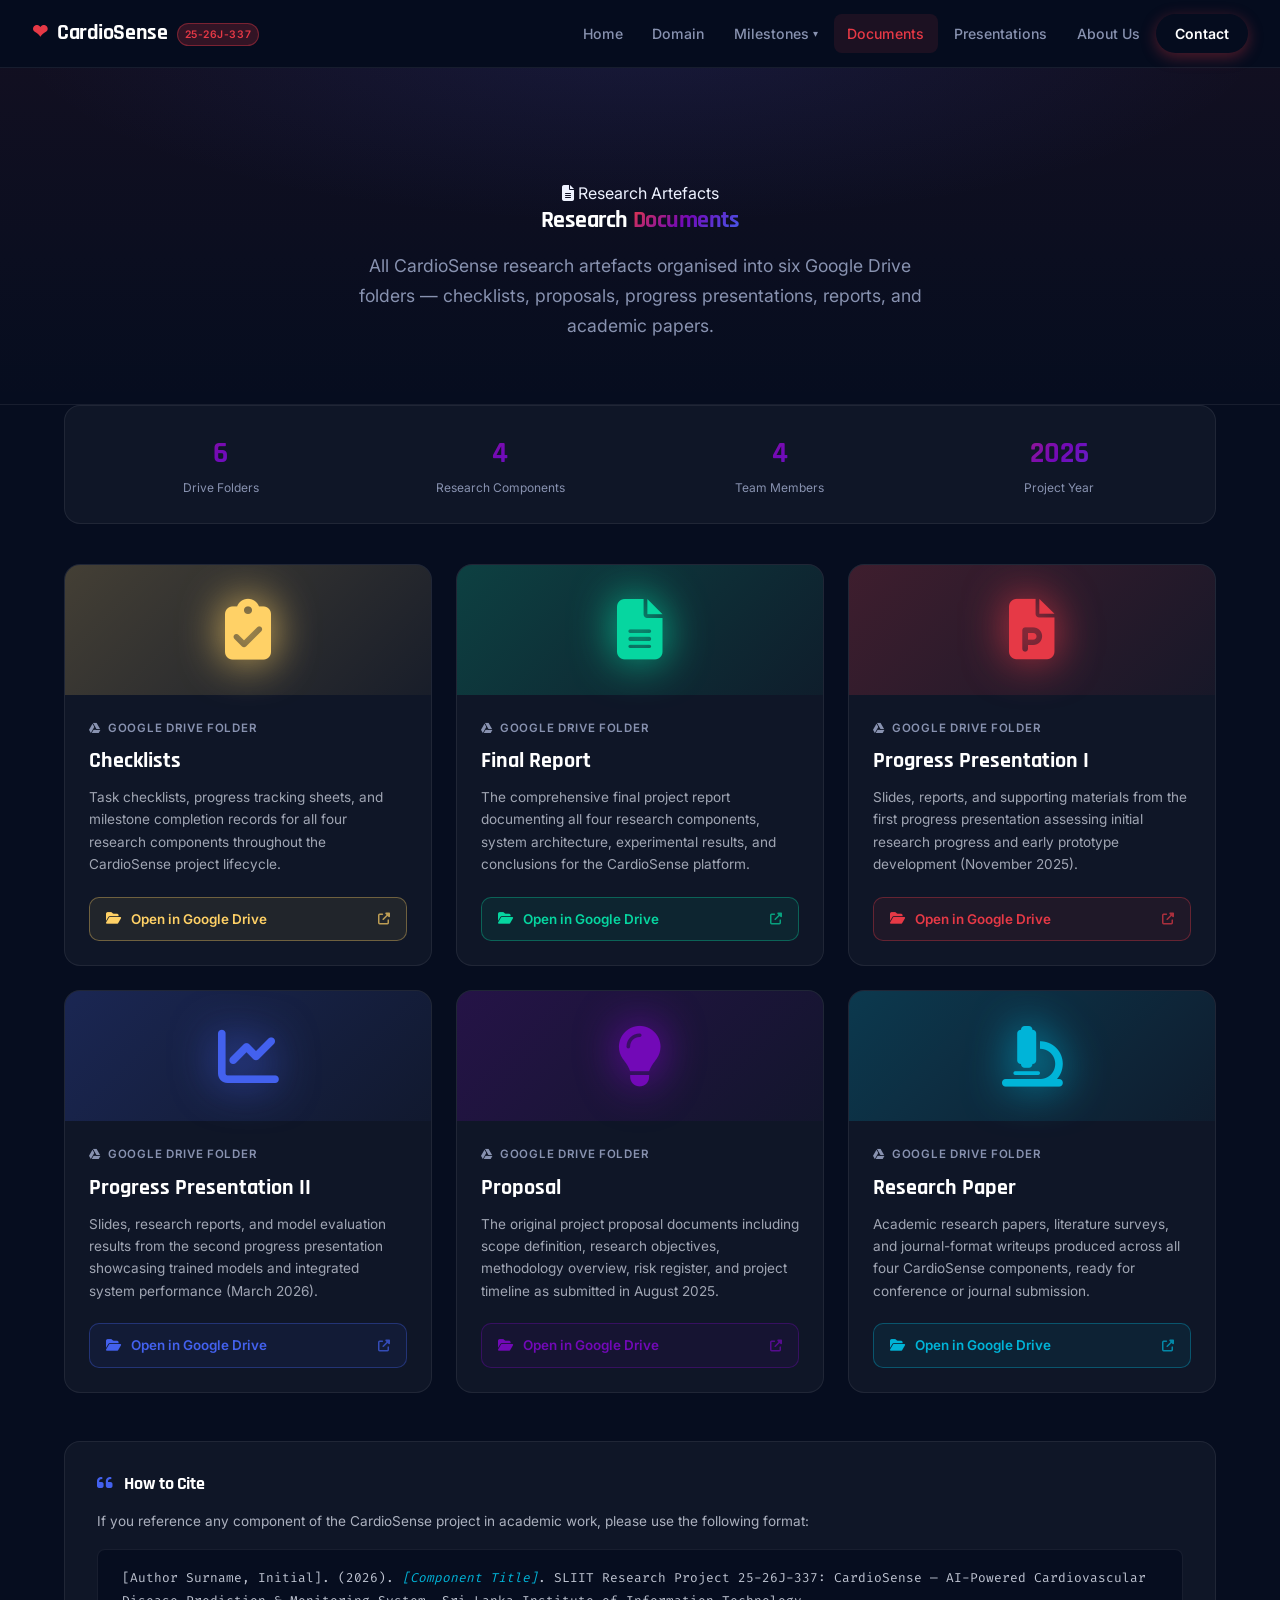
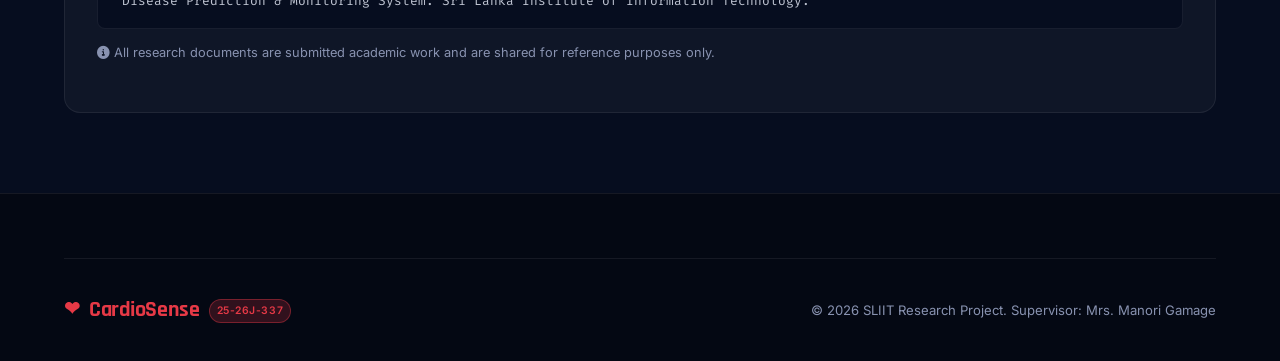
<file: documents.html>
<!DOCTYPE html>
<html lang="en">
<head>
<meta charset="UTF-8">
<meta name="viewport" content="width=device-width,initial-scale=1.0">
<title>Documents | CardioSense Research</title>
<link rel="preconnect" href="https://fonts.googleapis.com">
<link href="https://fonts.googleapis.com/css2?family=Inter:wght@300;400;500;600;700;800&family=Rajdhani:wght@500;600;700&family=Fira+Code:wght@400;500&display=swap" rel="stylesheet">
<link rel="stylesheet" href="https://cdnjs.cloudflare.com/ajax/libs/font-awesome/6.5.0/css/all.min.css">
<link rel="stylesheet" href="css/style.css">
<style>
/* ── Document Cards ─────────────────────────────────────── */
.doc-grid{
    display:grid;
    grid-template-columns:repeat(auto-fill,minmax(340px,1fr));
    gap:1.5rem;
}
.doc-card{
    background:var(--bg-card);
    border:1px solid var(--border);
    border-radius:var(--r);
    overflow:hidden;
    transition:var(--transition);
    display:flex;
    flex-direction:column;
    position:relative;
}
.doc-card::after{
    content:'';
    position:absolute;
    inset:0;
    border-radius:var(--r);
    opacity:0;
    transition:opacity 0.3s ease;
    pointer-events:none;
}
.doc-card:hover{transform:translateY(-6px);border-color:rgba(255,255,255,0.12);box-shadow:0 20px 50px rgba(0,0,0,0.4)}
.doc-card-banner{
    height:140px;
    display:flex;
    align-items:center;
    justify-content:center;
    position:relative;
    overflow:hidden;
}
.doc-card-banner::before{
    content:'';
    position:absolute;
    inset:0;
    background:inherit;
    filter:blur(20px);
    opacity:0.3;
    transform:scale(1.2);
}
.banner-c1{background:linear-gradient(135deg,rgba(230,57,70,0.3),rgba(230,57,70,0.05))}
.banner-c2{background:linear-gradient(135deg,rgba(67,97,238,0.3),rgba(67,97,238,0.05))}
.banner-c3{background:linear-gradient(135deg,rgba(0,180,216,0.3),rgba(0,180,216,0.05))}
.banner-c4{background:linear-gradient(135deg,rgba(114,9,183,0.3),rgba(114,9,183,0.05))}
.banner-combined{background:linear-gradient(135deg,rgba(6,214,160,0.3),rgba(67,97,238,0.1))}
.doc-icon{
    font-size:3.5rem;
    position:relative;
    z-index:1;
    filter:drop-shadow(0 0 20px currentColor);
}
.doc-body{padding:1.5rem;flex:1;display:flex;flex-direction:column}
.doc-comp-badge{
    display:inline-flex;
    align-items:center;
    gap:6px;
    padding:3px 10px;
    border-radius:20px;
    font-size:0.72rem;
    font-weight:700;
    letter-spacing:0.06em;
    text-transform:uppercase;
    margin-bottom:0.8rem;
}
.badge-c1{background:rgba(230,57,70,0.15);color:var(--red);border:1px solid rgba(230,57,70,0.3)}
.badge-c2{background:rgba(67,97,238,0.15);color:var(--blue);border:1px solid rgba(67,97,238,0.3)}
.badge-c3{background:rgba(0,180,216,0.15);color:var(--cyan);border:1px solid rgba(0,180,216,0.3)}
.badge-c4{background:rgba(114,9,183,0.15);color:var(--purple);border:1px solid rgba(114,9,183,0.3)}
.badge-combined{background:rgba(6,214,160,0.15);color:var(--green);border:1px solid rgba(6,214,160,0.3)}
.doc-title{font-size:1.1rem;font-weight:700;color:#fff;margin-bottom:0.4rem;line-height:1.3}
.doc-author{font-size:0.82rem;color:var(--text-muted);margin-bottom:0.8rem;display:flex;align-items:center;gap:0.5rem}
.doc-author i{font-size:0.75rem}
.doc-desc{font-size:0.85rem;color:rgba(238,242,255,0.7);line-height:1.6;flex:1;margin-bottom:1.2rem}
.doc-meta-row{display:flex;gap:0.6rem;flex-wrap:wrap;margin-bottom:1.2rem}
.doc-tag{
    display:inline-flex;
    align-items:center;
    gap:4px;
    padding:3px 9px;
    border-radius:14px;
    font-size:0.72rem;
    background:rgba(255,255,255,0.05);
    border:1px solid rgba(255,255,255,0.08);
    color:rgba(238,242,255,0.6);
}
.doc-footer{
    padding:1rem 1.5rem;
    border-top:1px solid var(--border);
    display:flex;
    align-items:center;
    justify-content:space-between;
    gap:0.8rem;
    flex-wrap:wrap;
}
.doc-file-info{font-size:0.78rem;color:var(--text-muted);display:flex;align-items:center;gap:0.4rem}
.btn-download{
    display:inline-flex;
    align-items:center;
    gap:0.5rem;
    padding:7px 16px;
    border-radius:8px;
    font-size:0.82rem;
    font-weight:600;
    text-decoration:none;
    transition:var(--transition);
    border:1px solid;
}
.btn-dl-c1{background:rgba(230,57,70,0.1);color:var(--red);border-color:rgba(230,57,70,0.3)}
.btn-dl-c1:hover{background:rgba(230,57,70,0.25)}
.btn-dl-c2{background:rgba(67,97,238,0.1);color:var(--blue);border-color:rgba(67,97,238,0.3)}
.btn-dl-c2:hover{background:rgba(67,97,238,0.25)}
.btn-dl-c3{background:rgba(0,180,216,0.1);color:var(--cyan);border-color:rgba(0,180,216,0.3)}
.btn-dl-c3:hover{background:rgba(0,180,216,0.25)}
.btn-dl-c4{background:rgba(114,9,183,0.1);color:var(--purple);border-color:rgba(114,9,183,0.3)}
.btn-dl-c4:hover{background:rgba(114,9,183,0.25)}
/* ── Section Separator ─── */
.section-sep{
    display:flex;
    align-items:center;
    gap:1rem;
    margin:3rem 0 1.5rem;
}
.section-sep h2{font-size:1.2rem;font-weight:700;color:#fff;white-space:nowrap}
.section-sep::before,.section-sep::after{
    content:'';flex:1;height:1px;
    background:linear-gradient(90deg,transparent,var(--border));
}
.section-sep::before{background:linear-gradient(90deg,transparent,var(--border))}
.section-sep::after{background:linear-gradient(90deg,var(--border),transparent)}
/* ── Stats banner ─── */
.doc-stats{
    display:grid;
    grid-template-columns:repeat(4,1fr);
    gap:1rem;
    background:var(--bg-card);
    border:1px solid var(--border);
    border-radius:var(--r);
    padding:1.5rem;
    margin-bottom:2.5rem;
}
.doc-stat{text-align:center}
.doc-stat-num{font-size:1.8rem;font-weight:800;font-family:'Rajdhani',sans-serif}
.doc-stat-label{font-size:0.75rem;color:var(--text-muted)}
@media(max-width:600px){
    .doc-stats{grid-template-columns:repeat(2,1fr)}
}
/* ── Drive Folder Cards ─────────────────────────────────── */
.drive-folders-grid{
    display:grid;
    grid-template-columns:repeat(auto-fill,minmax(300px,1fr));
    gap:1.5rem;
    margin-bottom:3rem;
}
.drive-folder-card{
    display:flex;
    flex-direction:column;
    background:var(--bg-card);
    border:1px solid var(--border);
    border-radius:var(--r);
    overflow:hidden;
    text-decoration:none;
    transition:var(--transition);
}
.drive-folder-card:hover{
    transform:translateY(-8px);
    border-color:rgba(255,255,255,0.13);
    box-shadow:0 24px 56px rgba(0,0,0,0.45);
}
.drive-folder-banner{
    height:130px;
    display:flex;
    align-items:center;
    justify-content:center;
    flex-shrink:0;
}
.drive-folder-icon{
    font-size:3.8rem;
    filter:drop-shadow(0 0 22px currentColor);
}
.drive-folder-body{
    padding:1.5rem;
    display:flex;
    flex-direction:column;
    flex:1;
}
.drive-folder-label{
    font-size:0.72rem;
    font-weight:600;
    letter-spacing:0.06em;
    text-transform:uppercase;
    color:var(--text-muted);
    margin-bottom:0.6rem;
    display:flex;
    align-items:center;
    gap:0.4rem;
}
.drive-folder-title{
    font-size:1.4rem;
    font-weight:800;
    color:#fff;
    margin-bottom:0.7rem;
    font-family:'Rajdhani',sans-serif;
    line-height:1.2;
}
.drive-folder-desc{
    font-size:0.85rem;
    color:rgba(238,242,255,0.65);
    line-height:1.65;
    flex:1;
    margin-bottom:1.3rem;
}
.drive-folder-btn{
    display:flex;
    align-items:center;
    gap:0.6rem;
    padding:10px 16px;
    border-radius:10px;
    font-size:0.84rem;
    font-weight:600;
    border:1px solid;
    transition:var(--transition);
}
.drive-folder-card:hover .drive-folder-btn{
    filter:brightness(1.2);
}
@media(max-width:640px){
    .drive-folders-grid{grid-template-columns:1fr}
}
</style>
</head>
<body>

<!-- ══════════════ NAVBAR ══════════════ -->
<nav class="navbar">
  <div class="navbar-inner">
    <a href="index.html" class="nav-brand"><span class="heart">❤</span> CardioSense <span class="nav-badge">25-26J-337</span></a>
    <div class="nav-links" id="navLinks">
      <a href="index.html">Home</a>
      <a href="domain.html">Domain</a>
      <div class="nav-dropdown">
        <button class="nav-drop-btn">Milestones <span class="arrow">▾</span></button>
        <div class="dropdown-menu">
          <a href="milestones.html#proposal">Project Proposal <span class="drop-meta">Aug 2025</span></a>
          <div class="dropdown-divider"></div>
          <a href="milestones.html#pp1">Progress Presentation I <span class="drop-meta">Nov 2025</span></a>
          <div class="dropdown-divider"></div>
          <a href="milestones.html#pp2">Progress Presentation II <span class="drop-meta">Mar 2026</span></a>
          <div class="dropdown-divider"></div>
          <a href="milestones.html#final">Final Assessment <span class="drop-meta">May 2026</span></a>
        </div>
      </div>
      <a href="documents.html" class="active">Documents</a>
      <a href="presentations.html">Presentations</a>
      <a href="about.html">About Us</a>
      <a href="contact.html" class="nav-cta">Contact</a>
    </div>
    <button class="hamburger" id="hamburger"><span></span><span></span><span></span></button>
  </div>
</nav>

<div class="page-content">

  <!-- ══════════════ PAGE HERO ══════════════ -->
  <section class="page-hero">
    <div class="container">
      <div class="page-hero-label"><i class="fa fa-file-alt"></i> Research Artefacts</div>
      <h1 class="page-hero-title">Research <span class="gradient-text">Documents</span></h1>
      <p class="page-hero-sub">All CardioSense research artefacts organised into six Google Drive folders — checklists, proposals, progress presentations, reports, and academic papers.</p>
    </div>
  </section>

  <!-- ══════════════ MAIN CONTENT ══════════════ -->
  <section style="padding:0 0 5rem">
    <div class="container">

      <!-- Quick stats -->
      <div class="doc-stats reveal">
        <div class="doc-stat"><div class="doc-stat-num gradient-text">6</div><div class="doc-stat-label">Drive Folders</div></div>
        <div class="doc-stat"><div class="doc-stat-num gradient-text">4</div><div class="doc-stat-label">Research Components</div></div>
        <div class="doc-stat"><div class="doc-stat-num gradient-text">4</div><div class="doc-stat-label">Team Members</div></div>
        <div class="doc-stat"><div class="doc-stat-num gradient-text">2026</div><div class="doc-stat-label">Project Year</div></div>
      </div>

      <!-- ── Google Drive Folders ── -->
      <div class="drive-folders-grid">

        <!-- Checklists -->
        <a class="drive-folder-card reveal" href="https://drive.google.com/drive/folders/17xlNoRSAdWFprAcRqcvHGKCEXi6Zf4kK?usp=sharing" target="_blank" rel="noopener">
          <div class="drive-folder-banner" style="background:linear-gradient(135deg,rgba(255,209,102,0.22),rgba(255,209,102,0.04))">
            <i class="fa fa-clipboard-check drive-folder-icon" style="color:var(--yellow)"></i>
          </div>
          <div class="drive-folder-body">
            <div class="drive-folder-label"><i class="fa fa-brands fa-google-drive"></i> Google Drive Folder</div>
            <div class="drive-folder-title">Checklists</div>
            <div class="drive-folder-desc">Task checklists, progress tracking sheets, and milestone completion records for all four research components throughout the CardioSense project lifecycle.</div>
            <div class="drive-folder-btn" style="color:var(--yellow);border-color:rgba(255,209,102,0.35);background:rgba(255,209,102,0.08)">
              <i class="fa fa-folder-open"></i> Open in Google Drive <i class="fa fa-external-link-alt" style="margin-left:auto;font-size:0.75rem;opacity:0.7"></i>
            </div>
          </div>
        </a>

        <!-- Final Report -->
        <a class="drive-folder-card reveal" href="https://drive.google.com/drive/folders/1fs8ghsUbcJVN7EDDfhbHHmqxwMFt3_qj?usp=sharing" target="_blank" rel="noopener">
          <div class="drive-folder-banner" style="background:linear-gradient(135deg,rgba(6,214,160,0.22),rgba(6,214,160,0.04))">
            <i class="fa fa-file-lines drive-folder-icon" style="color:var(--green)"></i>
          </div>
          <div class="drive-folder-body">
            <div class="drive-folder-label"><i class="fa fa-brands fa-google-drive"></i> Google Drive Folder</div>
            <div class="drive-folder-title">Final Report</div>
            <div class="drive-folder-desc">The comprehensive final project report documenting all four research components, system architecture, experimental results, and conclusions for the CardioSense platform.</div>
            <div class="drive-folder-btn" style="color:var(--green);border-color:rgba(6,214,160,0.35);background:rgba(6,214,160,0.08)">
              <i class="fa fa-folder-open"></i> Open in Google Drive <i class="fa fa-external-link-alt" style="margin-left:auto;font-size:0.75rem;opacity:0.7"></i>
            </div>
          </div>
        </a>

        <!-- PP1 -->
        <a class="drive-folder-card reveal" href="https://drive.google.com/drive/folders/1U2GaK_0Kjokt4dYo0YEuvsdKcZICF51g?usp=sharing" target="_blank" rel="noopener">
          <div class="drive-folder-banner" style="background:linear-gradient(135deg,rgba(230,57,70,0.22),rgba(230,57,70,0.04))">
            <i class="fa fa-file-powerpoint drive-folder-icon" style="color:var(--red)"></i>
          </div>
          <div class="drive-folder-body">
            <div class="drive-folder-label"><i class="fa fa-brands fa-google-drive"></i> Google Drive Folder</div>
            <div class="drive-folder-title">Progress Presentation I</div>
            <div class="drive-folder-desc">Slides, reports, and supporting materials from the first progress presentation assessing initial research progress and early prototype development (November 2025).</div>
            <div class="drive-folder-btn" style="color:var(--red);border-color:rgba(230,57,70,0.35);background:rgba(230,57,70,0.08)">
              <i class="fa fa-folder-open"></i> Open in Google Drive <i class="fa fa-external-link-alt" style="margin-left:auto;font-size:0.75rem;opacity:0.7"></i>
            </div>
          </div>
        </a>

        <!-- PP2 -->
        <a class="drive-folder-card reveal" href="https://drive.google.com/drive/folders/1QekkV6Tus_Kd_YRNi2PM75vPVpVBp3UH?usp=sharing" target="_blank" rel="noopener">
          <div class="drive-folder-banner" style="background:linear-gradient(135deg,rgba(67,97,238,0.22),rgba(67,97,238,0.04))">
            <i class="fa fa-chart-line drive-folder-icon" style="color:var(--blue)"></i>
          </div>
          <div class="drive-folder-body">
            <div class="drive-folder-label"><i class="fa fa-brands fa-google-drive"></i> Google Drive Folder</div>
            <div class="drive-folder-title">Progress Presentation II</div>
            <div class="drive-folder-desc">Slides, research reports, and model evaluation results from the second progress presentation showcasing trained models and integrated system performance (March 2026).</div>
            <div class="drive-folder-btn" style="color:var(--blue);border-color:rgba(67,97,238,0.35);background:rgba(67,97,238,0.08)">
              <i class="fa fa-folder-open"></i> Open in Google Drive <i class="fa fa-external-link-alt" style="margin-left:auto;font-size:0.75rem;opacity:0.7"></i>
            </div>
          </div>
        </a>

        <!-- Proposal -->
        <a class="drive-folder-card reveal" href="https://drive.google.com/drive/folders/1eXiak_H60taJql2OtDvqG5LyOSAAOBMq?usp=sharing" target="_blank" rel="noopener">
          <div class="drive-folder-banner" style="background:linear-gradient(135deg,rgba(114,9,183,0.22),rgba(114,9,183,0.04))">
            <i class="fa fa-lightbulb drive-folder-icon" style="color:var(--purple)"></i>
          </div>
          <div class="drive-folder-body">
            <div class="drive-folder-label"><i class="fa fa-brands fa-google-drive"></i> Google Drive Folder</div>
            <div class="drive-folder-title">Proposal</div>
            <div class="drive-folder-desc">The original project proposal documents including scope definition, research objectives, methodology overview, risk register, and project timeline as submitted in August 2025.</div>
            <div class="drive-folder-btn" style="color:var(--purple);border-color:rgba(114,9,183,0.35);background:rgba(114,9,183,0.08)">
              <i class="fa fa-folder-open"></i> Open in Google Drive <i class="fa fa-external-link-alt" style="margin-left:auto;font-size:0.75rem;opacity:0.7"></i>
            </div>
          </div>
        </a>

        <!-- Research Paper -->
        <a class="drive-folder-card reveal" href="https://drive.google.com/drive/folders/1BzjrZWncTgEcKJel-ca35VOTXPIoVQ-2?usp=sharing" target="_blank" rel="noopener">
          <div class="drive-folder-banner" style="background:linear-gradient(135deg,rgba(0,180,216,0.22),rgba(0,180,216,0.04))">
            <i class="fa fa-microscope drive-folder-icon" style="color:var(--cyan)"></i>
          </div>
          <div class="drive-folder-body">
            <div class="drive-folder-label"><i class="fa fa-brands fa-google-drive"></i> Google Drive Folder</div>
            <div class="drive-folder-title">Research Paper</div>
            <div class="drive-folder-desc">Academic research papers, literature surveys, and journal-format writeups produced across all four CardioSense components, ready for conference or journal submission.</div>
            <div class="drive-folder-btn" style="color:var(--cyan);border-color:rgba(0,180,216,0.35);background:rgba(0,180,216,0.08)">
              <i class="fa fa-folder-open"></i> Open in Google Drive <i class="fa fa-external-link-alt" style="margin-left:auto;font-size:0.75rem;opacity:0.7"></i>
            </div>
          </div>
        </a>

      </div><!-- /drive-folders-grid -->

      <!-- ── How to cite ── -->
      <div class="reveal" style="margin-top:3rem;background:var(--bg-card);border:1px solid var(--border);border-radius:var(--r);padding:2rem">
        <h3 style="color:#fff;margin-bottom:1rem;font-size:1.1rem"><i class="fa fa-quote-left" style="color:var(--blue);margin-right:0.5rem"></i> How to Cite</h3>
        <p style="font-size:0.85rem;color:rgba(238,242,255,0.7);margin-bottom:1rem">If you reference any component of the CardioSense project in academic work, please use the following format:</p>
        <div style="background:var(--bg-primary);border:1px solid var(--border);border-radius:8px;padding:1rem 1.5rem;font-family:'Fira Code',monospace;font-size:0.8rem;color:rgba(238,242,255,0.8);line-height:1.8">
          [Author Surname, Initial]. (2026). <em style="color:var(--cyan)">[Component Title]</em>. SLIIT Research Project 25-26J-337: CardioSense — AI-Powered Cardiovascular Disease Prediction &amp; Monitoring System. Sri Lanka Institute of Information Technology.
        </div>
        <p style="font-size:0.8rem;color:var(--text-muted);margin-top:0.8rem"><i class="fa fa-info-circle"></i> All research documents are submitted academic work and are shared for reference purposes only.</p>
      </div>

    </div>
  </section>

</div><!-- /page-content -->

<footer class="footer">
  <div class="container">
    <div class="footer-bottom" style="padding-top:2rem;border-top:1px solid var(--border)">
      <a href="index.html" class="nav-brand"><span class="heart">❤</span> CardioSense <span class="nav-badge">25-26J-337</span></a>
      <span style="font-size:0.82rem;color:var(--text-muted)">© <span id="year"></span> SLIIT Research Project. Supervisor: Mrs. Manori Gamage</span>
    </div>
  </div>
</footer>
<script src="js/main.js"></script>
</body>
</html>
</file>
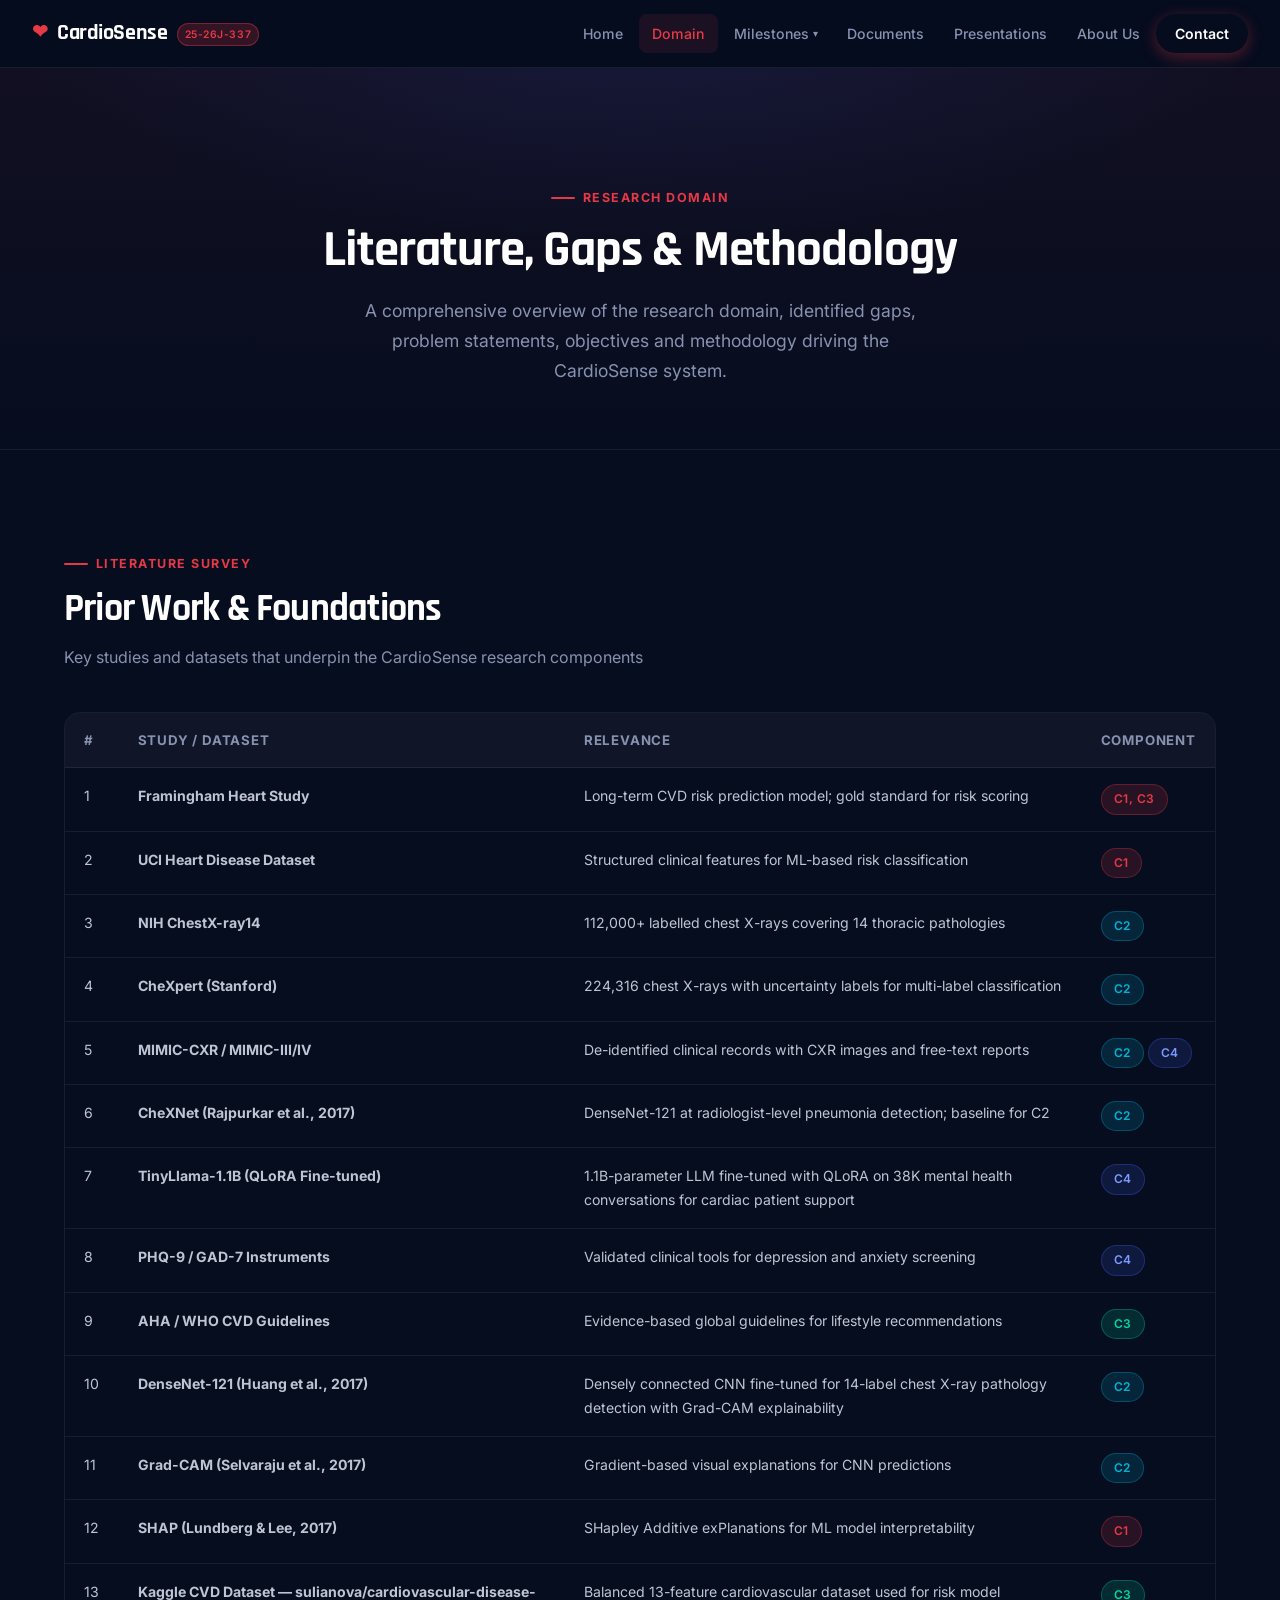
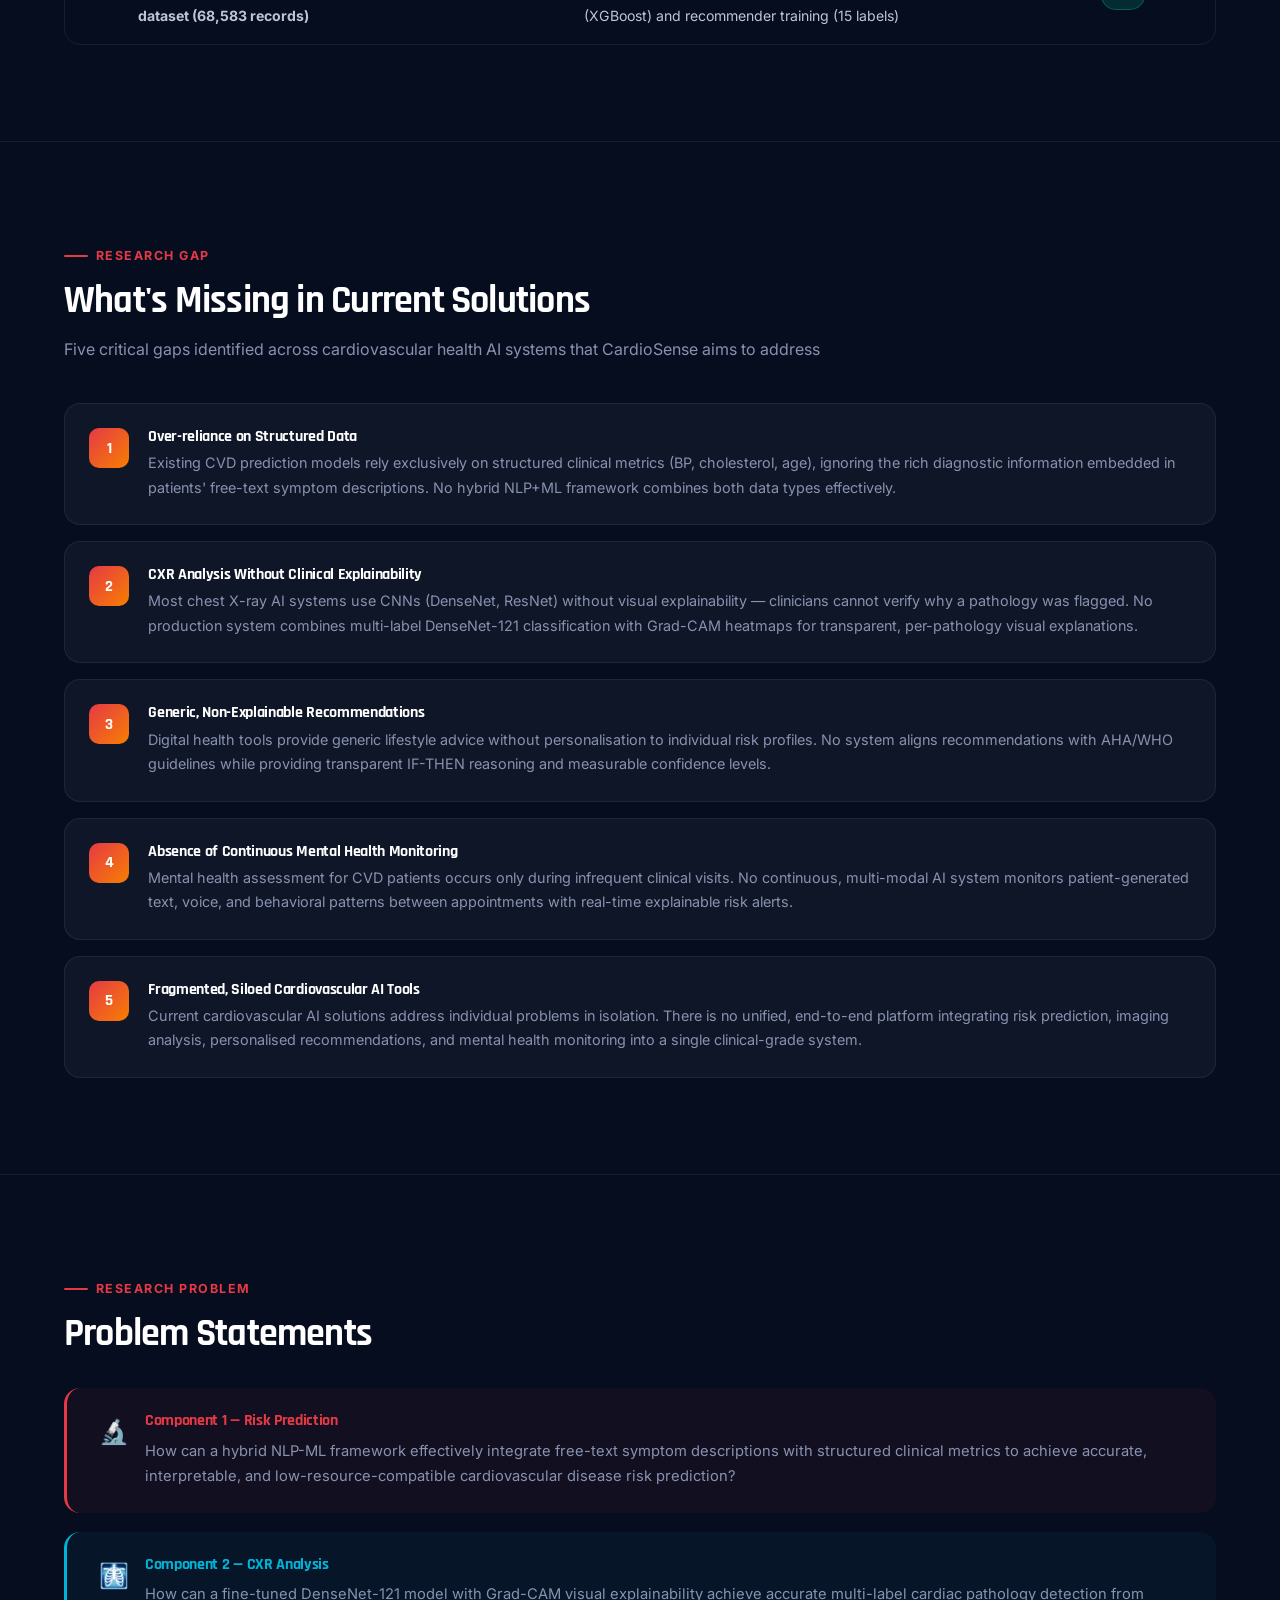
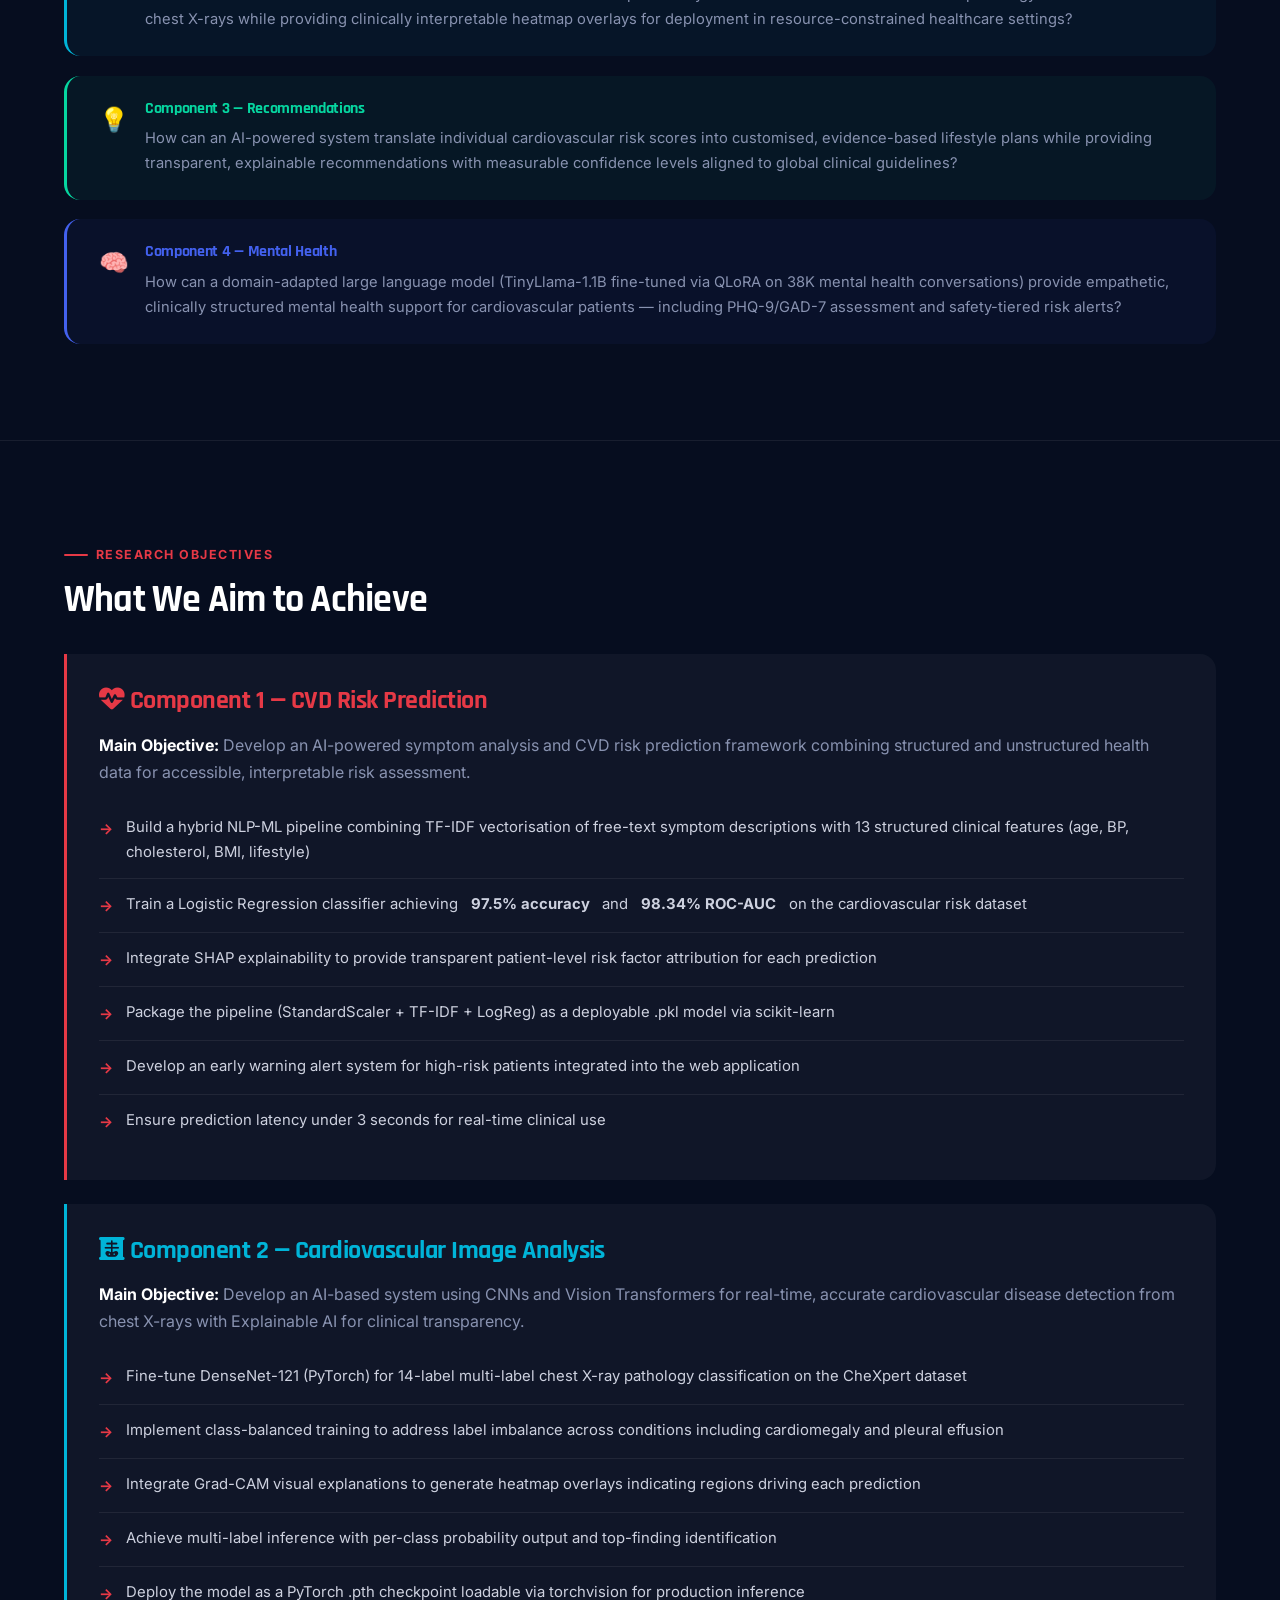
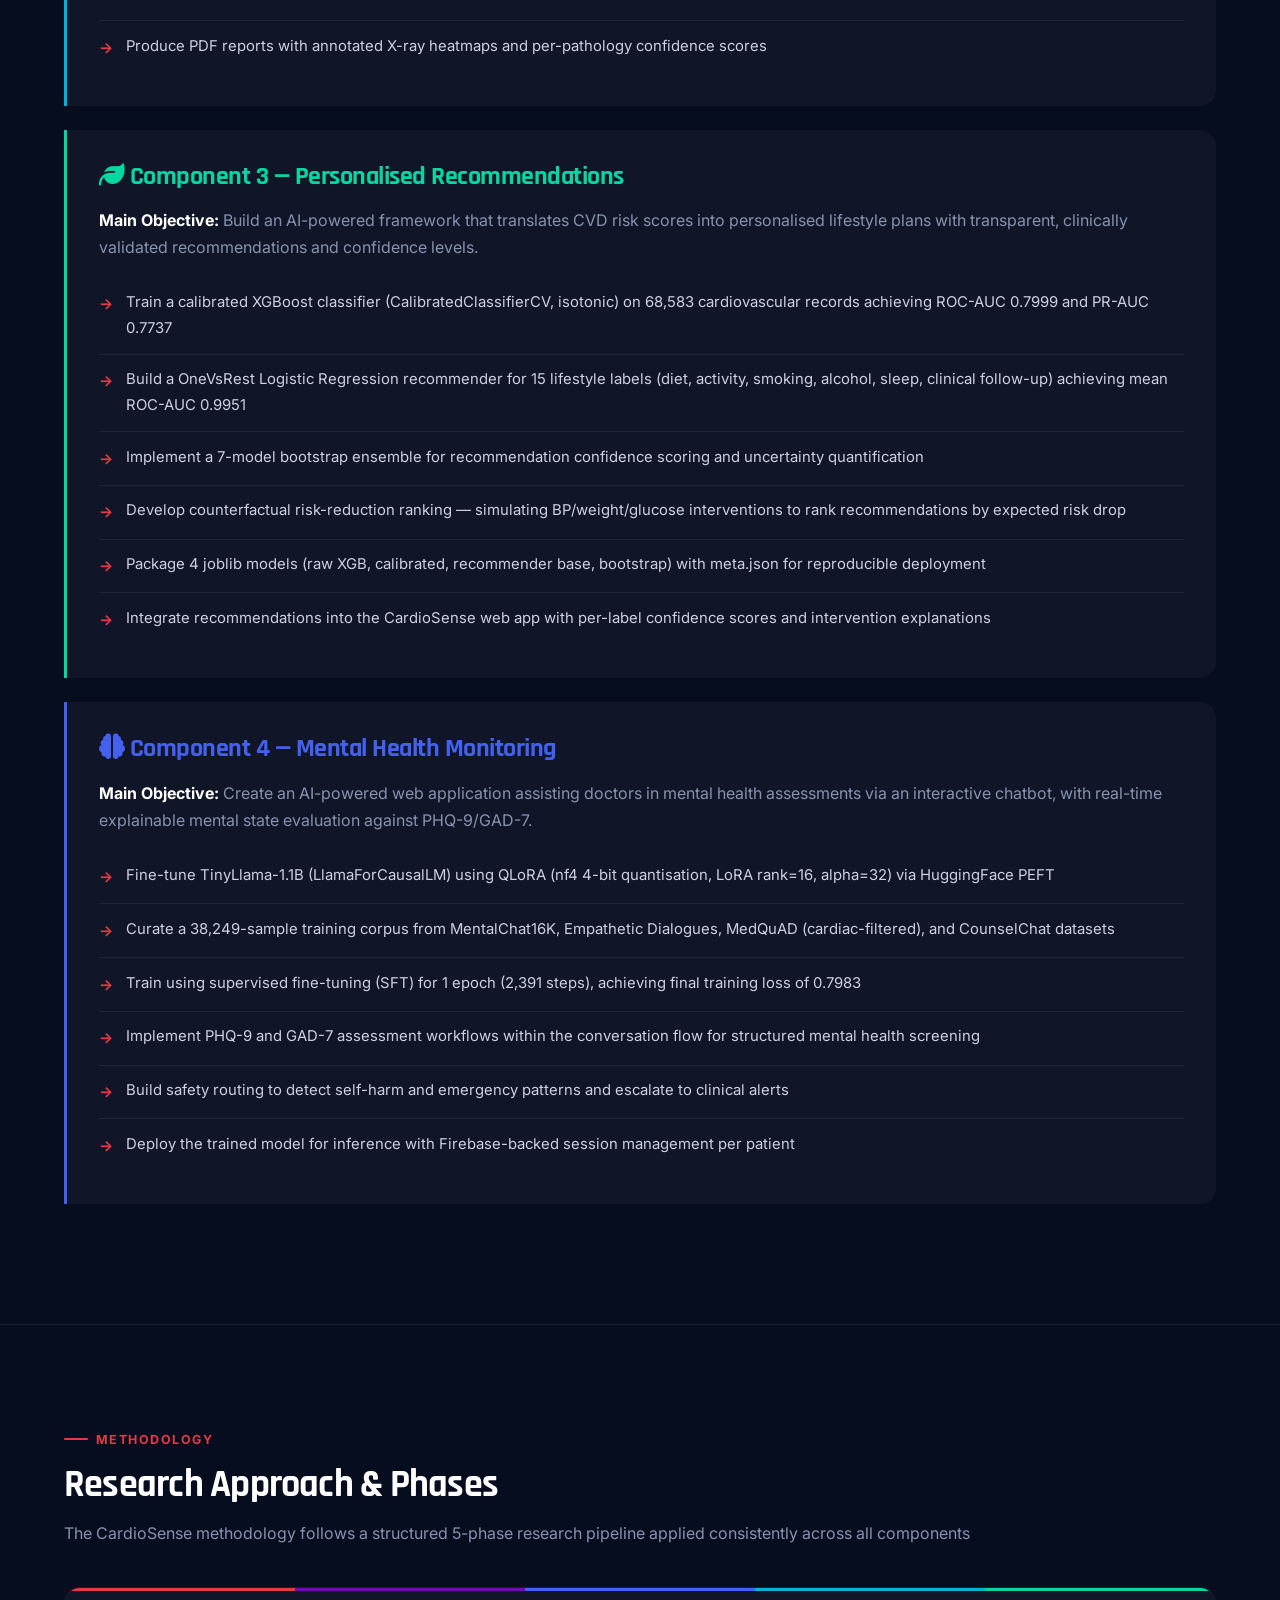
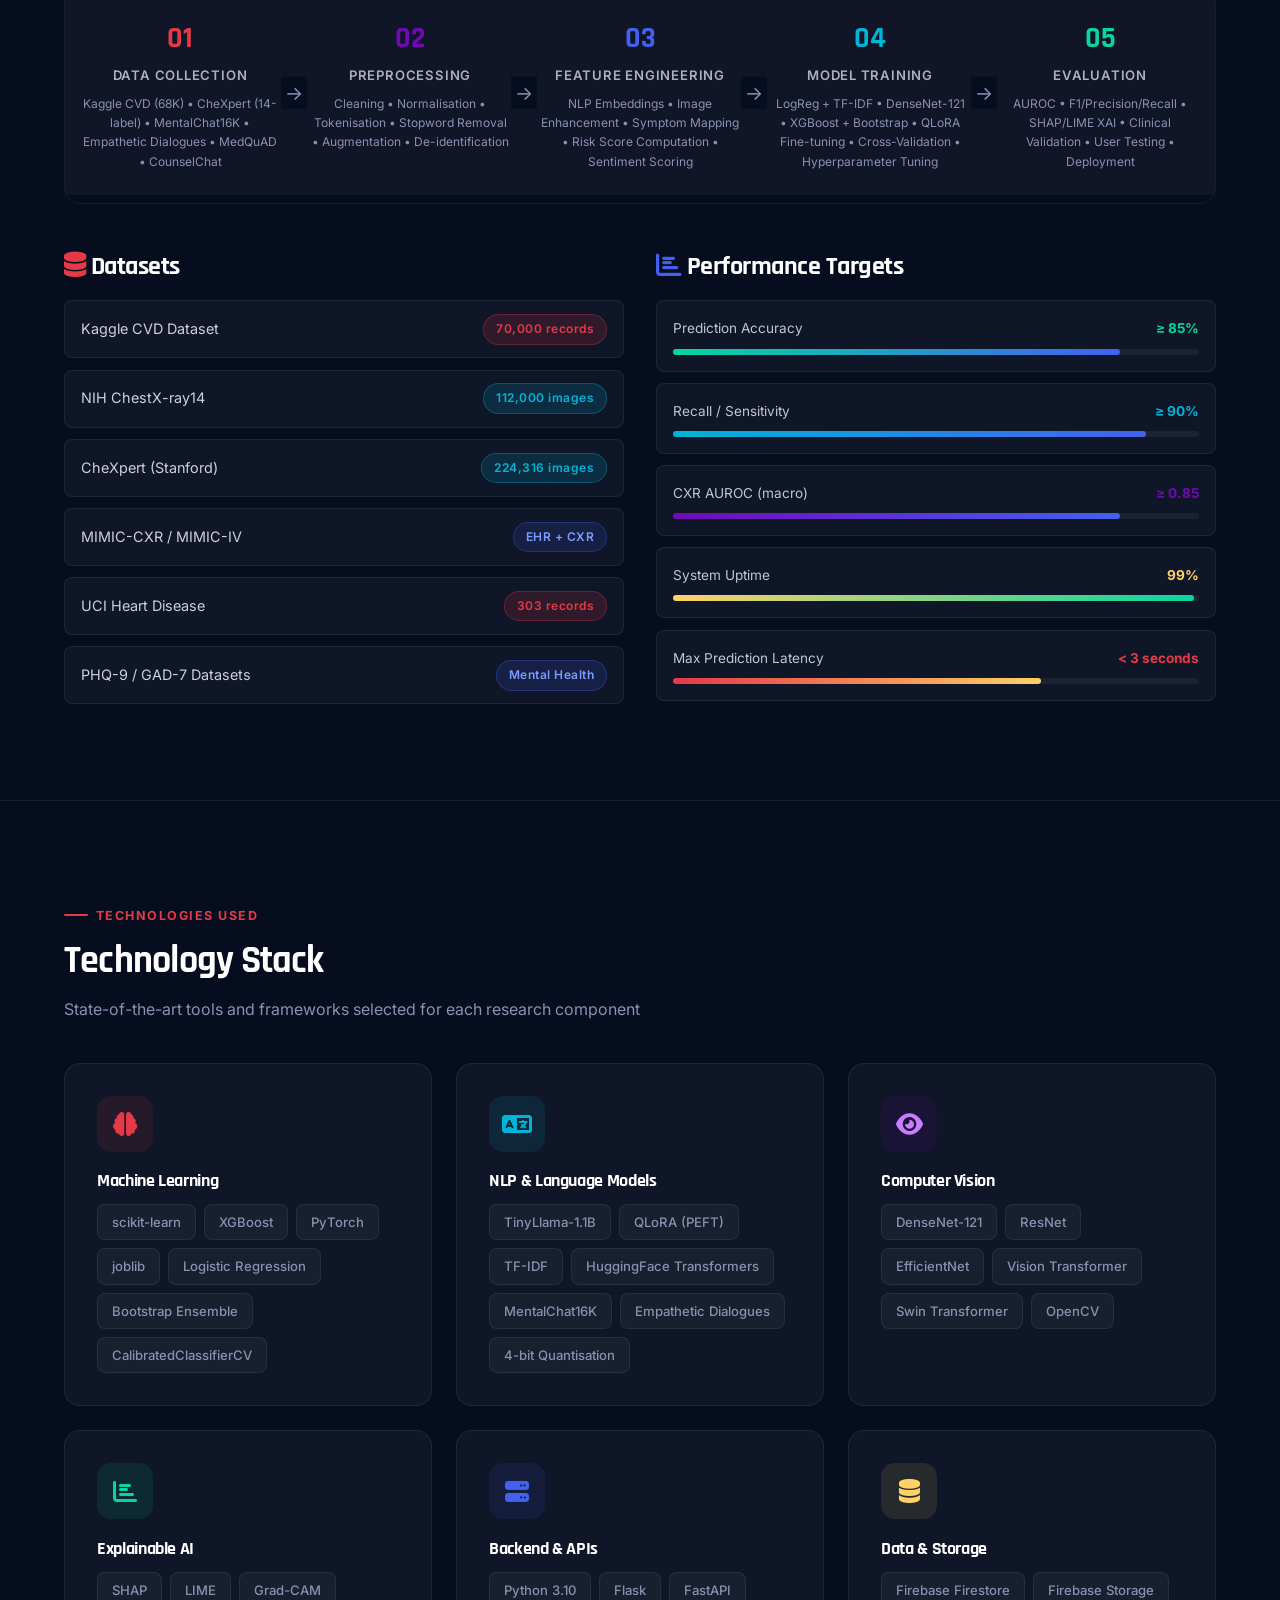
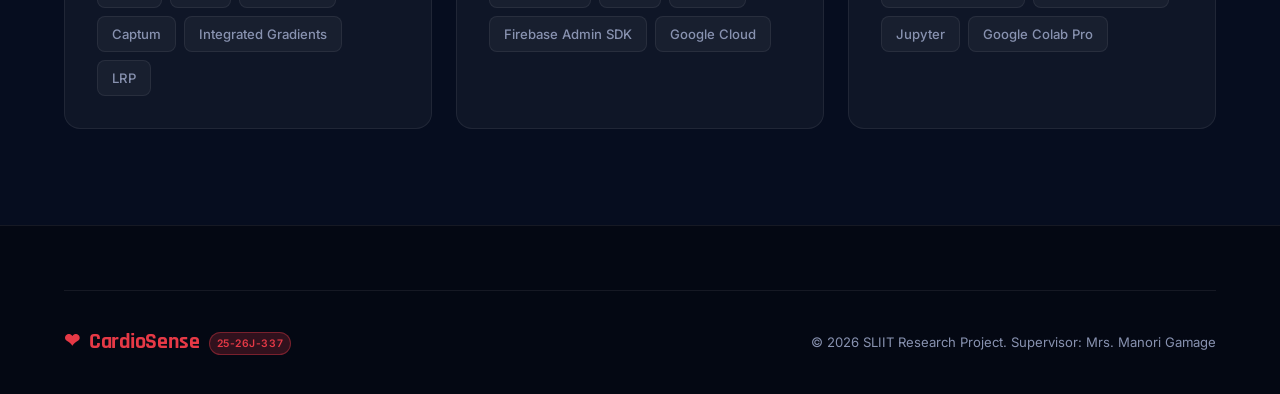
<file: domain.html>
<!DOCTYPE html>
<html lang="en">
<head>
<meta charset="UTF-8">
<meta name="viewport" content="width=device-width,initial-scale=1.0">
<title>Domain | CardioSense Research</title>
<link rel="preconnect" href="https://fonts.googleapis.com">
<link href="https://fonts.googleapis.com/css2?family=Inter:wght@300;400;500;600;700;800&family=Rajdhani:wght@500;600;700&family=Fira+Code:wght@400;500&display=swap" rel="stylesheet">
<link rel="stylesheet" href="https://cdnjs.cloudflare.com/ajax/libs/font-awesome/6.5.0/css/all.min.css">
<link rel="stylesheet" href="css/style.css">
<style>
.tab-nav{display:flex;gap:0.5rem;flex-wrap:wrap;margin-bottom:2rem;border-bottom:1px solid var(--border);padding-bottom:1rem}
.tab-btn{padding:0.5rem 1.2rem;border-radius:30px;font-size:0.85rem;font-weight:600;cursor:pointer;border:1px solid var(--border);background:transparent;color:var(--text-muted);transition:var(--transition);font-family:'Inter',sans-serif}
.tab-btn.active,.tab-btn:hover{background:var(--red);border-color:var(--red);color:#fff}
.phase-flow{display:flex;gap:0;overflow-x:auto;padding-bottom:0.5rem}
.phase-item{flex:1;min-width:160px;text-align:center;padding:1.5rem 1rem;position:relative;background:var(--bg-card);border-top:3px solid}
.phase-item:nth-child(1){border-color:var(--red)}
.phase-item:nth-child(2){border-color:var(--purple)}
.phase-item:nth-child(3){border-color:var(--blue)}
.phase-item:nth-child(4){border-color:var(--cyan)}
.phase-item:nth-child(5){border-color:var(--green)}
.phase-item:not(:last-child)::after{content:'→';position:absolute;right:-12px;top:50%;transform:translateY(-50%);color:var(--text-muted);font-size:1.2rem;z-index:2;background:var(--bg-primary);padding:0 4px}
.phase-num{font-size:1.8rem;font-weight:900;font-family:'Rajdhani',sans-serif;display:block}
.phase-name{font-size:0.82rem;font-weight:600;text-transform:uppercase;letter-spacing:0.06em;color:rgba(238,242,255,0.7)}
.phase-items{font-size:0.75rem;color:var(--text-muted);margin-top:0.5rem;line-height:1.6}
.ref-card{padding:1.2rem;background:var(--bg-card);border:1px solid var(--border);border-radius:var(--r-sm);transition:var(--transition)}
.ref-card:hover{background:var(--bg-card-hover)}
.component-section{border-left:3px solid;padding:2rem;background:var(--bg-card);border-radius:0 var(--r) var(--r) 0;margin-bottom:1.5rem}
.cs1{border-color:var(--red)}
.cs2{border-color:var(--cyan)}
.cs3{border-color:var(--green)}
.cs4{border-color:var(--blue)}
</style>
</head>
<body>
<nav class="navbar">
  <div class="navbar-inner">
    <a href="index.html" class="nav-brand"><span class="heart">❤</span> CardioSense <span class="nav-badge">25-26J-337</span></a>
    <div class="nav-links" id="navLinks">
      <a href="index.html">Home</a>
      <a href="domain.html" class="active">Domain</a>
      <div class="nav-dropdown">
        <button class="nav-drop-btn">Milestones <span class="arrow">▾</span></button>
        <div class="dropdown-menu">
          <a href="milestones.html#proposal">Project Proposal <span class="drop-meta">Aug 2025</span></a>
          <div class="dropdown-divider"></div>
          <a href="milestones.html#pp1">Progress Presentation I <span class="drop-meta">Nov 2025</span></a>
          <div class="dropdown-divider"></div>
          <a href="milestones.html#pp2">Progress Presentation II <span class="drop-meta">Mar 2026</span></a>
          <div class="dropdown-divider"></div>
          <a href="milestones.html#final">Final Assessment <span class="drop-meta">May 2026</span></a>
        </div>
      </div>
      <a href="documents.html">Documents</a>
      <a href="presentations.html">Presentations</a>
      <a href="about.html">About Us</a>
      <a href="contact.html" class="nav-cta">Contact</a>
    </div>
    <button class="hamburger" id="hamburger"><span></span><span></span><span></span></button>
  </div>
</nav>

<div class="page-content">

<!-- PAGE HERO -->
<div class="page-hero">
  <div class="container">
    <div class="section-label" style="justify-content:center">Research Domain</div>
    <h1 class="display-2" style="color:#fff">Literature, Gaps &amp; Methodology</h1>
    <p>A comprehensive overview of the research domain, identified gaps, problem statements, objectives and methodology driving the CardioSense system.</p>
  </div>
</div>

<!-- ═══ LITERATURE SURVEY ═══ -->
<section class="section" id="literature">
  <div class="container">
    <div class="section-label">Literature Survey</div>
    <h2 style="color:#fff;margin-bottom:0.8rem">Prior Work &amp; Foundations</h2>
    <p style="margin-bottom:2.5rem">Key studies and datasets that underpin the CardioSense research components</p>

    <div style="overflow-x:auto;border-radius:var(--r);border:1px solid var(--border)">
      <table class="lit-table">
        <thead>
          <tr>
            <th>#</th>
            <th>Study / Dataset</th>
            <th>Relevance</th>
            <th>Component</th>
          </tr>
        </thead>
        <tbody>
          <tr><td>1</td><td><strong>Framingham Heart Study</strong></td><td>Long-term CVD risk prediction model; gold standard for risk scoring</td><td><span class="badge badge-red">C1, C3</span></td></tr>
          <tr><td>2</td><td><strong>UCI Heart Disease Dataset</strong></td><td>Structured clinical features for ML-based risk classification</td><td><span class="badge badge-red">C1</span></td></tr>
          <tr><td>3</td><td><strong>NIH ChestX-ray14</strong></td><td>112,000+ labelled chest X-rays covering 14 thoracic pathologies</td><td><span class="badge badge-cyan">C2</span></td></tr>
          <tr><td>4</td><td><strong>CheXpert (Stanford)</strong></td><td>224,316 chest X-rays with uncertainty labels for multi-label classification</td><td><span class="badge badge-cyan">C2</span></td></tr>
          <tr><td>5</td><td><strong>MIMIC-CXR / MIMIC-III/IV</strong></td><td>De-identified clinical records with CXR images and free-text reports</td><td><span class="badge badge-cyan">C2</span> <span class="badge badge-blue">C4</span></td></tr>
          <tr><td>6</td><td><strong>CheXNet (Rajpurkar et al., 2017)</strong></td><td>DenseNet-121 at radiologist-level pneumonia detection; baseline for C2</td><td><span class="badge badge-cyan">C2</span></td></tr>
          <tr><td>7</td><td><strong>TinyLlama-1.1B (QLoRA Fine-tuned)</strong></td><td>1.1B-parameter LLM fine-tuned with QLoRA on 38K mental health conversations for cardiac patient support</td><td><span class="badge badge-blue">C4</span></td></tr>
          <tr><td>8</td><td><strong>PHQ-9 / GAD-7 Instruments</strong></td><td>Validated clinical tools for depression and anxiety screening</td><td><span class="badge badge-blue">C4</span></td></tr>
          <tr><td>9</td><td><strong>AHA / WHO CVD Guidelines</strong></td><td>Evidence-based global guidelines for lifestyle recommendations</td><td><span class="badge badge-green">C3</span></td></tr>
          <tr><td>10</td><td><strong>DenseNet-121 (Huang et al., 2017)</strong></td><td>Densely connected CNN fine-tuned for 14-label chest X-ray pathology detection with Grad-CAM explainability</td><td><span class="badge badge-cyan">C2</span></td></tr>
          <tr><td>11</td><td><strong>Grad-CAM (Selvaraju et al., 2017)</strong></td><td>Gradient-based visual explanations for CNN predictions</td><td><span class="badge badge-cyan">C2</span></td></tr>
          <tr><td>12</td><td><strong>SHAP (Lundberg &amp; Lee, 2017)</strong></td><td>SHapley Additive exPlanations for ML model interpretability</td><td><span class="badge badge-red">C1</span></td></tr>
          <tr><td>13</td><td><strong>Kaggle CVD Dataset — sulianova/cardiovascular-disease-dataset (68,583 records)</strong></td><td>Balanced 13-feature cardiovascular dataset used for risk model (XGBoost) and recommender training (15 labels)</td><td><span class="badge badge-green">C3</span></td></tr>
        </tbody>
      </table>
    </div>
  </div>
</section>

<div class="divider" style="margin:0"></div>

<!-- ═══ RESEARCH GAP ═══ -->
<section class="section" id="gap">
  <div class="container">
    <div class="section-label">Research Gap</div>
    <h2 style="color:#fff;margin-bottom:0.8rem">What's Missing in Current Solutions</h2>
    <p style="margin-bottom:2.5rem">Five critical gaps identified across cardiovascular health AI systems that CardioSense aims to address</p>
    <div style="display:flex;flex-direction:column;gap:1rem">
      <div class="gap-card reveal">
        <div class="gap-num">1</div>
        <div class="gap-text">
          <h4 style="color:#fff">Over-reliance on Structured Data</h4>
          <p>Existing CVD prediction models rely exclusively on structured clinical metrics (BP, cholesterol, age), ignoring the rich diagnostic information embedded in patients' free-text symptom descriptions. No hybrid NLP+ML framework combines both data types effectively.</p>
        </div>
      </div>
      <div class="gap-card reveal delay-1">
        <div class="gap-num">2</div>
        <div class="gap-text">
          <h4 style="color:#fff">CXR Analysis Without Clinical Explainability</h4>
          <p>Most chest X-ray AI systems use CNNs (DenseNet, ResNet) without visual explainability — clinicians cannot verify why a pathology was flagged. No production system combines multi-label DenseNet-121 classification with Grad-CAM heatmaps for transparent, per-pathology visual explanations.</p>
        </div>
      </div>
      <div class="gap-card reveal delay-2">
        <div class="gap-num">3</div>
        <div class="gap-text">
          <h4 style="color:#fff">Generic, Non-Explainable Recommendations</h4>
          <p>Digital health tools provide generic lifestyle advice without personalisation to individual risk profiles. No system aligns recommendations with AHA/WHO guidelines while providing transparent IF-THEN reasoning and measurable confidence levels.</p>
        </div>
      </div>
      <div class="gap-card reveal delay-3">
        <div class="gap-num">4</div>
        <div class="gap-text">
          <h4 style="color:#fff">Absence of Continuous Mental Health Monitoring</h4>
          <p>Mental health assessment for CVD patients occurs only during infrequent clinical visits. No continuous, multi-modal AI system monitors patient-generated text, voice, and behavioral patterns between appointments with real-time explainable risk alerts.</p>
        </div>
      </div>
      <div class="gap-card reveal delay-4">
        <div class="gap-num">5</div>
        <div class="gap-text">
          <h4 style="color:#fff">Fragmented, Siloed Cardiovascular AI Tools</h4>
          <p>Current cardiovascular AI solutions address individual problems in isolation. There is no unified, end-to-end platform integrating risk prediction, imaging analysis, personalised recommendations, and mental health monitoring into a single clinical-grade system.</p>
        </div>
      </div>
    </div>
  </div>
</section>

<div class="divider" style="margin:0"></div>

<!-- ═══ RESEARCH PROBLEM ═══ -->
<section class="section" id="problem">
  <div class="container">
    <div class="section-label">Research Problem</div>
    <h2 style="color:#fff;margin-bottom:2rem">Problem Statements</h2>
    <div style="display:flex;flex-direction:column;gap:1.2rem">
      <div class="info-box info-box-red reveal">
        <div style="display:flex;gap:1rem;align-items:flex-start">
          <span style="font-size:1.5rem;flex-shrink:0">🔬</span>
          <div>
            <h4 style="color:var(--red);margin-bottom:0.5rem">Component 1 — Risk Prediction</h4>
            <p>How can a hybrid NLP-ML framework effectively integrate free-text symptom descriptions with structured clinical metrics to achieve accurate, interpretable, and low-resource-compatible cardiovascular disease risk prediction?</p>
          </div>
        </div>
      </div>
      <div class="info-box info-box-blue reveal delay-1" style="border-color:var(--cyan);background:rgba(0,180,216,0.05)">
        <div style="display:flex;gap:1rem;align-items:flex-start">
          <span style="font-size:1.5rem;flex-shrink:0">🩻</span>
          <div>
            <h4 style="color:var(--cyan);margin-bottom:0.5rem">Component 2 — CXR Analysis</h4>
            <p>How can a fine-tuned DenseNet-121 model with Grad-CAM visual explainability achieve accurate multi-label cardiac pathology detection from chest X-rays while providing clinically interpretable heatmap overlays for deployment in resource-constrained healthcare settings?</p>
          </div>
        </div>
      </div>
      <div class="info-box info-box-green reveal delay-2">
        <div style="display:flex;gap:1rem;align-items:flex-start">
          <span style="font-size:1.5rem;flex-shrink:0">💡</span>
          <div>
            <h4 style="color:var(--green);margin-bottom:0.5rem">Component 3 — Recommendations</h4>
            <p>How can an AI-powered system translate individual cardiovascular risk scores into customised, evidence-based lifestyle plans while providing transparent, explainable recommendations with measurable confidence levels aligned to global clinical guidelines?</p>
          </div>
        </div>
      </div>
      <div class="info-box info-box-blue reveal delay-3">
        <div style="display:flex;gap:1rem;align-items:flex-start">
          <span style="font-size:1.5rem;flex-shrink:0">🧠</span>
          <div>
            <h4 style="color:var(--blue);margin-bottom:0.5rem">Component 4 — Mental Health</h4>
            <p>How can a domain-adapted large language model (TinyLlama-1.1B fine-tuned via QLoRA on 38K mental health conversations) provide empathetic, clinically structured mental health support for cardiovascular patients — including PHQ-9/GAD-7 assessment and safety-tiered risk alerts?</p>
          </div>
        </div>
      </div>
    </div>
  </div>
</section>

<div class="divider" style="margin:0"></div>

<!-- ═══ OBJECTIVES ═══ -->
<section class="section" id="objectives">
  <div class="container">
    <div class="section-label">Research Objectives</div>
    <h2 style="color:#fff;margin-bottom:2rem">What We Aim to Achieve</h2>

    <div class="component-section cs1 reveal">
      <h3 style="color:var(--red);margin-bottom:1rem"><i class="fa fa-heart-pulse"></i> Component 1 — CVD Risk Prediction</h3>
      <p><strong style="color:#fff">Main Objective:</strong> Develop an AI-powered symptom analysis and CVD risk prediction framework combining structured and unstructured health data for accessible, interpretable risk assessment.</p>
      <ul class="obj-list" style="margin-top:1rem">
        <li>Build a hybrid NLP-ML pipeline combining TF-IDF vectorisation of free-text symptom descriptions with 13 structured clinical features (age, BP, cholesterol, BMI, lifestyle)</li>
        <li>Train a Logistic Regression classifier achieving <strong>97.5% accuracy</strong> and <strong>98.34% ROC-AUC</strong> on the cardiovascular risk dataset</li>
        <li>Integrate SHAP explainability to provide transparent patient-level risk factor attribution for each prediction</li>
        <li>Package the pipeline (StandardScaler + TF-IDF + LogReg) as a deployable .pkl model via scikit-learn</li>
        <li>Develop an early warning alert system for high-risk patients integrated into the web application</li>
        <li>Ensure prediction latency under 3 seconds for real-time clinical use</li>
      </ul>
    </div>

    <div class="component-section cs2 reveal">
      <h3 style="color:var(--cyan);margin-bottom:1rem"><i class="fa fa-x-ray"></i> Component 2 — Cardiovascular Image Analysis</h3>
      <p><strong style="color:#fff">Main Objective:</strong> Develop an AI-based system using CNNs and Vision Transformers for real-time, accurate cardiovascular disease detection from chest X-rays with Explainable AI for clinical transparency.</p>
      <ul class="obj-list" style="margin-top:1rem">
        <li>Fine-tune DenseNet-121 (PyTorch) for 14-label multi-label chest X-ray pathology classification on the CheXpert dataset</li>
        <li>Implement class-balanced training to address label imbalance across conditions including cardiomegaly and pleural effusion</li>
        <li>Integrate Grad-CAM visual explanations to generate heatmap overlays indicating regions driving each prediction</li>
        <li>Achieve multi-label inference with per-class probability output and top-finding identification</li>
        <li>Deploy the model as a PyTorch .pth checkpoint loadable via torchvision for production inference</li>
        <li>Produce PDF reports with annotated X-ray heatmaps and per-pathology confidence scores</li>
      </ul>
    </div>

    <div class="component-section cs3 reveal">
      <h3 style="color:var(--green);margin-bottom:1rem"><i class="fa fa-leaf"></i> Component 3 — Personalised Recommendations</h3>
      <p><strong style="color:#fff">Main Objective:</strong> Build an AI-powered framework that translates CVD risk scores into personalised lifestyle plans with transparent, clinically validated recommendations and confidence levels.</p>
      <ul class="obj-list" style="margin-top:1rem">
        <li>Train a calibrated XGBoost classifier (CalibratedClassifierCV, isotonic) on 68,583 cardiovascular records achieving ROC-AUC 0.7999 and PR-AUC 0.7737</li>
        <li>Build a OneVsRest Logistic Regression recommender for 15 lifestyle labels (diet, activity, smoking, alcohol, sleep, clinical follow-up) achieving mean ROC-AUC 0.9951</li>
        <li>Implement a 7-model bootstrap ensemble for recommendation confidence scoring and uncertainty quantification</li>
        <li>Develop counterfactual risk-reduction ranking — simulating BP/weight/glucose interventions to rank recommendations by expected risk drop</li>
        <li>Package 4 joblib models (raw XGB, calibrated, recommender base, bootstrap) with meta.json for reproducible deployment</li>
        <li>Integrate recommendations into the CardioSense web app with per-label confidence scores and intervention explanations</li>
      </ul>
    </div>

    <div class="component-section cs4 reveal">
      <h3 style="color:var(--blue);margin-bottom:1rem"><i class="fa fa-brain"></i> Component 4 — Mental Health Monitoring</h3>
      <p><strong style="color:#fff">Main Objective:</strong> Create an AI-powered web application assisting doctors in mental health assessments via an interactive chatbot, with real-time explainable mental state evaluation against PHQ-9/GAD-7.</p>
      <ul class="obj-list" style="margin-top:1rem">
        <li>Fine-tune TinyLlama-1.1B (LlamaForCausalLM) using QLoRA (nf4 4-bit quantisation, LoRA rank=16, alpha=32) via HuggingFace PEFT</li>
        <li>Curate a 38,249-sample training corpus from MentalChat16K, Empathetic Dialogues, MedQuAD (cardiac-filtered), and CounselChat datasets</li>
        <li>Train using supervised fine-tuning (SFT) for 1 epoch (2,391 steps), achieving final training loss of 0.7983</li>
        <li>Implement PHQ-9 and GAD-7 assessment workflows within the conversation flow for structured mental health screening</li>
        <li>Build safety routing to detect self-harm and emergency patterns and escalate to clinical alerts</li>
        <li>Deploy the trained model for inference with Firebase-backed session management per patient</li>
      </ul>
    </div>
  </div>
</section>

<div class="divider" style="margin:0"></div>

<!-- ═══ METHODOLOGY ═══ -->
<section class="section" id="methodology">
  <div class="container">
    <div class="section-label">Methodology</div>
    <h2 style="color:#fff;margin-bottom:0.8rem">Research Approach &amp; Phases</h2>
    <p style="margin-bottom:2.5rem">The CardioSense methodology follows a structured 5-phase research pipeline applied consistently across all components</p>

    <div class="phase-flow reveal" style="border:1px solid var(--border);border-radius:var(--r);overflow:hidden;margin-bottom:3rem">
      <div class="phase-item">
        <span class="phase-num" style="color:var(--red)">01</span>
        <div class="phase-name">Data Collection</div>
        <div class="phase-items">Kaggle CVD (68K) • CheXpert (14-label) • MentalChat16K • Empathetic Dialogues • MedQuAD • CounselChat</div>
      </div>
      <div class="phase-item">
        <span class="phase-num" style="color:var(--purple)">02</span>
        <div class="phase-name">Preprocessing</div>
        <div class="phase-items">Cleaning • Normalisation • Tokenisation • Stopword Removal • Augmentation • De-identification</div>
      </div>
      <div class="phase-item">
        <span class="phase-num" style="color:var(--blue)">03</span>
        <div class="phase-name">Feature Engineering</div>
        <div class="phase-items">NLP Embeddings • Image Enhancement • Symptom Mapping • Risk Score Computation • Sentiment Scoring</div>
      </div>
      <div class="phase-item">
        <span class="phase-num" style="color:var(--cyan)">04</span>
        <div class="phase-name">Model Training</div>
        <div class="phase-items">LogReg + TF-IDF • DenseNet-121 • XGBoost + Bootstrap • QLoRA Fine-tuning • Cross-Validation • Hyperparameter Tuning</div>
      </div>
      <div class="phase-item">
        <span class="phase-num" style="color:var(--green)">05</span>
        <div class="phase-name">Evaluation</div>
        <div class="phase-items">AUROC • F1/Precision/Recall • SHAP/LIME XAI • Clinical Validation • User Testing • Deployment</div>
      </div>
    </div>

    <div class="grid-2 reveal" style="gap:2rem">
      <div>
        <h3 style="color:#fff;margin-bottom:1.2rem"><i class="fa fa-database" style="color:var(--red)"></i> Datasets</h3>
        <div style="display:flex;flex-direction:column;gap:0.7rem">
          <div style="display:flex;justify-content:space-between;align-items:center;padding:0.8rem 1rem;background:var(--bg-card);border-radius:var(--r-sm);border:1px solid var(--border)">
            <span style="font-size:0.9rem;color:rgba(238,242,255,0.85)">Kaggle CVD Dataset</span>
            <span class="badge badge-red">70,000 records</span>
          </div>
          <div style="display:flex;justify-content:space-between;align-items:center;padding:0.8rem 1rem;background:var(--bg-card);border-radius:var(--r-sm);border:1px solid var(--border)">
            <span style="font-size:0.9rem;color:rgba(238,242,255,0.85)">NIH ChestX-ray14</span>
            <span class="badge badge-cyan">112,000 images</span>
          </div>
          <div style="display:flex;justify-content:space-between;align-items:center;padding:0.8rem 1rem;background:var(--bg-card);border-radius:var(--r-sm);border:1px solid var(--border)">
            <span style="font-size:0.9rem;color:rgba(238,242,255,0.85)">CheXpert (Stanford)</span>
            <span class="badge badge-cyan">224,316 images</span>
          </div>
          <div style="display:flex;justify-content:space-between;align-items:center;padding:0.8rem 1rem;background:var(--bg-card);border-radius:var(--r-sm);border:1px solid var(--border)">
            <span style="font-size:0.9rem;color:rgba(238,242,255,0.85)">MIMIC-CXR / MIMIC-IV</span>
            <span class="badge badge-blue">EHR + CXR</span>
          </div>
          <div style="display:flex;justify-content:space-between;align-items:center;padding:0.8rem 1rem;background:var(--bg-card);border-radius:var(--r-sm);border:1px solid var(--border)">
            <span style="font-size:0.9rem;color:rgba(238,242,255,0.85)">UCI Heart Disease</span>
            <span class="badge badge-red">303 records</span>
          </div>
          <div style="display:flex;justify-content:space-between;align-items:center;padding:0.8rem 1rem;background:var(--bg-card);border-radius:var(--r-sm);border:1px solid var(--border)">
            <span style="font-size:0.9rem;color:rgba(238,242,255,0.85)">PHQ-9 / GAD-7 Datasets</span>
            <span class="badge badge-blue">Mental Health</span>
          </div>
        </div>
      </div>
      <div>
        <h3 style="color:#fff;margin-bottom:1.2rem"><i class="fa fa-chart-bar" style="color:var(--blue)"></i> Performance Targets</h3>
        <div style="display:flex;flex-direction:column;gap:0.7rem">
          <div style="padding:1rem;background:var(--bg-card);border:1px solid var(--border);border-radius:var(--r-sm)">
            <div style="display:flex;justify-content:space-between;margin-bottom:0.5rem"><span style="font-size:0.85rem;color:rgba(238,242,255,0.8)">Prediction Accuracy</span><span style="font-size:0.85rem;color:var(--green);font-weight:700">&ge; 85%</span></div>
            <div style="height:6px;background:rgba(255,255,255,0.05);border-radius:3px"><div style="height:100%;width:85%;background:linear-gradient(90deg,var(--green),var(--blue));border-radius:3px"></div></div>
          </div>
          <div style="padding:1rem;background:var(--bg-card);border:1px solid var(--border);border-radius:var(--r-sm)">
            <div style="display:flex;justify-content:space-between;margin-bottom:0.5rem"><span style="font-size:0.85rem;color:rgba(238,242,255,0.8)">Recall / Sensitivity</span><span style="font-size:0.85rem;color:var(--cyan);font-weight:700">&ge; 90%</span></div>
            <div style="height:6px;background:rgba(255,255,255,0.05);border-radius:3px"><div style="height:100%;width:90%;background:linear-gradient(90deg,var(--cyan),var(--blue));border-radius:3px"></div></div>
          </div>
          <div style="padding:1rem;background:var(--bg-card);border:1px solid var(--border);border-radius:var(--r-sm)">
            <div style="display:flex;justify-content:space-between;margin-bottom:0.5rem"><span style="font-size:0.85rem;color:rgba(238,242,255,0.8)">CXR AUROC (macro)</span><span style="font-size:0.85rem;color:var(--purple);font-weight:700">&ge; 0.85</span></div>
            <div style="height:6px;background:rgba(255,255,255,0.05);border-radius:3px"><div style="height:100%;width:85%;background:linear-gradient(90deg,var(--purple),var(--blue));border-radius:3px"></div></div>
          </div>
          <div style="padding:1rem;background:var(--bg-card);border:1px solid var(--border);border-radius:var(--r-sm)">
            <div style="display:flex;justify-content:space-between;margin-bottom:0.5rem"><span style="font-size:0.85rem;color:rgba(238,242,255,0.8)">System Uptime</span><span style="font-size:0.85rem;color:var(--yellow);font-weight:700">99%</span></div>
            <div style="height:6px;background:rgba(255,255,255,0.05);border-radius:3px"><div style="height:100%;width:99%;background:linear-gradient(90deg,var(--yellow),var(--green));border-radius:3px"></div></div>
          </div>
          <div style="padding:1rem;background:var(--bg-card);border:1px solid var(--border);border-radius:var(--r-sm)">
            <div style="display:flex;justify-content:space-between;margin-bottom:0.5rem"><span style="font-size:0.85rem;color:rgba(238,242,255,0.8)">Max Prediction Latency</span><span style="font-size:0.85rem;color:var(--red);font-weight:700">&lt; 3 seconds</span></div>
            <div style="height:6px;background:rgba(255,255,255,0.05);border-radius:3px"><div style="height:100%;width:70%;background:linear-gradient(90deg,var(--red),var(--yellow));border-radius:3px"></div></div>
          </div>
        </div>
      </div>
    </div>
  </div>
</section>

<div class="divider" style="margin:0"></div>

<!-- ═══ TECHNOLOGIES ═══ -->
<section class="section" id="technologies">
  <div class="container">
    <div class="section-label">Technologies Used</div>
    <h2 style="color:#fff;margin-bottom:0.8rem">Technology Stack</h2>
    <p style="margin-bottom:2.5rem">State-of-the-art tools and frameworks selected for each research component</p>
    <div class="grid-3 reveal" style="gap:1.5rem">
      <div class="card">
        <div class="card-icon" style="background:rgba(230,57,70,0.1);color:var(--red)"><i class="fa fa-brain"></i></div>
        <h4 style="color:#fff;margin-bottom:0.8rem">Machine Learning</h4>
        <div class="tech-tags">
          <span class="tech-tag">scikit-learn</span><span class="tech-tag">XGBoost</span>
          <span class="tech-tag">PyTorch</span><span class="tech-tag">joblib</span>
          <span class="tech-tag">Logistic Regression</span><span class="tech-tag">Bootstrap Ensemble</span>
          <span class="tech-tag">CalibratedClassifierCV</span>
        </div>
      </div>
      <div class="card">
        <div class="card-icon" style="background:rgba(0,180,216,0.1);color:var(--cyan)"><i class="fa fa-language"></i></div>
        <h4 style="color:#fff;margin-bottom:0.8rem">NLP & Language Models</h4>
        <div class="tech-tags">
          <span class="tech-tag">TinyLlama-1.1B</span><span class="tech-tag">QLoRA (PEFT)</span>
          <span class="tech-tag">TF-IDF</span><span class="tech-tag">HuggingFace Transformers</span>
          <span class="tech-tag">MentalChat16K</span><span class="tech-tag">Empathetic Dialogues</span>
          <span class="tech-tag">4-bit Quantisation</span>
        </div>
      </div>
      <div class="card">
        <div class="card-icon" style="background:rgba(114,9,183,0.1);color:#c77dff"><i class="fa fa-eye"></i></div>
        <h4 style="color:#fff;margin-bottom:0.8rem">Computer Vision</h4>
        <div class="tech-tags">
          <span class="tech-tag">DenseNet-121</span><span class="tech-tag">ResNet</span><span class="tech-tag">EfficientNet</span>
          <span class="tech-tag">Vision Transformer</span><span class="tech-tag">Swin Transformer</span><span class="tech-tag">OpenCV</span>
        </div>
      </div>
      <div class="card">
        <div class="card-icon" style="background:rgba(6,214,160,0.1);color:var(--green)"><i class="fa fa-chart-bar"></i></div>
        <h4 style="color:#fff;margin-bottom:0.8rem">Explainable AI</h4>
        <div class="tech-tags">
          <span class="tech-tag">SHAP</span><span class="tech-tag">LIME</span><span class="tech-tag">Grad-CAM</span>
          <span class="tech-tag">Captum</span><span class="tech-tag">Integrated Gradients</span><span class="tech-tag">LRP</span>
        </div>
      </div>
      <div class="card">
        <div class="card-icon" style="background:rgba(67,97,238,0.1);color:var(--blue)"><i class="fa fa-server"></i></div>
        <h4 style="color:#fff;margin-bottom:0.8rem">Backend & APIs</h4>
        <div class="tech-tags">
          <span class="tech-tag">Python 3.10</span><span class="tech-tag">Flask</span><span class="tech-tag">FastAPI</span>
          <span class="tech-tag">Firebase Admin SDK</span><span class="tech-tag">Google Cloud</span>
        </div>
      </div>
      <div class="card">
        <div class="card-icon" style="background:rgba(255,209,102,0.1);color:var(--yellow)"><i class="fa fa-database"></i></div>
        <h4 style="color:#fff;margin-bottom:0.8rem">Data & Storage</h4>
        <div class="tech-tags">
          <span class="tech-tag">Firebase Firestore</span>
          <span class="tech-tag">Firebase Storage</span><span class="tech-tag">Jupyter</span>
          <span class="tech-tag">Google Colab Pro</span>
        </div>
      </div>
    </div>
  </div>
</section>

</div>

<!-- FOOTER -->
<footer class="footer">
  <div class="container">
    <div class="footer-bottom" style="padding-top:2rem;border-top:1px solid var(--border)">
      <a href="index.html" class="nav-brand"><span class="heart">❤</span> CardioSense <span class="nav-badge">25-26J-337</span></a>
      <span style="font-size:0.82rem;color:var(--text-muted)">© <span id="year"></span> SLIIT Research Project. Supervisor: Mrs. Manori Gamage</span>
    </div>
  </div>
</footer>
<script src="js/main.js"></script>
</body>
</html>
</file>
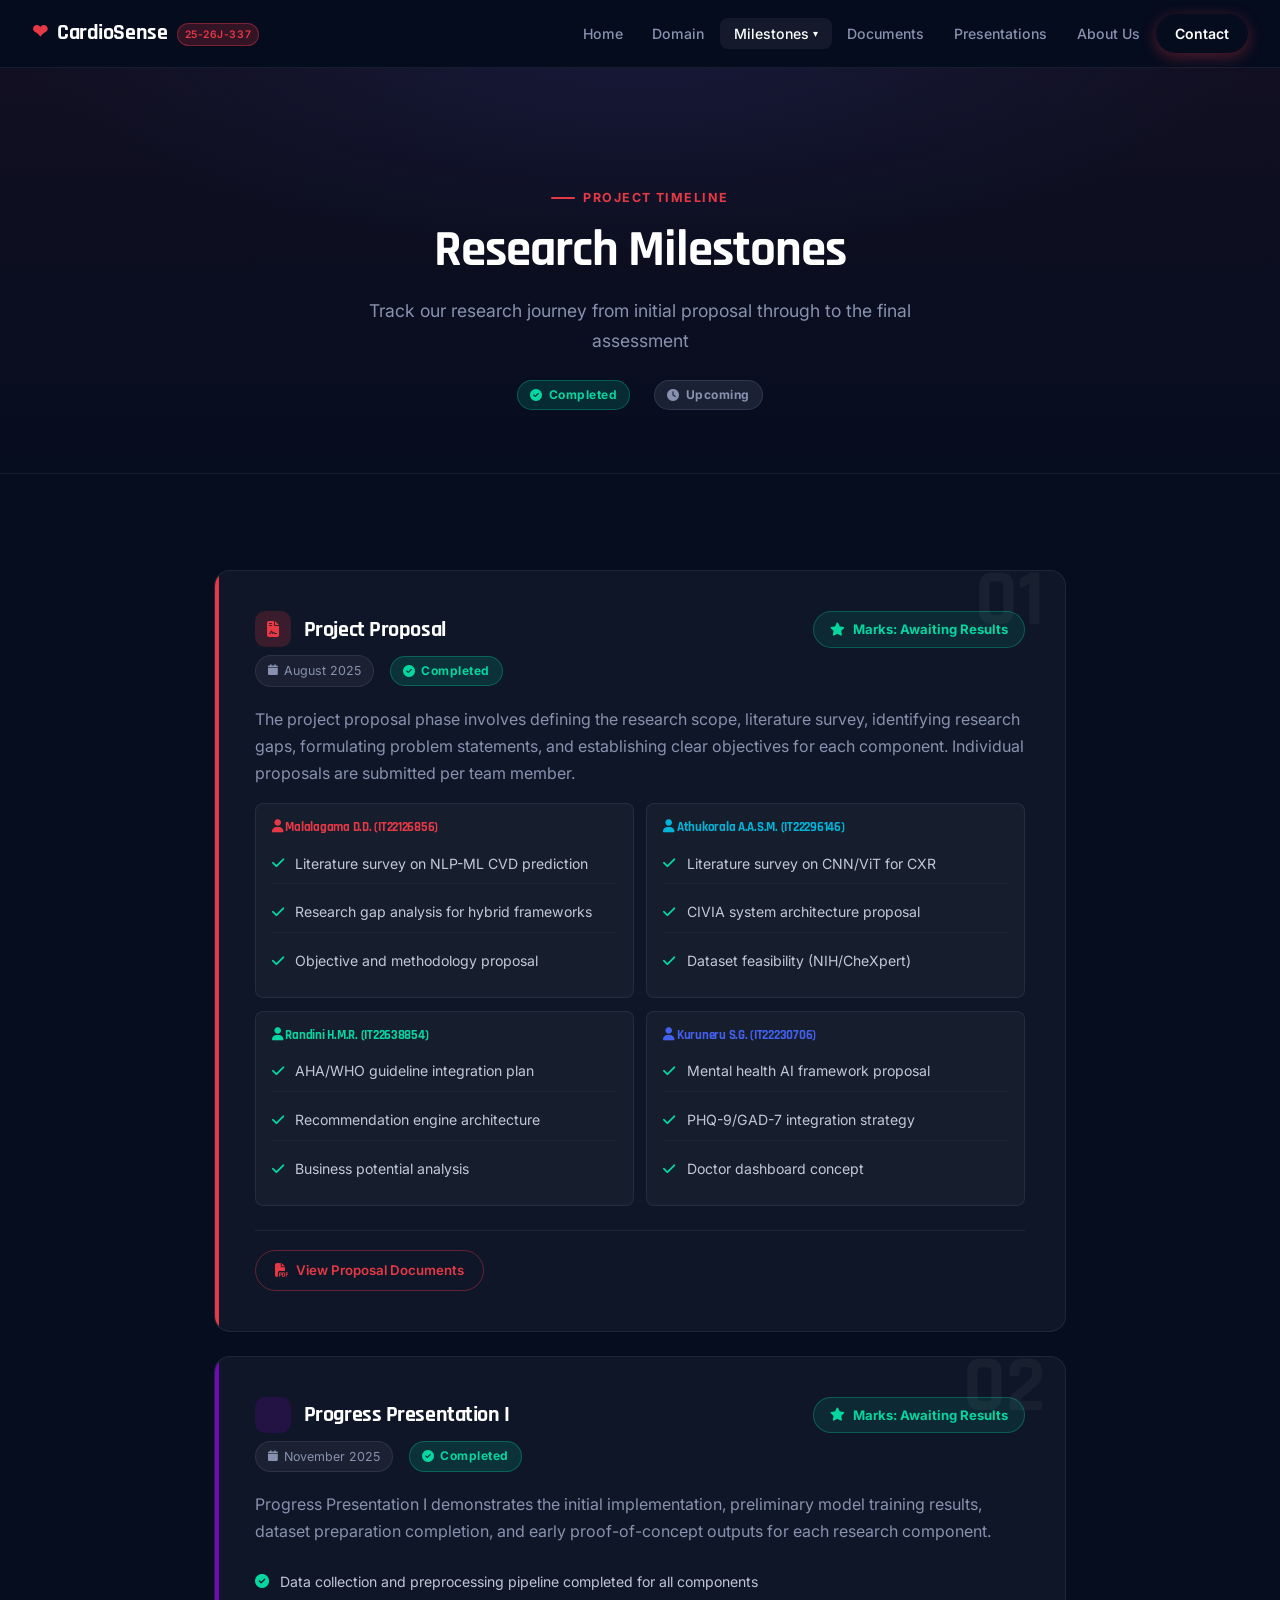
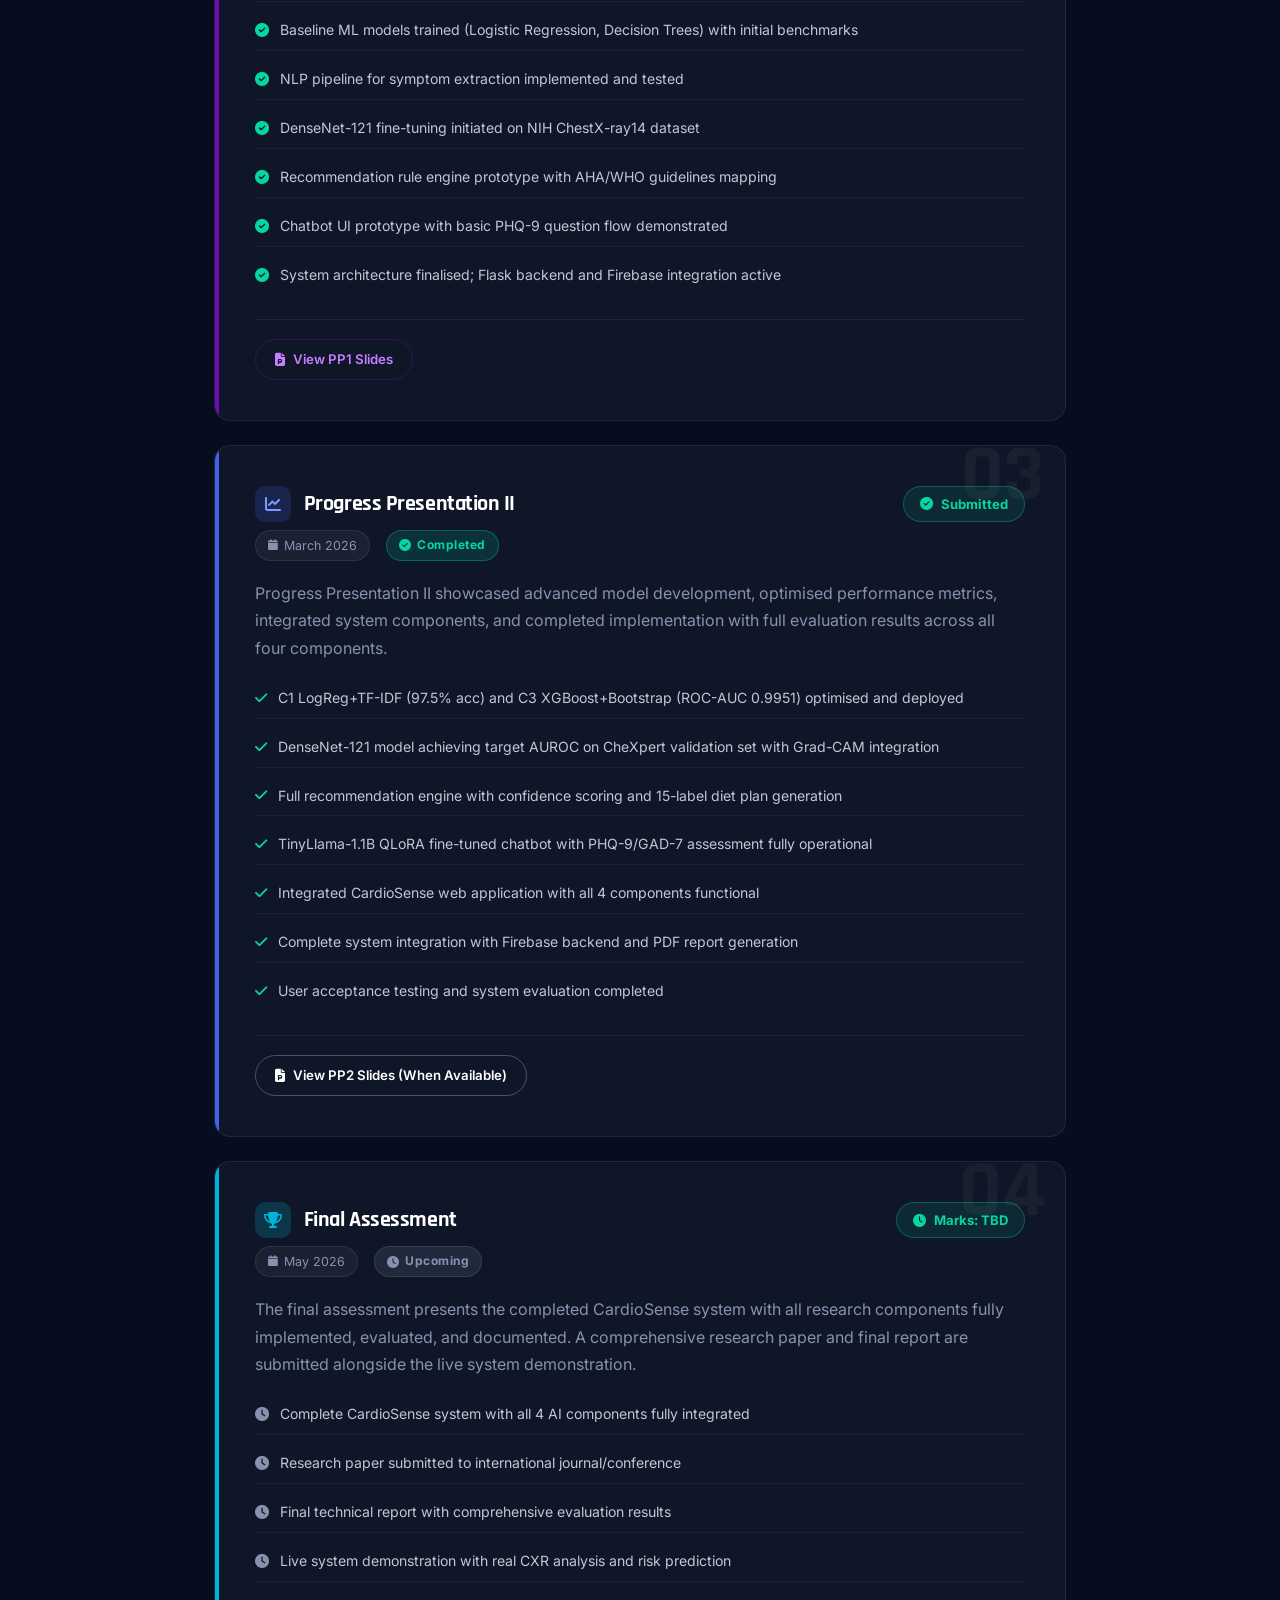
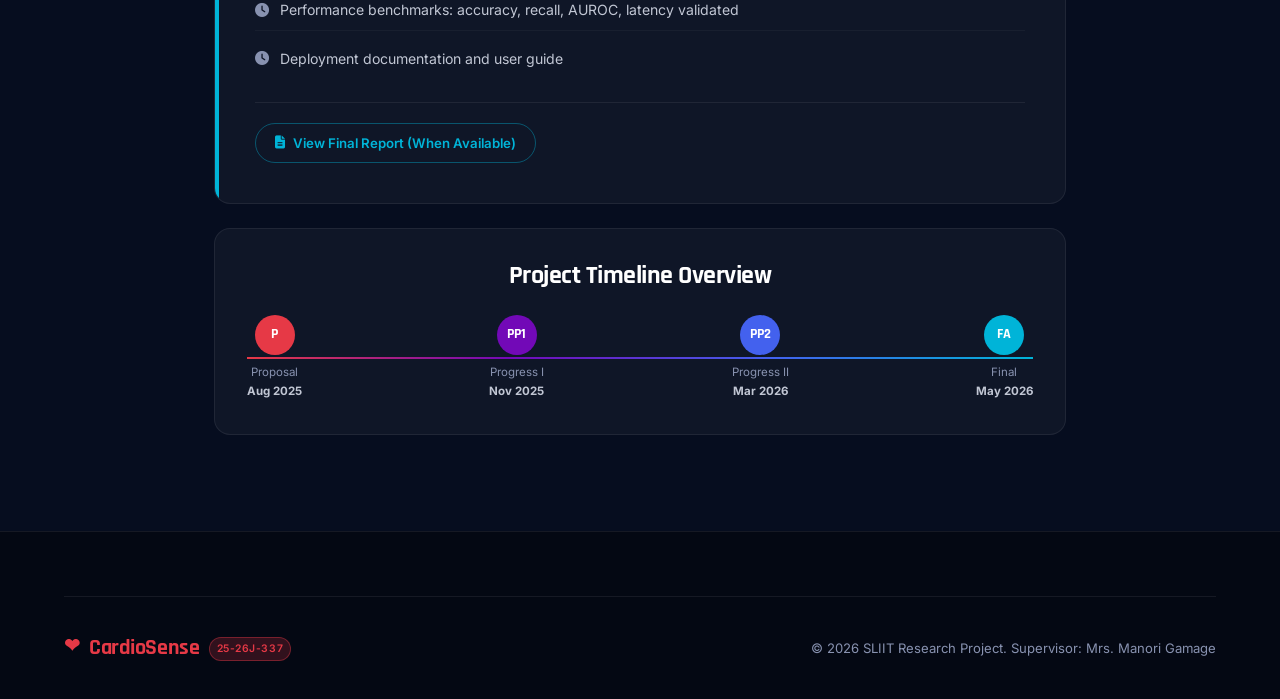
<file: milestones.html>
<!DOCTYPE html>
<html lang="en">
<head>
<meta charset="UTF-8">
<meta name="viewport" content="width=device-width,initial-scale=1.0">
<title>Milestones | CardioSense Research</title>
<link rel="preconnect" href="https://fonts.googleapis.com">
<link href="https://fonts.googleapis.com/css2?family=Inter:wght@300;400;500;600;700;800&family=Rajdhani:wght@500;600;700&family=Fira+Code:wght@400;500&display=swap" rel="stylesheet">
<link rel="stylesheet" href="https://cdnjs.cloudflare.com/ajax/libs/font-awesome/6.5.0/css/all.min.css">
<link rel="stylesheet" href="css/style.css">
<style>
.milestone-card{
    background:var(--bg-card);
    border:1px solid var(--border);
    border-radius:var(--r);
    padding:2.5rem;
    margin-bottom:1.5rem;
    transition:var(--transition);
    position:relative;
    overflow:hidden;
}
.milestone-card::before{
    content:'';
    position:absolute;
    left:0;top:0;bottom:0;
    width:4px;
}
.m1::before{background:var(--red)}
.m2::before{background:var(--purple)}
.m3::before{background:var(--blue)}
.m4::before{background:var(--cyan)}
.m5::before{background:var(--green)}
.milestone-card:hover{background:var(--bg-card-hover);transform:translateX(4px)}
.milestone-header{display:flex;justify-content:space-between;align-items:flex-start;flex-wrap:wrap;gap:1rem;margin-bottom:1.2rem}
.milestone-meta{display:flex;gap:1rem;flex-wrap:wrap;align-items:center}
.status-badge{display:inline-flex;align-items:center;gap:6px;padding:4px 12px;border-radius:30px;font-size:0.75rem;font-weight:700;letter-spacing:0.04em}
.status-done{background:rgba(6,214,160,0.15);color:var(--green);border:1px solid rgba(6,214,160,0.3)}
.status-ongoing{background:rgba(255,209,102,0.15);color:var(--yellow);border:1px solid rgba(255,209,102,0.3)}
.status-upcoming{background:rgba(136,146,176,0.15);color:var(--text-muted);border:1px solid rgba(136,146,176,0.2)}
.deliverable-list{display:flex;flex-direction:column;gap:0.5rem}
.deliverable-item{display:flex;align-items:center;gap:0.7rem;font-size:0.88rem;color:rgba(238,242,255,0.8);padding:0.5rem 0;border-bottom:1px solid rgba(255,255,255,0.04)}
.deliverable-item:last-child{border-bottom:none}
.deliverable-item i{flex-shrink:0}
.team-deliverables{display:grid;grid-template-columns:repeat(2,1fr);gap:0.8rem;margin-top:1rem}
.team-del{background:rgba(255,255,255,0.03);border-radius:var(--r-sm);padding:1rem;border:1px solid var(--border)}
.team-del h5{font-size:0.82rem;margin-bottom:0.5rem}
.marks-display{display:inline-flex;align-items:center;gap:8px;padding:6px 16px;border-radius:30px;background:rgba(6,214,160,0.1);border:1px solid rgba(6,214,160,0.3);font-size:0.82rem;font-weight:700;color:var(--green)}
.milestone-num{font-size:5rem;font-weight:900;font-family:'Rajdhani',sans-serif;opacity:0.04;position:absolute;top:-10px;right:20px;line-height:1;pointer-events:none;color:#fff}
.date-pill{display:inline-flex;align-items:center;gap:6px;padding:4px 12px;border-radius:30px;background:rgba(255,255,255,0.05);border:1px solid rgba(255,255,255,0.08);font-size:0.78rem;color:var(--text-muted)}
.date-pill i{font-size:0.7rem}
</style>
</head>
<body>
<nav class="navbar">
  <div class="navbar-inner">
    <a href="index.html" class="nav-brand"><span class="heart">❤</span> CardioSense <span class="nav-badge">25-26J-337</span></a>
    <div class="nav-links" id="navLinks">
      <a href="index.html">Home</a>
      <a href="domain.html">Domain</a>
      <div class="nav-dropdown">
        <button class="nav-drop-btn" style="color:#fff;background:rgba(255,255,255,0.06)">Milestones <span class="arrow">▾</span></button>
        <div class="dropdown-menu">
          <a href="#proposal">Project Proposal <span class="drop-meta">Aug 2025</span></a>
          <div class="dropdown-divider"></div>
          <a href="#pp1">Progress Presentation I <span class="drop-meta">Nov 2025</span></a>
          <div class="dropdown-divider"></div>
          <a href="#pp2">Progress Presentation II <span class="drop-meta">Mar 2026</span></a>
          <div class="dropdown-divider"></div>
          <a href="#final">Final Assessment <span class="drop-meta">May 2026</span></a>
        </div>
      </div>
      <a href="documents.html">Documents</a>
      <a href="presentations.html">Presentations</a>
      <a href="about.html">About Us</a>
      <a href="contact.html" class="nav-cta">Contact</a>
    </div>
    <button class="hamburger" id="hamburger"><span></span><span></span><span></span></button>
  </div>
</nav>

<div class="page-content">

<div class="page-hero">
  <div class="container">
    <div class="section-label" style="justify-content:center">Project Timeline</div>
    <h1 class="display-2" style="color:#fff">Research Milestones</h1>
    <p>Track our research journey from initial proposal through to the final assessment</p>
    <div style="display:flex;justify-content:center;gap:1.5rem;flex-wrap:wrap;margin-top:1.5rem">
      <span class="status-badge status-done"><i class="fa fa-check-circle"></i> Completed</span>
      <span class="status-badge status-upcoming"><i class="fa fa-clock"></i> Upcoming</span>
    </div>
  </div>
</div>

<section class="section">
  <div class="container" style="max-width:900px">

    <!-- ═══ MILESTONE 1 — PROPOSAL ═══ -->
    <div id="proposal" class="milestone-card m1 reveal">
      <div class="milestone-num">01</div>
      <div class="milestone-header">
        <div>
          <div style="display:flex;align-items:center;gap:0.8rem;margin-bottom:0.5rem">
            <span style="width:36px;height:36px;border-radius:10px;background:rgba(230,57,70,0.2);display:flex;align-items:center;justify-content:center;font-size:1rem;color:var(--red);flex-shrink:0"><i class="fa fa-file-contract"></i></span>
            <h3 style="color:#fff;font-size:1.4rem">Project Proposal</h3>
          </div>
          <div class="milestone-meta">
            <span class="date-pill"><i class="fa fa-calendar"></i> August 2025</span>
            <span class="status-badge status-done"><i class="fa fa-check-circle"></i> Completed</span>
          </div>
        </div>
        <div class="marks-display"><i class="fa fa-star"></i> Marks: Awaiting Results</div>
      </div>
      <p>The project proposal phase involves defining the research scope, literature survey, identifying research gaps, formulating problem statements, and establishing clear objectives for each component. Individual proposals are submitted per team member.</p>
      <div class="team-deliverables">
        <div class="team-del">
          <h5 style="color:var(--red)"><i class="fa fa-user"></i> Malalagama D.D. (IT22126856)</h5>
          <div class="deliverable-list">
            <div class="deliverable-item"><i class="fa fa-check text-green" style="color:var(--green)"></i> Literature survey on NLP-ML CVD prediction</div>
            <div class="deliverable-item"><i class="fa fa-check text-green" style="color:var(--green)"></i> Research gap analysis for hybrid frameworks</div>
            <div class="deliverable-item"><i class="fa fa-check text-green" style="color:var(--green)"></i> Objective and methodology proposal</div>
          </div>
        </div>
        <div class="team-del">
          <h5 style="color:var(--cyan)"><i class="fa fa-user"></i> Athukorala A.A.S.M. (IT22296146)</h5>
          <div class="deliverable-list">
            <div class="deliverable-item"><i class="fa fa-check" style="color:var(--green)"></i> Literature survey on CNN/ViT for CXR</div>
            <div class="deliverable-item"><i class="fa fa-check" style="color:var(--green)"></i> CIVIA system architecture proposal</div>
            <div class="deliverable-item"><i class="fa fa-check" style="color:var(--green)"></i> Dataset feasibility (NIH/CheXpert)</div>
          </div>
        </div>
        <div class="team-del">
          <h5 style="color:var(--green)"><i class="fa fa-user"></i> Randini H.M.R. (IT22638854)</h5>
          <div class="deliverable-list">
            <div class="deliverable-item"><i class="fa fa-check" style="color:var(--green)"></i> AHA/WHO guideline integration plan</div>
            <div class="deliverable-item"><i class="fa fa-check" style="color:var(--green)"></i> Recommendation engine architecture</div>
            <div class="deliverable-item"><i class="fa fa-check" style="color:var(--green)"></i> Business potential analysis</div>
          </div>
        </div>
        <div class="team-del">
          <h5 style="color:var(--blue)"><i class="fa fa-user"></i> Kuruneru S.G. (IT22230706)</h5>
          <div class="deliverable-list">
            <div class="deliverable-item"><i class="fa fa-check" style="color:var(--green)"></i> Mental health AI framework proposal</div>
            <div class="deliverable-item"><i class="fa fa-check" style="color:var(--green)"></i> PHQ-9/GAD-7 integration strategy</div>
            <div class="deliverable-item"><i class="fa fa-check" style="color:var(--green)"></i> Doctor dashboard concept</div>
          </div>
        </div>
      </div>
      <div style="margin-top:1.5rem;padding-top:1.2rem;border-top:1px solid var(--border)">
        <a href="documents.html" class="btn btn-sm btn-outline" style="border-color:rgba(230,57,70,0.4);color:var(--red)"><i class="fa fa-file-pdf"></i> View Proposal Documents</a>
      </div>
    </div>

    <!-- ═══ MILESTONE 2 — PP1 ═══ -->
    <div id="pp1" class="milestone-card m2 reveal">
      <div class="milestone-num">02</div>
      <div class="milestone-header">
        <div>
          <div style="display:flex;align-items:center;gap:0.8rem;margin-bottom:0.5rem">
            <span style="width:36px;height:36px;border-radius:10px;background:rgba(114,9,183,0.2);display:flex;align-items:center;justify-content:center;font-size:1rem;color:#c77dff;flex-shrink:0"><i class="fa fa-presentation-screen"></i></span>
            <h3 style="color:#fff;font-size:1.4rem">Progress Presentation I</h3>
          </div>
          <div class="milestone-meta">
            <span class="date-pill"><i class="fa fa-calendar"></i> November 2025</span>
            <span class="status-badge status-done"><i class="fa fa-check-circle"></i> Completed</span>
          </div>
        </div>
        <div class="marks-display"><i class="fa fa-star"></i> Marks: Awaiting Results</div>
      </div>
      <p>Progress Presentation I demonstrates the initial implementation, preliminary model training results, dataset preparation completion, and early proof-of-concept outputs for each research component.</p>
      <div class="deliverable-list">
        <div class="deliverable-item"><i class="fa fa-check-circle" style="color:var(--green)"></i> Data collection and preprocessing pipeline completed for all components</div>
        <div class="deliverable-item"><i class="fa fa-check-circle" style="color:var(--green)"></i> Baseline ML models trained (Logistic Regression, Decision Trees) with initial benchmarks</div>
        <div class="deliverable-item"><i class="fa fa-check-circle" style="color:var(--green)"></i> NLP pipeline for symptom extraction implemented and tested</div>
        <div class="deliverable-item"><i class="fa fa-check-circle" style="color:var(--green)"></i> DenseNet-121 fine-tuning initiated on NIH ChestX-ray14 dataset</div>
        <div class="deliverable-item"><i class="fa fa-check-circle" style="color:var(--green)"></i> Recommendation rule engine prototype with AHA/WHO guidelines mapping</div>
        <div class="deliverable-item"><i class="fa fa-check-circle" style="color:var(--green)"></i> Chatbot UI prototype with basic PHQ-9 question flow demonstrated</div>
        <div class="deliverable-item"><i class="fa fa-check-circle" style="color:var(--green)"></i> System architecture finalised; Flask backend and Firebase integration active</div>
      </div>
      <div style="margin-top:1.5rem;padding-top:1.2rem;border-top:1px solid var(--border)">
        <a href="presentations.html" class="btn btn-sm btn-outline" style="border-color:rgba(114,9,183,0.4);color:#c77dff"><i class="fa fa-file-powerpoint"></i> View PP1 Slides</a>
      </div>
    </div>

    <!-- ═══ MILESTONE 3 — PP2 ═══ -->
    <div id="pp2" class="milestone-card m3 reveal">
      <div class="milestone-num">03</div>
      <div class="milestone-header">
        <div>
          <div style="display:flex;align-items:center;gap:0.8rem;margin-bottom:0.5rem">
            <span style="width:36px;height:36px;border-radius:10px;background:rgba(67,97,238,0.2);display:flex;align-items:center;justify-content:center;font-size:1rem;color:#7b9cff;flex-shrink:0"><i class="fa fa-chart-line"></i></span>
            <h3 style="color:#fff;font-size:1.4rem">Progress Presentation II</h3>
          </div>
          <div class="milestone-meta">
            <span class="date-pill"><i class="fa fa-calendar"></i> March 2026</span>
            <span class="status-badge status-done"><i class="fa fa-check-circle"></i> Completed</span>
          </div>
        </div>
        <div class="marks-display"><i class="fa fa-check-circle"></i> Submitted</div>
      </div>
      <p>Progress Presentation II showcased advanced model development, optimised performance metrics, integrated system components, and completed implementation with full evaluation results across all four components.</p>
      <div class="deliverable-list">
        <div class="deliverable-item"><i class="fa fa-check" style="color:var(--green)"></i> C1 LogReg+TF-IDF (97.5% acc) and C3 XGBoost+Bootstrap (ROC-AUC 0.9951) optimised and deployed</div>
        <div class="deliverable-item"><i class="fa fa-check" style="color:var(--green)"></i> DenseNet-121 model achieving target AUROC on CheXpert validation set with Grad-CAM integration</div>
        <div class="deliverable-item"><i class="fa fa-check" style="color:var(--green)"></i> Full recommendation engine with confidence scoring and 15-label diet plan generation</div>
        <div class="deliverable-item"><i class="fa fa-check" style="color:var(--green)"></i> TinyLlama-1.1B QLoRA fine-tuned chatbot with PHQ-9/GAD-7 assessment fully operational</div>
        <div class="deliverable-item"><i class="fa fa-check" style="color:var(--green)"></i> Integrated CardioSense web application with all 4 components functional</div>
        <div class="deliverable-item"><i class="fa fa-check" style="color:var(--green)"></i> Complete system integration with Firebase backend and PDF report generation</div>
        <div class="deliverable-item"><i class="fa fa-check" style="color:var(--green)"></i> User acceptance testing and system evaluation completed</div>
      </div>
      <div style="margin-top:1.5rem;padding-top:1.2rem;border-top:1px solid var(--border)">
        <a href="presentations.html" class="btn btn-sm btn-outline"><i class="fa fa-file-powerpoint"></i> View PP2 Slides (When Available)</a>
      </div>
    </div>

    <!-- ═══ MILESTONE 4 — FINAL ═══ -->
    <div id="final" class="milestone-card m4 reveal">
      <div class="milestone-num">04</div>
      <div class="milestone-header">
        <div>
          <div style="display:flex;align-items:center;gap:0.8rem;margin-bottom:0.5rem">
            <span style="width:36px;height:36px;border-radius:10px;background:rgba(0,180,216,0.2);display:flex;align-items:center;justify-content:center;font-size:1rem;color:var(--cyan);flex-shrink:0"><i class="fa fa-trophy"></i></span>
            <h3 style="color:#fff;font-size:1.4rem">Final Assessment</h3>
          </div>
          <div class="milestone-meta">
            <span class="date-pill"><i class="fa fa-calendar"></i> May 2026</span>
            <span class="status-badge status-upcoming"><i class="fa fa-clock"></i> Upcoming</span>
          </div>
        </div>
        <div class="marks-display"><i class="fa fa-clock"></i> Marks: TBD</div>
      </div>
      <p>The final assessment presents the completed CardioSense system with all research components fully implemented, evaluated, and documented. A comprehensive research paper and final report are submitted alongside the live system demonstration.</p>
      <div class="deliverable-list">
        <div class="deliverable-item"><i class="fa fa-clock" style="color:var(--text-muted)"></i> Complete CardioSense system with all 4 AI components fully integrated</div>
        <div class="deliverable-item"><i class="fa fa-clock" style="color:var(--text-muted)"></i> Research paper submitted to international journal/conference</div>
        <div class="deliverable-item"><i class="fa fa-clock" style="color:var(--text-muted)"></i> Final technical report with comprehensive evaluation results</div>
        <div class="deliverable-item"><i class="fa fa-clock" style="color:var(--text-muted)"></i> Live system demonstration with real CXR analysis and risk prediction</div>
        <div class="deliverable-item"><i class="fa fa-clock" style="color:var(--text-muted)"></i> Performance benchmarks: accuracy, recall, AUROC, latency validated</div>
        <div class="deliverable-item"><i class="fa fa-clock" style="color:var(--text-muted)"></i> Deployment documentation and user guide</div>
      </div>
      <div style="margin-top:1.5rem;padding-top:1.2rem;border-top:1px solid var(--border)">
        <a href="documents.html" class="btn btn-sm btn-outline" style="border-color:rgba(0,180,216,0.4);color:var(--cyan)"><i class="fa fa-file-alt"></i> View Final Report (When Available)</a>
      </div>
    </div>

    <!-- SUMMARY TIMELINE STRIP -->
    <div style="background:var(--bg-card);border:1px solid var(--border);border-radius:var(--r);padding:2rem;margin-top:1rem" class="reveal">
      <h3 style="color:#fff;margin-bottom:1.5rem;text-align:center">Project Timeline Overview</h3>
      <div style="display:flex;justify-content:space-between;align-items:center;position:relative">
        <div style="position:absolute;top:50%;left:0;right:0;height:2px;background:linear-gradient(90deg,var(--red),var(--purple),var(--blue),var(--cyan));transform:translateY(-50%);z-index:0"></div>
        <div style="text-align:center;position:relative;z-index:1">
          <div style="width:40px;height:40px;border-radius:50%;background:var(--red);display:flex;align-items:center;justify-content:center;margin:0 auto 0.5rem;font-size:0.85rem;font-weight:800;color:#fff;font-family:'Rajdhani',sans-serif">P</div>
          <div style="font-size:0.72rem;color:var(--text-muted);text-align:center">Proposal<br><strong style="color:rgba(238,242,255,0.8)">Aug 2025</strong></div>
        </div>
        <div style="text-align:center;position:relative;z-index:1">
          <div style="width:40px;height:40px;border-radius:50%;background:var(--purple);display:flex;align-items:center;justify-content:center;margin:0 auto 0.5rem;font-size:0.85rem;font-weight:800;color:#fff;font-family:'Rajdhani',sans-serif">PP1</div>
          <div style="font-size:0.72rem;color:var(--text-muted);text-align:center">Progress I<br><strong style="color:rgba(238,242,255,0.8)">Nov 2025</strong></div>
        </div>
        <div style="text-align:center;position:relative;z-index:1">
          <div style="width:40px;height:40px;border-radius:50%;background:var(--blue);display:flex;align-items:center;justify-content:center;margin:0 auto 0.5rem;font-size:0.85rem;font-weight:800;color:#fff;font-family:'Rajdhani',sans-serif">PP2</div>
          <div style="font-size:0.72rem;color:var(--text-muted);text-align:center">Progress II<br><strong style="color:rgba(238,242,255,0.8)">Mar 2026</strong></div>
        </div>
        <div style="text-align:center;position:relative;z-index:1">
          <div style="width:40px;height:40px;border-radius:50%;background:var(--cyan);display:flex;align-items:center;justify-content:center;margin:0 auto 0.5rem;font-size:0.85rem;font-weight:800;color:#fff;font-family:'Rajdhani',sans-serif">FA</div>
          <div style="font-size:0.72rem;color:var(--text-muted);text-align:center">Final<br><strong style="color:rgba(238,242,255,0.8)">May 2026</strong></div>
        </div>
      </div>
    </div>

  </div>
</section>

</div>
<footer class="footer">
  <div class="container">
    <div class="footer-bottom" style="padding-top:2rem;border-top:1px solid var(--border)">
      <a href="index.html" class="nav-brand"><span class="heart">❤</span> CardioSense <span class="nav-badge">25-26J-337</span></a>
      <span style="font-size:0.82rem;color:var(--text-muted)">© <span id="year"></span> SLIIT Research Project. Supervisor: Mrs. Manori Gamage</span>
    </div>
  </div>
</footer>
<script src="js/main.js"></script>
</body>
</html>
</file>
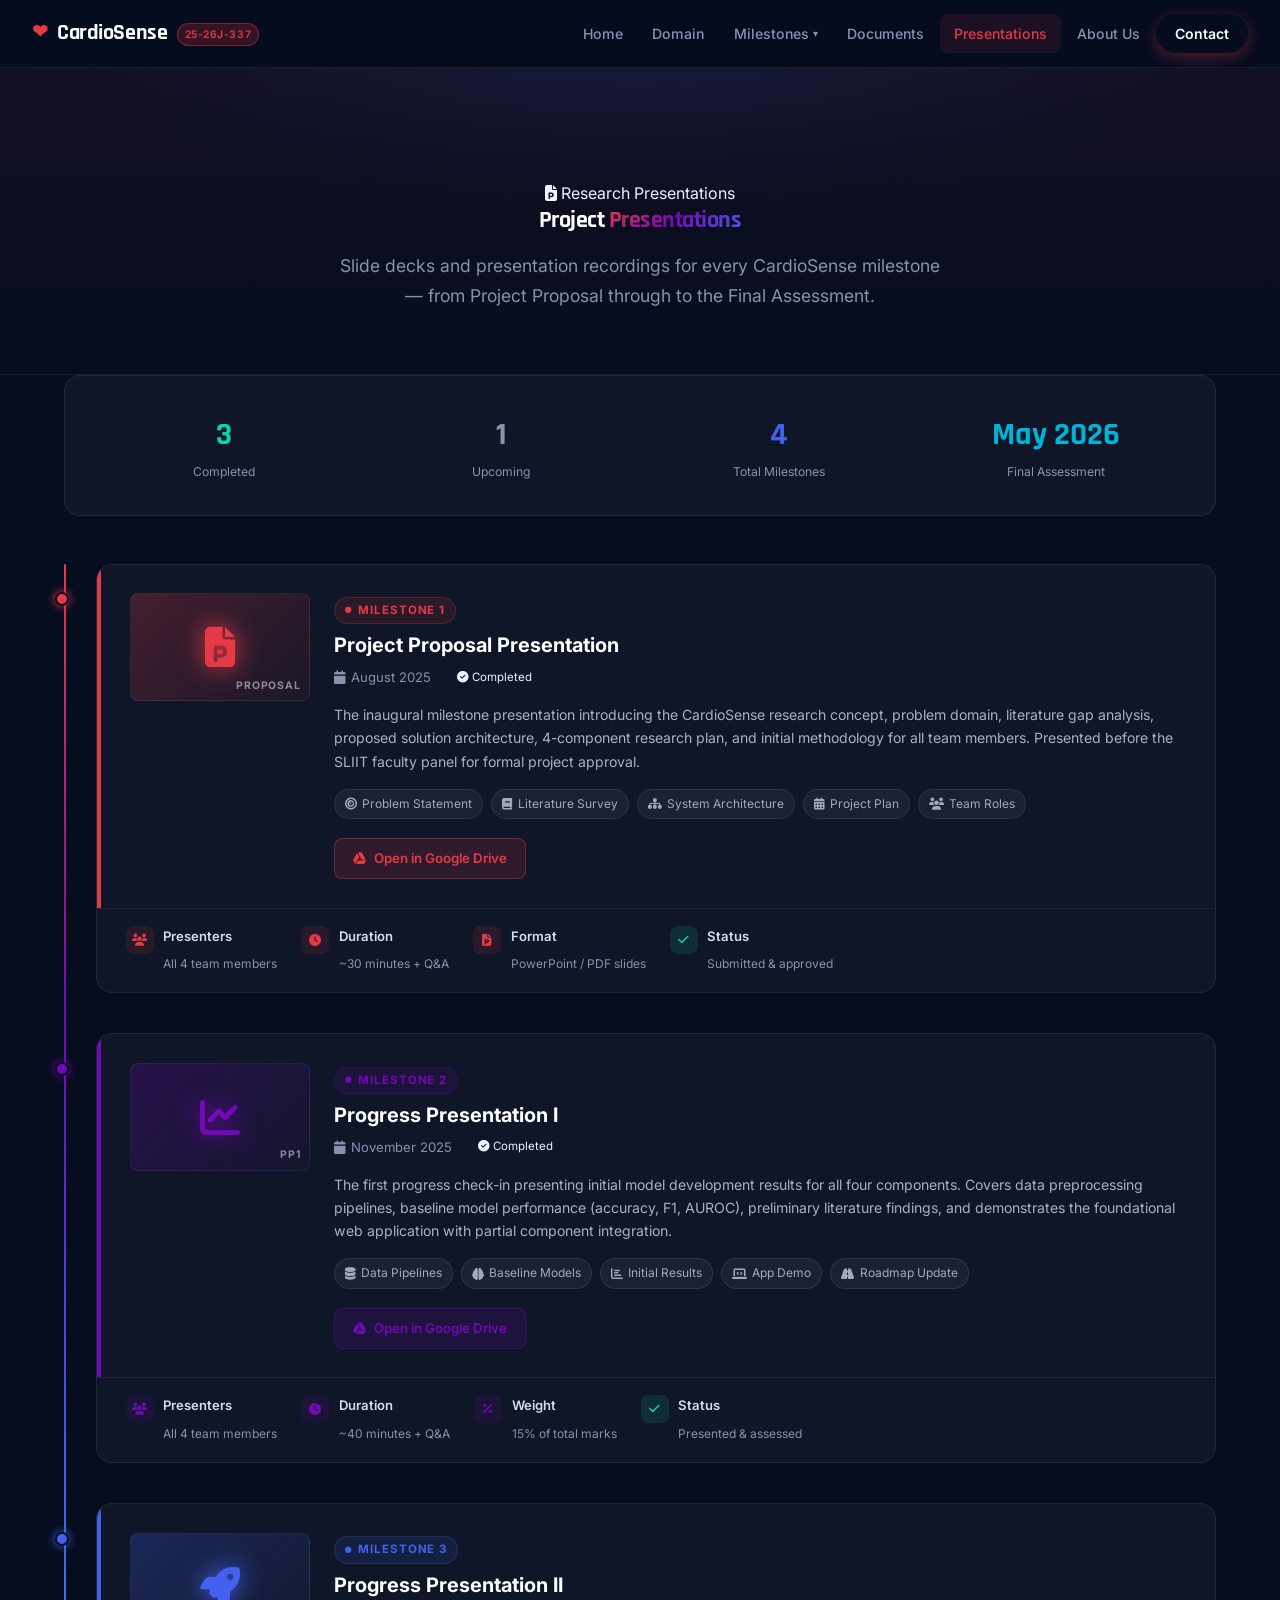
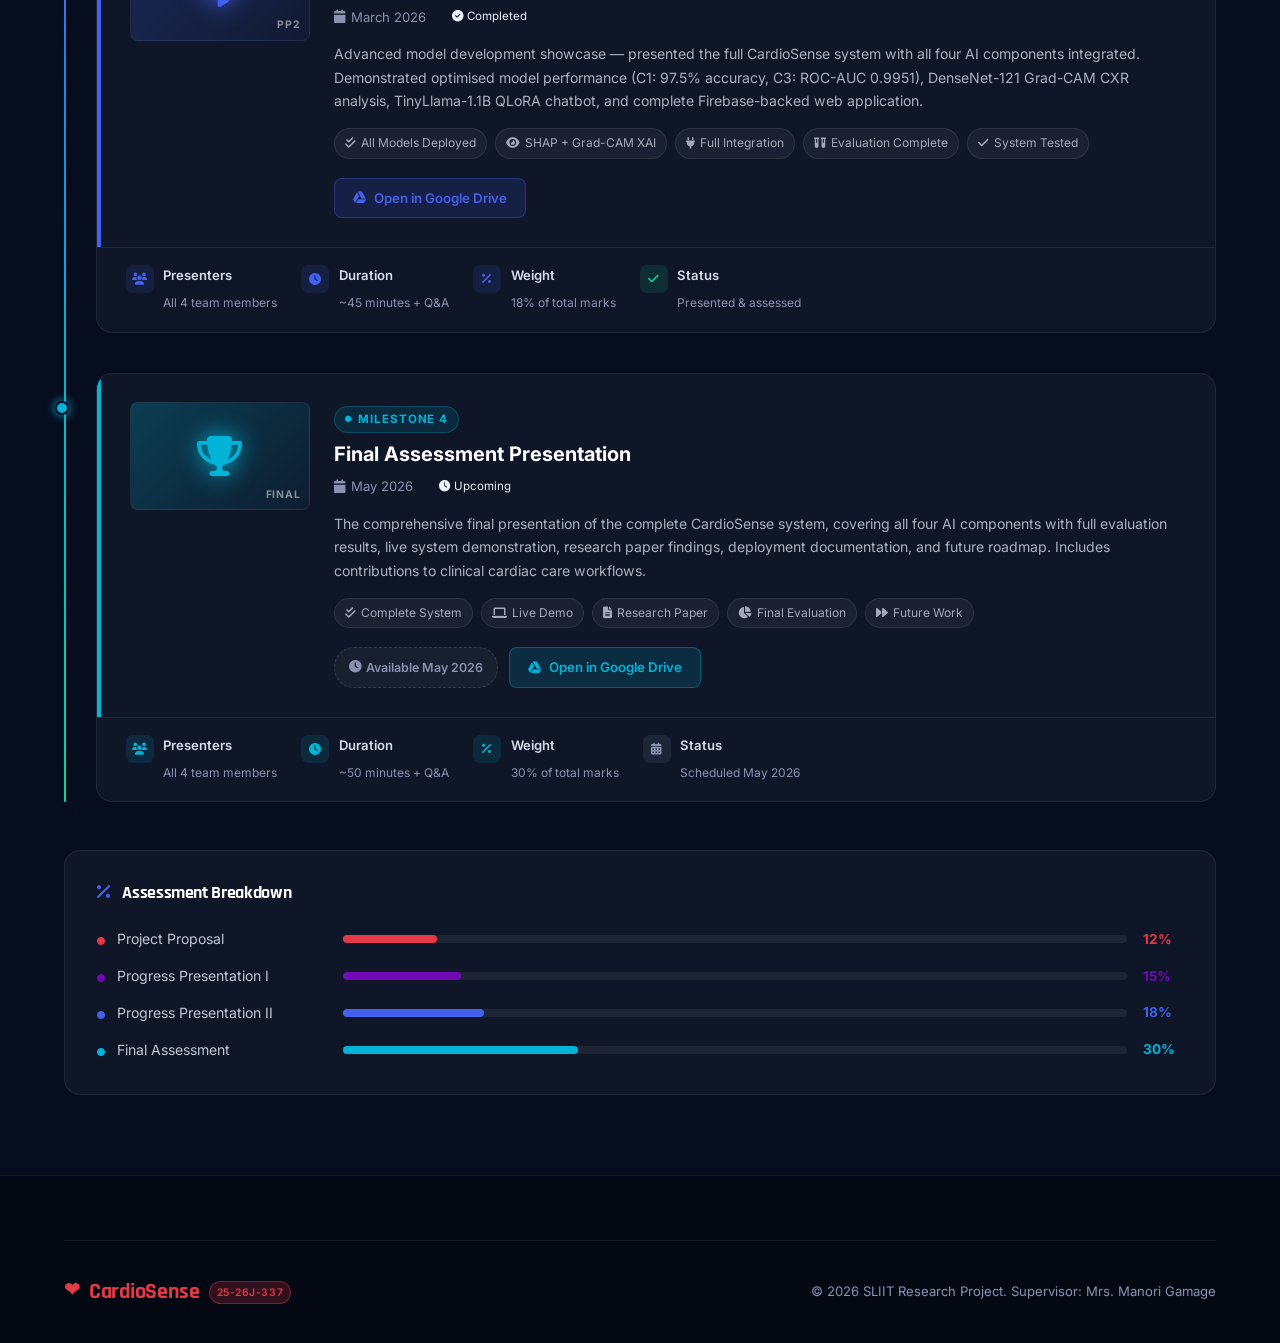
<file: presentations.html>
<!DOCTYPE html>
<html lang="en">
<head>
<meta charset="UTF-8">
<meta name="viewport" content="width=device-width,initial-scale=1.0">
<title>Presentations | CardioSense Research</title>
<link rel="preconnect" href="https://fonts.googleapis.com">
<link href="https://fonts.googleapis.com/css2?family=Inter:wght@300;400;500;600;700;800&family=Rajdhani:wght@500;600;700&family=Fira+Code:wght@400;500&display=swap" rel="stylesheet">
<link rel="stylesheet" href="https://cdnjs.cloudflare.com/ajax/libs/font-awesome/6.5.0/css/all.min.css">
<link rel="stylesheet" href="css/style.css">
<style>
/* ── Presentation Timeline Layout ────────────────────────── */
.pres-timeline{
    position:relative;
    padding-left:2rem;
}
.pres-timeline::before{
    content:'';
    position:absolute;
    left:0;top:0;bottom:0;
    width:2px;
    background:linear-gradient(180deg,var(--red),var(--purple),var(--blue),var(--cyan),var(--green));
    border-radius:2px;
}
.pres-item{
    position:relative;
    margin-bottom:2.5rem;
}
.pres-item:last-child{margin-bottom:0}
.pres-dot{
    position:absolute;
    left:-2.56rem;
    top:1.8rem;
    width:14px;height:14px;
    border-radius:50%;
    border:2px solid var(--bg-primary);
    z-index:1;
    box-shadow:0 0 10px currentColor;
}
/* ── Presentation Card ───────────────────────────────────── */
.pres-card{
    background:var(--bg-card);
    border:1px solid var(--border);
    border-radius:var(--r);
    overflow:hidden;
    transition:var(--transition);
}
.pres-card:hover{
    border-color:rgba(255,255,255,0.12);
    box-shadow:0 16px 48px rgba(0,0,0,0.4);
    transform:translateX(4px);
}
.pres-card-top{
    display:flex;
    align-items:stretch;
    gap:0;
}
.pres-accent-bar{width:4px;flex-shrink:0}
.pres-card-main{
    display:flex;
    align-items:flex-start;
    gap:1.5rem;
    padding:1.8rem;
    flex:1;
    flex-wrap:wrap;
}
.pres-slide-preview{
    width:180px;
    height:108px;
    border-radius:8px;
    overflow:hidden;
    flex-shrink:0;
    display:flex;
    align-items:center;
    justify-content:center;
    position:relative;
    border:1px solid rgba(255,255,255,0.06);
}
.pres-slide-preview::after{
    content:attr(data-label);
    position:absolute;
    bottom:6px;right:8px;
    font-size:0.65rem;
    font-weight:700;
    color:rgba(255,255,255,0.5);
    letter-spacing:0.08em;
}
.pres-icon-large{font-size:2.5rem;z-index:1;position:relative;filter:drop-shadow(0 0 12px currentColor)}
.pres-info{flex:1;min-width:200px}
.pres-number{
    display:inline-flex;
    align-items:center;
    gap:0.4rem;
    font-size:0.72rem;
    font-weight:700;
    letter-spacing:0.08em;
    text-transform:uppercase;
    margin-bottom:0.5rem;
    padding:3px 10px;
    border-radius:14px;
}
.pres-title{font-size:1.25rem;font-weight:700;color:#fff;margin-bottom:0.4rem;line-height:1.3}
.pres-date-row{
    display:flex;
    align-items:center;
    gap:1rem;
    flex-wrap:wrap;
    margin-bottom:0.8rem;
}
.pres-date{font-size:0.82rem;color:var(--text-muted);display:flex;align-items:center;gap:0.4rem}
.pres-desc{font-size:0.88rem;color:rgba(238,242,255,0.7);line-height:1.65;margin-bottom:1rem}
.pres-chips{display:flex;flex-wrap:wrap;gap:0.5rem;margin-bottom:1.2rem}
.pres-chip{
    display:inline-flex;
    align-items:center;
    gap:5px;
    padding:4px 10px;
    border-radius:20px;
    font-size:0.75rem;
    background:rgba(255,255,255,0.05);
    border:1px solid rgba(255,255,255,0.08);
    color:rgba(238,242,255,0.65);
}
.pres-actions{
    display:flex;
    gap:0.7rem;
    flex-wrap:wrap;
}
.btn-pres{
    display:inline-flex;
    align-items:center;
    gap:0.5rem;
    padding:8px 18px;
    border-radius:8px;
    font-size:0.83rem;
    font-weight:600;
    text-decoration:none;
    transition:var(--transition);
    border:1px solid;
    cursor:pointer;
    background:none;
}
.btn-pres-primary{background:var(--blue);color:#fff;border-color:var(--blue)}
.btn-pres-primary:hover{filter:brightness(1.2)}
.btn-pres-outline{background:rgba(255,255,255,0.04);color:rgba(238,242,255,0.7);border-color:rgba(255,255,255,0.12)}
.btn-pres-outline:hover{background:rgba(255,255,255,0.08);color:#fff}
.soon-tag{
    display:inline-flex;
    align-items:center;
    gap:5px;
    padding:5px 14px;
    border-radius:20px;
    font-size:0.78rem;
    font-weight:600;
    background:rgba(255,255,255,0.04);
    border:1px dashed rgba(255,255,255,0.12);
    color:var(--text-muted);
}
/* ── Highlights row ── */
.pres-highlights{
    border-top:1px solid var(--border);
    padding:1rem 1.8rem;
    display:flex;
    flex-wrap:wrap;
    gap:1.5rem;
}
.pres-hl{
    display:flex;
    align-items:flex-start;
    gap:0.6rem;
}
.pres-hl-icon{
    width:28px;height:28px;
    border-radius:7px;
    display:flex;align-items:center;justify-content:center;
    flex-shrink:0;
    font-size:0.75rem;
    margin-top:1px;
}
.pres-hl-text strong{display:block;font-size:0.82rem;font-weight:600;color:rgba(238,242,255,0.9);margin-bottom:2px}
.pres-hl-text span{font-size:0.75rem;color:var(--text-muted)}
/* ── Overview panel ── */
.overview-panel{
    background:var(--bg-card);
    border:1px solid var(--border);
    border-radius:var(--r);
    padding:2rem;
    margin-bottom:3rem;
    display:grid;
    grid-template-columns:repeat(4,1fr);
    gap:1.5rem;
}
@media(max-width:700px){.overview-panel{grid-template-columns:repeat(2,1fr)}}
.ov-item{text-align:center}
.ov-num{font-size:2rem;font-weight:800;font-family:'Rajdhani',sans-serif}
.ov-label{font-size:0.76rem;color:var(--text-muted)}
</style>
</head>
<body>

<!-- ══════════════ NAVBAR ══════════════ -->
<nav class="navbar">
  <div class="navbar-inner">
    <a href="index.html" class="nav-brand"><span class="heart">❤</span> CardioSense <span class="nav-badge">25-26J-337</span></a>
    <div class="nav-links" id="navLinks">
      <a href="index.html">Home</a>
      <a href="domain.html">Domain</a>
      <div class="nav-dropdown">
        <button class="nav-drop-btn">Milestones <span class="arrow">▾</span></button>
        <div class="dropdown-menu">
          <a href="milestones.html#proposal">Project Proposal <span class="drop-meta">Aug 2025</span></a>
          <div class="dropdown-divider"></div>
          <a href="milestones.html#pp1">Progress Presentation I <span class="drop-meta">Nov 2025</span></a>
          <div class="dropdown-divider"></div>
          <a href="milestones.html#pp2">Progress Presentation II <span class="drop-meta">Mar 2026</span></a>
          <div class="dropdown-divider"></div>
          <a href="milestones.html#final">Final Assessment <span class="drop-meta">May 2026</span></a>
        </div>
      </div>
      <a href="documents.html">Documents</a>
      <a href="presentations.html" class="active">Presentations</a>
      <a href="about.html">About Us</a>
      <a href="contact.html" class="nav-cta">Contact</a>
    </div>
    <button class="hamburger" id="hamburger"><span></span><span></span><span></span></button>
  </div>
</nav>

<div class="page-content">

  <!-- ══════════════ PAGE HERO ══════════════ -->
  <section class="page-hero">
    <div class="container">
      <div class="page-hero-label"><i class="fa fa-file-powerpoint"></i> Research Presentations</div>
      <h1 class="page-hero-title">Project <span class="gradient-text">Presentations</span></h1>
      <p class="page-hero-sub">Slide decks and presentation recordings for every CardioSense milestone — from Project Proposal through to the Final Assessment.</p>
    </div>
  </section>

  <!-- ══════════════ MAIN CONTENT ══════════════ -->
  <section style="padding:0 0 5rem">
    <div class="container">

      <!-- Overview panel -->
      <div class="overview-panel reveal">
        <div class="ov-item"><div class="ov-num" style="color:var(--green)">3</div><div class="ov-label">Completed</div></div>
        <div class="ov-item"><div class="ov-num" style="color:var(--text-muted)">1</div><div class="ov-label">Upcoming</div></div>
        <div class="ov-item"><div class="ov-num" style="color:var(--blue)">4</div><div class="ov-label">Total Milestones</div></div>
        <div class="ov-item"><div class="ov-num" style="color:var(--cyan)">May 2026</div><div class="ov-label">Final Assessment</div></div>
      </div>

      <!-- ── Timeline ── -->
      <div class="pres-timeline">

        <!-- ══ PROPOSAL ══ -->
        <div class="pres-item reveal">
          <div class="pres-dot" style="background:var(--red);color:var(--red)"></div>
          <div class="pres-card">
            <div class="pres-card-top">
              <div class="pres-accent-bar" style="background:var(--red)"></div>
              <div class="pres-card-main">
                <div class="pres-slide-preview" style="background:linear-gradient(135deg,rgba(230,57,70,0.25),rgba(230,57,70,0.05))" data-label="PROPOSAL">
                  <i class="fa fa-file-powerpoint pres-icon-large" style="color:var(--red)"></i>
                </div>
                <div class="pres-info">
                  <span class="pres-number" style="background:rgba(230,57,70,0.12);color:var(--red);border:1px solid rgba(230,57,70,0.25)"><i class="fa fa-circle" style="font-size:0.4rem"></i> Milestone 1</span>
                  <div class="pres-title">Project Proposal Presentation</div>
                  <div class="pres-date-row">
                    <span class="pres-date"><i class="fa fa-calendar"></i> August 2025</span>
                    <span class="status-badge status-done" style="font-size:0.72rem;padding:3px 10px"><i class="fa fa-check-circle"></i> Completed</span>
                  </div>
                  <div class="pres-desc">
                    The inaugural milestone presentation introducing the CardioSense research concept, problem domain, literature gap analysis, proposed solution architecture, 4-component research plan, and initial methodology for all team members. Presented before the SLIIT faculty panel for formal project approval.
                  </div>
                  <div class="pres-chips">
                    <span class="pres-chip"><i class="fa fa-bullseye"></i> Problem Statement</span>
                    <span class="pres-chip"><i class="fa fa-book"></i> Literature Survey</span>
                    <span class="pres-chip"><i class="fa fa-sitemap"></i> System Architecture</span>
                    <span class="pres-chip"><i class="fa fa-calendar-alt"></i> Project Plan</span>
                    <span class="pres-chip"><i class="fa fa-users"></i> Team Roles</span>
                  </div>
                  <div class="pres-actions">
                    <a href="https://drive.google.com/drive/folders/1zCmqIlpx9cuGVqsfNgKhzdTsJnJ6yKYV?usp=sharing" target="_blank" rel="noopener" class="btn-pres btn-pres-primary" style="background:rgba(230,57,70,0.15);color:var(--red);border-color:rgba(230,57,70,0.35)"><i class="fa fa-brands fa-google-drive"></i> Open in Google Drive</a>
                  </div>
                </div>
              </div>
            </div>
            <div class="pres-highlights">
              <div class="pres-hl">
                <div class="pres-hl-icon" style="background:rgba(230,57,70,0.12);color:var(--red)"><i class="fa fa-users"></i></div>
                <div class="pres-hl-text"><strong>Presenters</strong><span>All 4 team members</span></div>
              </div>
              <div class="pres-hl">
                <div class="pres-hl-icon" style="background:rgba(230,57,70,0.12);color:var(--red)"><i class="fa fa-clock"></i></div>
                <div class="pres-hl-text"><strong>Duration</strong><span>~30 minutes + Q&amp;A</span></div>
              </div>
              <div class="pres-hl">
                <div class="pres-hl-icon" style="background:rgba(230,57,70,0.12);color:var(--red)"><i class="fa fa-file-powerpoint"></i></div>
                <div class="pres-hl-text"><strong>Format</strong><span>PowerPoint / PDF slides</span></div>
              </div>
              <div class="pres-hl">
                <div class="pres-hl-icon" style="background:rgba(6,214,160,0.12);color:var(--green)"><i class="fa fa-check"></i></div>
                <div class="pres-hl-text"><strong>Status</strong><span>Submitted &amp; approved</span></div>
              </div>
            </div>
          </div>
        </div>

        <!-- ══ PP1 ══ -->
        <div class="pres-item reveal">
          <div class="pres-dot" style="background:var(--purple);color:var(--purple)"></div>
          <div class="pres-card">
            <div class="pres-card-top">
              <div class="pres-accent-bar" style="background:var(--purple)"></div>
              <div class="pres-card-main">
                <div class="pres-slide-preview" style="background:linear-gradient(135deg,rgba(114,9,183,0.25),rgba(114,9,183,0.05))" data-label="PP1">
                  <i class="fa fa-chart-line pres-icon-large" style="color:var(--purple)"></i>
                </div>
                <div class="pres-info">
                  <span class="pres-number" style="background:rgba(114,9,183,0.12);color:var(--purple);border:1px solid rgba(114,9,183,0.25)"><i class="fa fa-circle" style="font-size:0.4rem"></i> Milestone 2</span>
                  <div class="pres-title">Progress Presentation I</div>
                  <div class="pres-date-row">
                    <span class="pres-date"><i class="fa fa-calendar"></i> November 2025</span>
                    <span class="status-badge status-done" style="font-size:0.72rem;padding:3px 10px"><i class="fa fa-check-circle"></i> Completed</span>
                  </div>
                  <div class="pres-desc">
                    The first progress check-in presenting initial model development results for all four components. Covers data preprocessing pipelines, baseline model performance (accuracy, F1, AUROC), preliminary literature findings, and demonstrates the foundational web application with partial component integration.
                  </div>
                  <div class="pres-chips">
                    <span class="pres-chip"><i class="fa fa-database"></i> Data Pipelines</span>
                    <span class="pres-chip"><i class="fa fa-brain"></i> Baseline Models</span>
                    <span class="pres-chip"><i class="fa fa-chart-bar"></i> Initial Results</span>
                    <span class="pres-chip"><i class="fa fa-laptop-code"></i> App Demo</span>
                    <span class="pres-chip"><i class="fa fa-road"></i> Roadmap Update</span>
                  </div>
                  <div class="pres-actions">
                    <a href="https://drive.google.com/drive/folders/1zCmqIlpx9cuGVqsfNgKhzdTsJnJ6yKYV?usp=sharing" target="_blank" rel="noopener" class="btn-pres btn-pres-primary" style="background:rgba(114,9,183,0.15);color:var(--purple);border-color:rgba(114,9,183,0.35)"><i class="fa fa-brands fa-google-drive"></i> Open in Google Drive</a>
                  </div>
                </div>
              </div>
            </div>
            <div class="pres-highlights">
              <div class="pres-hl">
                <div class="pres-hl-icon" style="background:rgba(114,9,183,0.12);color:var(--purple)"><i class="fa fa-users"></i></div>
                <div class="pres-hl-text"><strong>Presenters</strong><span>All 4 team members</span></div>
              </div>
              <div class="pres-hl">
                <div class="pres-hl-icon" style="background:rgba(114,9,183,0.12);color:var(--purple)"><i class="fa fa-clock"></i></div>
                <div class="pres-hl-text"><strong>Duration</strong><span>~40 minutes + Q&amp;A</span></div>
              </div>
              <div class="pres-hl">
                <div class="pres-hl-icon" style="background:rgba(114,9,183,0.12);color:var(--purple)"><i class="fa fa-percentage"></i></div>
                <div class="pres-hl-text"><strong>Weight</strong><span>15% of total marks</span></div>
              </div>
              <div class="pres-hl">
                <div class="pres-hl-icon" style="background:rgba(6,214,160,0.12);color:var(--green)"><i class="fa fa-check"></i></div>
                <div class="pres-hl-text"><strong>Status</strong><span>Presented &amp; assessed</span></div>
              </div>
            </div>
          </div>
        </div>

        <!-- ══ PP2 ══ -->
        <div class="pres-item reveal">
          <div class="pres-dot" style="background:var(--blue);color:var(--blue)"></div>
          <div class="pres-card">
            <div class="pres-card-top">
              <div class="pres-accent-bar" style="background:var(--blue)"></div>
              <div class="pres-card-main">
                <div class="pres-slide-preview" style="background:linear-gradient(135deg,rgba(67,97,238,0.25),rgba(67,97,238,0.05))" data-label="PP2">
                  <i class="fa fa-rocket pres-icon-large" style="color:var(--blue)"></i>
                </div>
                <div class="pres-info">
                  <span class="pres-number" style="background:rgba(67,97,238,0.12);color:var(--blue);border:1px solid rgba(67,97,238,0.25)"><i class="fa fa-circle" style="font-size:0.4rem"></i> Milestone 3</span>
                  <div class="pres-title">Progress Presentation II</div>
                  <div class="pres-date-row">
                    <span class="pres-date"><i class="fa fa-calendar"></i> March 2026</span>
                    <span class="status-badge status-done" style="font-size:0.72rem;padding:3px 10px"><i class="fa fa-check-circle"></i> Completed</span>
                  </div>
                  <div class="pres-desc">
                    Advanced model development showcase — presented the full CardioSense system with all four AI components integrated. Demonstrated optimised model performance (C1: 97.5% accuracy, C3: ROC-AUC 0.9951), DenseNet-121 Grad-CAM CXR analysis, TinyLlama-1.1B QLoRA chatbot, and complete Firebase-backed web application.
                  </div>
                  <div class="pres-chips">
                    <span class="pres-chip"><i class="fa fa-check-double"></i> All Models Deployed</span>
                    <span class="pres-chip"><i class="fa fa-eye"></i> SHAP + Grad-CAM XAI</span>
                    <span class="pres-chip"><i class="fa fa-plug"></i> Full Integration</span>
                    <span class="pres-chip"><i class="fa fa-vials"></i> Evaluation Complete</span>
                    <span class="pres-chip"><i class="fa fa-check"></i> System Tested</span>
                  </div>
                  <div class="pres-actions">
                    <a href="https://drive.google.com/drive/folders/1zCmqIlpx9cuGVqsfNgKhzdTsJnJ6yKYV?usp=sharing" target="_blank" rel="noopener" class="btn-pres btn-pres-primary" style="background:rgba(67,97,238,0.15);color:var(--blue);border-color:rgba(67,97,238,0.35)"><i class="fa fa-brands fa-google-drive"></i> Open in Google Drive</a>
                  </div>
                </div>
              </div>
            </div>
            <div class="pres-highlights">
              <div class="pres-hl">
                <div class="pres-hl-icon" style="background:rgba(67,97,238,0.12);color:var(--blue)"><i class="fa fa-users"></i></div>
                <div class="pres-hl-text"><strong>Presenters</strong><span>All 4 team members</span></div>
              </div>
              <div class="pres-hl">
                <div class="pres-hl-icon" style="background:rgba(67,97,238,0.12);color:var(--blue)"><i class="fa fa-clock"></i></div>
                <div class="pres-hl-text"><strong>Duration</strong><span>~45 minutes + Q&amp;A</span></div>
              </div>
              <div class="pres-hl">
                <div class="pres-hl-icon" style="background:rgba(67,97,238,0.12);color:var(--blue)"><i class="fa fa-percentage"></i></div>
                <div class="pres-hl-text"><strong>Weight</strong><span>18% of total marks</span></div>
              </div>
              <div class="pres-hl">
                <div class="pres-hl-icon" style="background:rgba(6,214,160,0.12);color:var(--green)"><i class="fa fa-check"></i></div>
                <div class="pres-hl-text"><strong>Status</strong><span>Presented &amp; assessed</span></div>
              </div>
            </div>
          </div>
        </div>

        <!-- ══ FINAL ══ -->
        <div class="pres-item reveal">
          <div class="pres-dot" style="background:var(--cyan);color:var(--cyan)"></div>
          <div class="pres-card">
            <div class="pres-card-top">
              <div class="pres-accent-bar" style="background:var(--cyan)"></div>
              <div class="pres-card-main">
                <div class="pres-slide-preview" style="background:linear-gradient(135deg,rgba(0,180,216,0.25),rgba(0,180,216,0.05))" data-label="FINAL">
                  <i class="fa fa-trophy pres-icon-large" style="color:var(--cyan)"></i>
                </div>
                <div class="pres-info">
                  <span class="pres-number" style="background:rgba(0,180,216,0.12);color:var(--cyan);border:1px solid rgba(0,180,216,0.25)"><i class="fa fa-circle" style="font-size:0.4rem"></i> Milestone 4</span>
                  <div class="pres-title">Final Assessment Presentation</div>
                  <div class="pres-date-row">
                    <span class="pres-date"><i class="fa fa-calendar"></i> May 2026</span>
                    <span class="status-badge status-upcoming" style="font-size:0.72rem;padding:3px 10px"><i class="fa fa-clock"></i> Upcoming</span>
                  </div>
                  <div class="pres-desc">
                    The comprehensive final presentation of the complete CardioSense system, covering all four AI components with full evaluation results, live system demonstration, research paper findings, deployment documentation, and future roadmap. Includes contributions to clinical cardiac care workflows.
                  </div>
                  <div class="pres-chips">
                    <span class="pres-chip"><i class="fa fa-check-double"></i> Complete System</span>
                    <span class="pres-chip"><i class="fa fa-laptop"></i> Live Demo</span>
                    <span class="pres-chip"><i class="fa fa-file-alt"></i> Research Paper</span>
                    <span class="pres-chip"><i class="fa fa-chart-pie"></i> Final Evaluation</span>
                    <span class="pres-chip"><i class="fa fa-forward"></i> Future Work</span>
                  </div>
                  <div class="pres-actions">
                    <span class="soon-tag"><i class="fa fa-clock"></i> Available May 2026</span>
                    <a href="https://drive.google.com/drive/folders/1zCmqIlpx9cuGVqsfNgKhzdTsJnJ6yKYV?usp=sharing" target="_blank" rel="noopener" class="btn-pres btn-pres-primary" style="background:rgba(0,180,216,0.15);color:var(--cyan);border-color:rgba(0,180,216,0.35)"><i class="fa fa-brands fa-google-drive"></i> Open in Google Drive</a>
                  </div>
                </div>
              </div>
            </div>
            <div class="pres-highlights">
              <div class="pres-hl">
                <div class="pres-hl-icon" style="background:rgba(0,180,216,0.12);color:var(--cyan)"><i class="fa fa-users"></i></div>
                <div class="pres-hl-text"><strong>Presenters</strong><span>All 4 team members</span></div>
              </div>
              <div class="pres-hl">
                <div class="pres-hl-icon" style="background:rgba(0,180,216,0.12);color:var(--cyan)"><i class="fa fa-clock"></i></div>
                <div class="pres-hl-text"><strong>Duration</strong><span>~50 minutes + Q&amp;A</span></div>
              </div>
              <div class="pres-hl">
                <div class="pres-hl-icon" style="background:rgba(0,180,216,0.12);color:var(--cyan)"><i class="fa fa-percentage"></i></div>
                <div class="pres-hl-text"><strong>Weight</strong><span>30% of total marks</span></div>
              </div>
              <div class="pres-hl">
                <div class="pres-hl-icon" style="background:rgba(136,146,176,0.12);color:var(--text-muted)"><i class="fa fa-calendar-alt"></i></div>
                <div class="pres-hl-text"><strong>Status</strong><span>Scheduled May 2026</span></div>
              </div>
            </div>
          </div>
        </div>

      </div><!-- /pres-timeline -->

      <!-- ── Marks summary ── -->
      <div class="reveal" style="margin-top:3rem;background:var(--bg-card);border:1px solid var(--border);border-radius:var(--r);padding:2rem">
        <h3 style="color:#fff;margin-bottom:1.5rem;font-size:1.1rem"><i class="fa fa-percentage" style="color:var(--blue);margin-right:0.5rem"></i> Assessment Breakdown</h3>
        <div style="display:flex;flex-direction:column;gap:0.8rem">
          <div style="display:flex;align-items:center;gap:1rem;flex-wrap:wrap">
            <span style="min-width:230px;font-size:0.88rem;color:rgba(238,242,255,0.8)"><i class="fa fa-circle" style="font-size:0.5rem;color:var(--red);margin-right:0.5rem"></i> Project Proposal</span>
            <div style="flex:1;height:8px;background:rgba(255,255,255,0.06);border-radius:4px;min-width:120px"><div style="width:12%;height:100%;background:var(--red);border-radius:4px"></div></div>
            <span style="font-size:0.85rem;font-weight:700;color:var(--red);min-width:40px">12%</span>
          </div>
          <div style="display:flex;align-items:center;gap:1rem;flex-wrap:wrap">
            <span style="min-width:230px;font-size:0.88rem;color:rgba(238,242,255,0.8)"><i class="fa fa-circle" style="font-size:0.5rem;color:var(--purple);margin-right:0.5rem"></i> Progress Presentation I</span>
            <div style="flex:1;height:8px;background:rgba(255,255,255,0.06);border-radius:4px;min-width:120px"><div style="width:15%;height:100%;background:var(--purple);border-radius:4px"></div></div>
            <span style="font-size:0.85rem;font-weight:700;color:var(--purple);min-width:40px">15%</span>
          </div>
          <div style="display:flex;align-items:center;gap:1rem;flex-wrap:wrap">
            <span style="min-width:230px;font-size:0.88rem;color:rgba(238,242,255,0.8)"><i class="fa fa-circle" style="font-size:0.5rem;color:var(--blue);margin-right:0.5rem"></i> Progress Presentation II</span>
            <div style="flex:1;height:8px;background:rgba(255,255,255,0.06);border-radius:4px;min-width:120px"><div style="width:18%;height:100%;background:var(--blue);border-radius:4px"></div></div>
            <span style="font-size:0.85rem;font-weight:700;color:var(--blue);min-width:40px">18%</span>
          </div>
          <div style="display:flex;align-items:center;gap:1rem;flex-wrap:wrap">
            <span style="min-width:230px;font-size:0.88rem;color:rgba(238,242,255,0.8)"><i class="fa fa-circle" style="font-size:0.5rem;color:var(--cyan);margin-right:0.5rem"></i> Final Assessment</span>
            <div style="flex:1;height:8px;background:rgba(255,255,255,0.06);border-radius:4px;min-width:120px"><div style="width:30%;height:100%;background:var(--cyan);border-radius:4px"></div></div>
            <span style="font-size:0.85rem;font-weight:700;color:var(--cyan);min-width:40px">30%</span>
          </div>
        </div>
      </div>

    </div>
  </section>

</div><!-- /page-content -->

<footer class="footer">
  <div class="container">
    <div class="footer-bottom" style="padding-top:2rem;border-top:1px solid var(--border)">
      <a href="index.html" class="nav-brand"><span class="heart">❤</span> CardioSense <span class="nav-badge">25-26J-337</span></a>
      <span style="font-size:0.82rem;color:var(--text-muted)">© <span id="year"></span> SLIIT Research Project. Supervisor: Mrs. Manori Gamage</span>
    </div>
  </div>
</footer>
<script src="js/main.js"></script>
</body>
</html>
</file>
<file: css/style.css>
/* ═══════════════════════════════════════════════════════════════
   CardioSense Research Website — Master Stylesheet
   Project: 25-26J-337 | SLIIT
═══════════════════════════════════════════════════════════════ */

/* ── Variables ──────────────────────────────────────────────── */
:root {
    --bg-primary:     #060d1f;
    --bg-secondary:   #0b1630;
    --bg-card:        rgba(255,255,255,0.04);
    --bg-card-hover:  rgba(255,255,255,0.08);
    --red:            #e63946;
    --red-dark:       #c1121f;
    --blue:           #4361ee;
    --cyan:           #00b4d8;
    --purple:         #7209b7;
    --green:          #06d6a0;
    --yellow:         #ffd166;
    --grad:           linear-gradient(135deg,#e63946 0%,#7209b7 50%,#4361ee 100%);
    --grad-warm:      linear-gradient(135deg,#e63946 0%,#f77f00 100%);
    --grad-cool:      linear-gradient(135deg,#4361ee 0%,#00b4d8 100%);
    --grad-green:     linear-gradient(135deg,#06d6a0 0%,#4361ee 100%);
    --text:           #eef2ff;
    --text-muted:     #8892b0;
    --border:         rgba(255,255,255,0.07);
    --shadow:         0 8px 32px rgba(0,0,0,0.5);
    --glow-red:       0 0 40px rgba(230,57,70,0.25);
    --glow-blue:      0 0 40px rgba(67,97,238,0.25);
    --r:              16px;
    --r-sm:           8px;
    --nav-h:          68px;
    --transition:     all 0.3s cubic-bezier(0.4,0,0.2,1);
}

/* ── Reset & Base ───────────────────────────────────────────── */
*,*::before,*::after{box-sizing:border-box;margin:0;padding:0}
html{scroll-behavior:smooth;font-size:16px}
body{
    font-family:'Inter',-apple-system,BlinkMacSystemFont,'Segoe UI',sans-serif;
    background:var(--bg-primary);
    color:var(--text);
    line-height:1.7;
    overflow-x:hidden;
}
img{max-width:100%;display:block}
a{text-decoration:none;color:inherit}
ul{list-style:none}

/* ── Scrollbar ──────────────────────────────────────────────── */
::-webkit-scrollbar{width:5px}
::-webkit-scrollbar-track{background:var(--bg-primary)}
::-webkit-scrollbar-thumb{background:var(--red);border-radius:3px}
::-webkit-scrollbar-thumb:hover{background:var(--blue)}

/* ── Selection ──────────────────────────────────────────────── */
::selection{background:rgba(230,57,70,0.35);color:#fff}

/* ── Typography ─────────────────────────────────────────────── */
h1,h2,h3,h4,h5{
    font-family:'Rajdhani','Space Grotesk','Inter',sans-serif;
    font-weight:700;
    line-height:1.15;
    letter-spacing:-0.02em;
}
.display-1{font-size:clamp(2.8rem,6vw,5.5rem);letter-spacing:-0.04em}
.display-2{font-size:clamp(2rem,4vw,3.5rem)}
h2{font-size:clamp(1.7rem,3vw,2.6rem)}
h3{font-size:clamp(1.2rem,2vw,1.6rem)}
h4{font-size:1.1rem}
p{color:var(--text-muted);margin-bottom:1rem}
.lead{font-size:1.15rem;color:rgba(238,242,255,0.85)}
.text-muted{color:var(--text-muted) !important}
.text-white{color:#fff !important}

/* ── Gradients & Highlights ─────────────────────────────────── */
.gradient-text{
    background:var(--grad);
    -webkit-background-clip:text;
    -webkit-text-fill-color:transparent;
    background-clip:text;
}
.gradient-text-warm{
    background:var(--grad-warm);
    -webkit-background-clip:text;
    -webkit-text-fill-color:transparent;
    background-clip:text;
}
.gradient-text-cool{
    background:var(--grad-cool);
    -webkit-background-clip:text;
    -webkit-text-fill-color:transparent;
    background-clip:text;
}

/* ── Navbar ─────────────────────────────────────────────────── */
.navbar{
    position:fixed;top:0;left:0;right:0;
    height:var(--nav-h);
    background:rgba(6,13,31,0.85);
    backdrop-filter:blur(24px);
    -webkit-backdrop-filter:blur(24px);
    border-bottom:1px solid var(--border);
    z-index:9999;
    transition:var(--transition);
}
.navbar.scrolled{
    background:rgba(6,13,31,0.97);
    box-shadow:0 4px 30px rgba(0,0,0,0.6);
}
.navbar-inner{
    max-width:1280px;
    margin:0 auto;
    height:100%;
    padding:0 2rem;
    display:flex;
    align-items:center;
    justify-content:space-between;
}
.nav-brand{
    display:flex;
    align-items:center;
    gap:0.6rem;
    font-family:'Rajdhani',sans-serif;
    font-size:1.4rem;
    font-weight:800;
    letter-spacing:-0.02em;
    color:#fff;
}
.nav-brand .heart{
    color:var(--red);
    animation:heartbeat 1.8s infinite;
    display:inline-block;
    font-size:1.2rem;
}
@keyframes heartbeat{
    0%,100%{transform:scale(1)}
    14%{transform:scale(1.25)}
    28%{transform:scale(1)}
    42%{transform:scale(1.15)}
    70%{transform:scale(1)}
}
.nav-badge{
    font-size:0.65rem;
    background:rgba(230,57,70,0.2);
    border:1px solid rgba(230,57,70,0.4);
    color:var(--red);
    padding:2px 7px;
    border-radius:20px;
    font-family:'Inter',sans-serif;
    font-weight:600;
    letter-spacing:0.05em;
    align-self:center;
    margin-top:2px;
}
.nav-links{
    display:flex;
    align-items:center;
    gap:0.15rem;
}
.nav-links a,.nav-dropdown>.nav-drop-btn{
    color:var(--text-muted);
    font-size:0.88rem;
    font-weight:500;
    padding:0.45rem 0.85rem;
    border-radius:var(--r-sm);
    transition:var(--transition);
    cursor:pointer;
    background:none;
    border:none;
    font-family:'Inter',sans-serif;
    display:flex;
    align-items:center;
    gap:4px;
    white-space:nowrap;
}
.nav-links a:hover,.nav-links a.active,.nav-drop-btn:hover{
    color:#fff;
    background:rgba(255,255,255,0.07);
}
.nav-links a.active{
    color:var(--red);
    background:rgba(230,57,70,0.1);
}
.nav-dropdown{position:relative}
.nav-drop-btn .arrow{
    font-size:0.65rem;
    transition:transform 0.25s ease;
}
.nav-dropdown:hover .arrow{transform:rotate(180deg)}
.dropdown-menu{
    position:absolute;
    top:calc(100% + 8px);
    left:50%;
    transform:translateX(-50%);
    background:rgba(11,22,48,0.97);
    backdrop-filter:blur(20px);
    border:1px solid var(--border);
    border-radius:var(--r);
    padding:0.6rem;
    min-width:240px;
    box-shadow:var(--shadow);
    opacity:0;
    visibility:hidden;
    transform:translateX(-50%) translateY(-8px);
    transition:all 0.2s ease;
    z-index:9998;
}
.nav-dropdown:hover .dropdown-menu{
    opacity:1;
    visibility:visible;
    transform:translateX(-50%) translateY(0);
}
.dropdown-menu a{
    display:flex;
    align-items:center;
    justify-content:space-between;
    padding:0.6rem 1rem;
    border-radius:var(--r-sm);
    font-size:0.85rem;
    color:var(--text-muted);
    transition:var(--transition);
}
.dropdown-menu a:hover{
    color:#fff;
    background:rgba(255,255,255,0.07);
}
.dropdown-menu a .drop-meta{
    font-size:0.72rem;
    color:var(--text-muted);
    opacity:0.6;
}
.dropdown-divider{height:1px;background:var(--border);margin:0.4rem 0}
.nav-cta{
    background:var(--grad-warm);
    color:#fff !important;
    border-radius:30px !important;
    padding:0.45rem 1.2rem !important;
    font-weight:600 !important;
    box-shadow:0 4px 15px rgba(230,57,70,0.35);
    transition:var(--transition) !important;
}
.nav-cta:hover{
    transform:translateY(-1px);
    box-shadow:0 6px 20px rgba(230,57,70,0.5) !important;
    background:var(--grad-warm) !important;
}
.hamburger{
    display:none;
    flex-direction:column;
    gap:5px;
    cursor:pointer;
    padding:6px;
    border-radius:var(--r-sm);
    transition:var(--transition);
    border:none;
    background:none;
}
.hamburger span{
    width:22px;height:2px;
    background:#fff;
    border-radius:2px;
    transition:var(--transition);
    display:block;
}
.hamburger.open span:nth-child(1){transform:rotate(45deg) translate(5px,5px)}
.hamburger.open span:nth-child(2){opacity:0}
.hamburger.open span:nth-child(3){transform:rotate(-45deg) translate(5px,-5px)}

/* ── Layout ─────────────────────────────────────────────────── */
.page-content{padding-top:var(--nav-h)}
.section{padding:6rem 0}
.section-sm{padding:4rem 0}
.container{max-width:1200px;margin:0 auto;padding:0 1.5rem}
.container-wide{max-width:1400px;margin:0 auto;padding:0 1.5rem}

/* ── Section Headers ────────────────────────────────────────── */
.section-label{
    display:inline-flex;
    align-items:center;
    gap:8px;
    font-size:0.78rem;
    font-weight:700;
    text-transform:uppercase;
    letter-spacing:0.12em;
    color:var(--red);
    margin-bottom:0.8rem;
}
.section-label::before{
    content:'';
    width:24px;height:2px;
    background:var(--red);
    border-radius:2px;
}
.section-header{text-align:center;margin-bottom:3.5rem}
.section-header h2{margin-bottom:1rem}
.section-header p{max-width:620px;margin:0 auto;font-size:1.05rem}

/* ── Buttons ─────────────────────────────────────────────────── */
.btn{
    display:inline-flex;
    align-items:center;
    gap:0.5rem;
    padding:0.75rem 1.8rem;
    border-radius:50px;
    font-weight:600;
    font-size:0.92rem;
    cursor:pointer;
    border:none;
    transition:var(--transition);
    text-align:center;
    white-space:nowrap;
}
.btn-primary{
    background:var(--grad-warm);
    color:#fff;
    box-shadow:0 4px 20px rgba(230,57,70,0.35);
}
.btn-primary:hover{
    transform:translateY(-2px);
    box-shadow:0 8px 30px rgba(230,57,70,0.5);
}
.btn-outline{
    background:transparent;
    color:#fff;
    border:1px solid rgba(255,255,255,0.25);
}
.btn-outline:hover{
    background:rgba(255,255,255,0.08);
    border-color:rgba(255,255,255,0.5);
    transform:translateY(-2px);
}
.btn-blue{
    background:var(--grad-cool);
    color:#fff;
    box-shadow:0 4px 20px rgba(67,97,238,0.35);
}
.btn-blue:hover{
    transform:translateY(-2px);
    box-shadow:0 8px 30px rgba(67,97,238,0.5);
}
.btn-sm{padding:0.5rem 1.2rem;font-size:0.83rem}

/* ── Cards ──────────────────────────────────────────────────── */
.card{
    background:var(--bg-card);
    border:1px solid var(--border);
    border-radius:var(--r);
    padding:2rem;
    transition:var(--transition);
    position:relative;
    overflow:hidden;
}
.card::before{
    content:'';
    position:absolute;
    inset:0;
    border-radius:var(--r);
    padding:1px;
    background:var(--grad);
    -webkit-mask:linear-gradient(#fff 0 0) content-box,linear-gradient(#fff 0 0);
    -webkit-mask-composite:xor;
    mask-composite:exclude;
    opacity:0;
    transition:var(--transition);
}
.card:hover::before{opacity:1}
.card:hover{
    background:var(--bg-card-hover);
    transform:translateY(-4px);
    box-shadow:var(--glow-blue);
}
.card-icon{
    width:56px;height:56px;
    border-radius:14px;
    display:flex;align-items:center;justify-content:center;
    font-size:1.5rem;
    margin-bottom:1.2rem;
}
.card h3{margin-bottom:0.6rem;font-size:1.25rem}
.card p{font-size:0.92rem;margin-bottom:0}

/* ── Glass Card ─────────────────────────────────────────────── */
.glass{
    background:rgba(255,255,255,0.04);
    backdrop-filter:blur(12px);
    -webkit-backdrop-filter:blur(12px);
    border:1px solid rgba(255,255,255,0.1);
    border-radius:var(--r);
}

/* ── Component Color Themes ─────────────────────────────────── */
.c1 .card-icon{background:rgba(230,57,70,0.15);color:var(--red)}
.c2 .card-icon{background:rgba(0,180,216,0.15);color:var(--cyan)}
.c3 .card-icon{background:rgba(6,214,160,0.15);color:var(--green)}
.c4 .card-icon{background:rgba(67,97,238,0.15);color:var(--blue)}

/* ── Badge / Tag ────────────────────────────────────────────── */
.badge{
    display:inline-flex;
    align-items:center;
    gap:4px;
    padding:4px 12px;
    border-radius:30px;
    font-size:0.75rem;
    font-weight:600;
    letter-spacing:0.04em;
}
.badge-red{background:rgba(230,57,70,0.15);color:var(--red);border:1px solid rgba(230,57,70,0.3)}
.badge-blue{background:rgba(67,97,238,0.15);color:#7b9cff;border:1px solid rgba(67,97,238,0.3)}
.badge-cyan{background:rgba(0,180,216,0.15);color:var(--cyan);border:1px solid rgba(0,180,216,0.3)}
.badge-green{background:rgba(6,214,160,0.15);color:var(--green);border:1px solid rgba(6,214,160,0.3)}
.badge-yellow{background:rgba(255,209,102,0.15);color:var(--yellow);border:1px solid rgba(255,209,102,0.3)}
.badge-purple{background:rgba(114,9,183,0.2);color:#c77dff;border:1px solid rgba(114,9,183,0.4)}

/* ── Stats Card ─────────────────────────────────────────────── */
.stat-card{
    text-align:center;
    padding:2.5rem 1.5rem;
    background:var(--bg-card);
    border:1px solid var(--border);
    border-radius:var(--r);
    transition:var(--transition);
}
.stat-card:hover{background:var(--bg-card-hover);transform:translateY(-4px)}
.stat-value{
    font-size:3rem;
    font-weight:900;
    font-family:'Rajdhani',sans-serif;
    line-height:1;
    margin-bottom:0.4rem;
}
.stat-label{font-size:0.85rem;color:var(--text-muted);text-transform:uppercase;letter-spacing:0.08em;font-weight:600}

/* ── Grid Layouts ───────────────────────────────────────────── */
.grid-2{display:grid;grid-template-columns:repeat(2,1fr);gap:1.5rem}
.grid-3{display:grid;grid-template-columns:repeat(3,1fr);gap:1.5rem}
.grid-4{display:grid;grid-template-columns:repeat(4,1fr);gap:1.5rem}
.grid-auto{display:grid;grid-template-columns:repeat(auto-fit,minmax(260px,1fr));gap:1.5rem}

/* ── Hero (Home) ────────────────────────────────────────────── */
.hero{
    position:relative;
    min-height:100vh;
    display:flex;
    align-items:center;
    overflow:hidden;
}
.hero-canvas{position:absolute;inset:0;z-index:0}
.hero-bg{
    position:absolute;inset:0;
    background:
        radial-gradient(ellipse 80% 60% at 50% -20%,rgba(67,97,238,0.15) 0%,transparent 60%),
        radial-gradient(ellipse 60% 50% at 80% 80%,rgba(114,9,183,0.1) 0%,transparent 60%),
        radial-gradient(ellipse 50% 40% at 10% 60%,rgba(230,57,70,0.08) 0%,transparent 60%);
    z-index:0;
}
.hero-content{
    position:relative;z-index:2;
    max-width:900px;
    margin:0 auto;
    text-align:center;
    padding:0 1.5rem;
    width:100%;
}
.hero-pill{
    display:inline-flex;
    align-items:center;
    gap:8px;
    background:rgba(230,57,70,0.12);
    border:1px solid rgba(230,57,70,0.3);
    border-radius:30px;
    padding:6px 16px;
    font-size:0.8rem;
    font-weight:600;
    letter-spacing:0.06em;
    text-transform:uppercase;
    color:var(--red);
    margin-bottom:1.8rem;
}
.hero-pill::before{
    content:'';
    width:6px;height:6px;
    border-radius:50%;
    background:var(--red);
    animation:blink 1.5s infinite;
}
@keyframes blink{0%,100%{opacity:1}50%{opacity:0.2}}
.hero h1{margin-bottom:1.5rem;color:#fff}
.hero h1 span{display:block}
.hero-desc{
    font-size:1.15rem;
    color:rgba(238,242,255,0.75);
    max-width:680px;
    margin:0 auto 2.5rem;
    line-height:1.8;
}
.hero-buttons{display:flex;gap:1rem;justify-content:center;flex-wrap:wrap;margin-bottom:3.5rem}
.hero-stats{
    display:flex;
    justify-content:center;
    gap:3rem;
    flex-wrap:wrap;
    padding-top:2rem;
    border-top:1px solid var(--border);
}
.hero-stat-item{text-align:center}
.hero-stat-item .num{
    font-size:2rem;
    font-weight:900;
    font-family:'Rajdhani',sans-serif;
}
.hero-stat-item .lbl{font-size:0.8rem;color:var(--text-muted);text-transform:uppercase;letter-spacing:0.06em}
.scroll-indicator{
    position:absolute;
    bottom:2rem;
    left:50%;
    transform:translateX(-50%);
    display:flex;
    flex-direction:column;
    align-items:center;
    gap:6px;
    color:var(--text-muted);
    font-size:0.75rem;
    letter-spacing:0.1em;
    text-transform:uppercase;
    animation:bounce 2s infinite;
    z-index:2;
}
.scroll-indicator .arrow{font-size:1.2rem}
@keyframes bounce{0%,100%{transform:translateX(-50%) translateY(0)}50%{transform:translateX(-50%) translateY(6px)}}

/* ── Page Hero (inner pages) ─────────────────────────────────── */
.page-hero{
    padding:7rem 0 4rem;
    position:relative;
    overflow:hidden;
    text-align:center;
    background:
        radial-gradient(ellipse 70% 80% at 50% -10%,rgba(67,97,238,0.12) 0%,transparent 70%),
        linear-gradient(180deg,rgba(230,57,70,0.05) 0%,transparent 100%);
}
.page-hero::after{
    content:'';
    position:absolute;
    bottom:0;left:0;right:0;
    height:1px;
    background:var(--border);
}
.page-hero h1{margin-bottom:1rem;color:#fff}
.page-hero p{max-width:600px;margin:0 auto;font-size:1.1rem}

/* ── Research Component Cards ───────────────────────────────── */
.component-card{
    padding:2.5rem;
    background:var(--bg-card);
    border:1px solid var(--border);
    border-radius:var(--r);
    transition:var(--transition);
    position:relative;
    overflow:hidden;
}
.component-card::after{
    content:'';
    position:absolute;
    bottom:0;left:0;right:0;
    height:3px;
    background:var(--grad);
    transform:scaleX(0);
    transition:transform 0.4s ease;
    transform-origin:left;
}
.component-card:hover::after{transform:scaleX(1)}
.component-card:hover{
    background:var(--bg-card-hover);
    transform:translateY(-5px);
    box-shadow:0 20px 60px rgba(0,0,0,0.4);
}
.component-num{
    font-size:4rem;
    font-weight:900;
    font-family:'Rajdhani',sans-serif;
    opacity:0.05;
    position:absolute;
    top:-10px;right:20px;
    line-height:1;
    pointer-events:none;
}
.component-icon{
    width:64px;height:64px;
    border-radius:16px;
    display:flex;align-items:center;justify-content:center;
    font-size:1.6rem;
    margin-bottom:1.4rem;
}
.comp-1 .component-icon{background:linear-gradient(135deg,rgba(230,57,70,0.2),rgba(230,57,70,0.05));color:var(--red);box-shadow:0 4px 20px rgba(230,57,70,0.2)}
.comp-2 .component-icon{background:linear-gradient(135deg,rgba(0,180,216,0.2),rgba(0,180,216,0.05));color:var(--cyan);box-shadow:0 4px 20px rgba(0,180,216,0.2)}
.comp-3 .component-icon{background:linear-gradient(135deg,rgba(6,214,160,0.2),rgba(6,214,160,0.05));color:var(--green);box-shadow:0 4px 20px rgba(6,214,160,0.2)}
.comp-4 .component-icon{background:linear-gradient(135deg,rgba(67,97,238,0.2),rgba(67,97,238,0.05));color:var(--blue);box-shadow:0 4px 20px rgba(67,97,238,0.2)}
.comp-1{border-top:2px solid rgba(230,57,70,0.4)}
.comp-2{border-top:2px solid rgba(0,180,216,0.4)}
.comp-3{border-top:2px solid rgba(6,214,160,0.4)}
.comp-4{border-top:2px solid rgba(67,97,238,0.4)}
.component-tags{display:flex;flex-wrap:wrap;gap:0.4rem;margin-top:1rem}

/* ── Timeline ───────────────────────────────────────────────── */
.timeline{position:relative;padding:1rem 0}
.timeline::before{
    content:'';
    position:absolute;
    left:50%;top:0;bottom:0;
    width:2px;
    background:linear-gradient(180deg,var(--red),var(--purple),var(--blue));
    transform:translateX(-50%);
}
.timeline-item{
    position:relative;
    display:flex;
    gap:3rem;
    margin-bottom:3rem;
    align-items:flex-start;
}
.timeline-item:nth-child(even){flex-direction:row-reverse}
.timeline-content{
    flex:1;
    background:var(--bg-card);
    border:1px solid var(--border);
    border-radius:var(--r);
    padding:2rem;
    transition:var(--transition);
    max-width:calc(50% - 3rem);
}
.timeline-content:hover{
    background:var(--bg-card-hover);
    border-color:rgba(255,255,255,0.15);
    transform:translateY(-3px);
}
.timeline-dot{
    position:absolute;
    left:50%;top:1.5rem;
    transform:translateX(-50%);
    width:16px;height:16px;
    border-radius:50%;
    background:var(--red);
    border:3px solid var(--bg-primary);
    box-shadow:0 0 0 3px rgba(230,57,70,0.3);
    z-index:2;
    transition:var(--transition);
}
.timeline-item:nth-child(2) .timeline-dot{background:var(--purple)}
.timeline-item:nth-child(2) .timeline-dot{box-shadow:0 0 0 3px rgba(114,9,183,0.3)}
.timeline-item:nth-child(3) .timeline-dot{background:var(--blue)}
.timeline-item:nth-child(3) .timeline-dot{box-shadow:0 0 0 3px rgba(67,97,238,0.3)}
.timeline-item:nth-child(4) .timeline-dot{background:var(--cyan)}
.timeline-item:nth-child(5) .timeline-dot{background:var(--green)}
.timeline-spacer{flex:1;max-width:calc(50% - 3rem)}
.timeline-date{
    font-size:0.78rem;
    color:var(--text-muted);
    text-transform:uppercase;
    letter-spacing:0.08em;
    font-weight:600;
    margin-bottom:0.5rem;
    display:flex;
    align-items:center;
    gap:6px;
}
.timeline-date::before{content:'📅';font-size:0.9rem}
.timeline-title{margin-bottom:0.5rem;font-size:1.2rem}
.timeline-marks{
    display:inline-flex;
    align-items:center;
    gap:6px;
    padding:4px 12px;
    background:rgba(6,214,160,0.1);
    border:1px solid rgba(6,214,160,0.3);
    border-radius:30px;
    font-size:0.78rem;
    font-weight:700;
    color:var(--green);
    margin-top:0.8rem;
}

/* ── Research Gap Cards ─────────────────────────────────────── */
.gap-card{
    display:flex;
    gap:1.2rem;
    align-items:flex-start;
    padding:1.5rem;
    background:var(--bg-card);
    border:1px solid var(--border);
    border-radius:var(--r);
    transition:var(--transition);
}
.gap-card:hover{background:var(--bg-card-hover);border-color:rgba(255,255,255,0.12)}
.gap-num{
    width:40px;height:40px;
    border-radius:10px;
    background:var(--grad-warm);
    display:flex;align-items:center;justify-content:center;
    font-size:1rem;font-weight:800;color:#fff;
    flex-shrink:0;
    font-family:'Rajdhani',sans-serif;
}
.gap-text h4{margin-bottom:0.3rem;font-size:1rem}
.gap-text p{margin:0;font-size:0.9rem}

/* ── Methodology Steps ──────────────────────────────────────── */
.method-grid{
    display:grid;
    grid-template-columns:repeat(auto-fit,minmax(200px,1fr));
    gap:0;
    position:relative;
}
.method-step{
    padding:2rem 1.5rem;
    text-align:center;
    position:relative;
    border-right:1px solid var(--border);
}
.method-step:last-child{border-right:none}
.method-step-num{
    width:48px;height:48px;
    border-radius:50%;
    background:var(--grad);
    display:flex;align-items:center;justify-content:center;
    font-size:1.1rem;font-weight:800;color:#fff;
    font-family:'Rajdhani',sans-serif;
    margin:0 auto 1rem;
}
.method-step-icon{font-size:2rem;margin-bottom:0.8rem}
.method-step h4{font-size:0.95rem;margin-bottom:0.4rem}
.method-step p{font-size:0.82rem;margin:0}

/* ── Team Cards ─────────────────────────────────────────────── */
.team-card{
    background:var(--bg-card);
    border:1px solid var(--border);
    border-radius:var(--r);
    overflow:hidden;
    transition:var(--transition);
    text-align:center;
}
.team-card:hover{
    transform:translateY(-6px);
    border-color:rgba(255,255,255,0.15);
    box-shadow:0 20px 60px rgba(0,0,0,0.5);
}
.team-avatar{
    width:100px;height:100px;
    border-radius:50%;
    margin:2rem auto 1rem;
    display:flex;align-items:center;justify-content:center;
    font-size:2.5rem;
    font-weight:800;
    font-family:'Rajdhani',sans-serif;
    color:#fff;
    position:relative;
    background:var(--grad);
}
.team-avatar::after{
    content:'';
    position:absolute;inset:-3px;
    border-radius:50%;
    border:2px solid transparent;
    background:var(--grad) border-box;
    -webkit-mask:linear-gradient(#fff 0 0) padding-box,linear-gradient(#fff 0 0);
    -webkit-mask-composite:xor;
    mask-composite:exclude;
}
.team-body{padding:0 1.8rem 2rem}
.team-body h3{font-size:1.2rem;margin-bottom:0.2rem}
.team-id{
    font-size:0.78rem;
    color:var(--text-muted);
    font-family:'Fira Code',monospace;
    margin-bottom:0.8rem;
}
.team-role{
    font-size:0.85rem;
    color:var(--red);
    font-weight:600;
    margin-bottom:1rem;
}
.team-body p{font-size:0.85rem;margin-bottom:1.2rem}
.team-email{
    display:inline-flex;align-items:center;gap:6px;
    font-size:0.8rem;
    color:var(--cyan);
    padding:6px 14px;
    background:rgba(0,180,216,0.08);
    border:1px solid rgba(0,180,216,0.2);
    border-radius:30px;
    transition:var(--transition);
}
.team-email:hover{background:rgba(0,180,216,0.15);color:var(--cyan)}

/* ── Supervisor Card ─────────────────────────────────────────── */
.supervisor-card{
    background:linear-gradient(135deg,rgba(230,57,70,0.08) 0%,rgba(67,97,238,0.08) 100%);
    border:1px solid rgba(255,255,255,0.1);
    border-radius:var(--r);
    padding:2.5rem;
    display:flex;
    align-items:center;
    gap:2rem;
    transition:var(--transition);
}
.supervisor-card:hover{border-color:rgba(255,255,255,0.2)}
.supervisor-avatar{
    width:90px;height:90px;
    border-radius:50%;
    background:var(--grad-warm);
    display:flex;align-items:center;justify-content:center;
    font-size:2rem;font-weight:800;color:#fff;
    font-family:'Rajdhani',sans-serif;
    flex-shrink:0;
}

/* ── Document Cards ──────────────────────────────────────────── */
.doc-card{
    display:flex;
    align-items:center;
    gap:1.2rem;
    padding:1.5rem;
    background:var(--bg-card);
    border:1px solid var(--border);
    border-radius:var(--r);
    transition:var(--transition);
}
.doc-card:hover{
    background:var(--bg-card-hover);
    border-color:rgba(255,255,255,0.15);
    transform:translateX(4px);
}
.doc-icon{
    width:52px;height:52px;
    border-radius:12px;
    display:flex;align-items:center;justify-content:center;
    font-size:1.4rem;
    flex-shrink:0;
}
.doc-info{flex:1}
.doc-info h4{font-size:1rem;margin-bottom:0.2rem}
.doc-info p{font-size:0.82rem;margin:0}
.doc-btn{
    display:inline-flex;align-items:center;gap:6px;
    padding:8px 16px;
    border-radius:30px;
    font-size:0.8rem;
    font-weight:600;
    background:rgba(67,97,238,0.15);
    border:1px solid rgba(67,97,238,0.3);
    color:#7b9cff;
    transition:var(--transition);
    flex-shrink:0;
}
.doc-btn:hover{background:rgba(67,97,238,0.3);color:#fff}

/* ── Presentation Cards ──────────────────────────────────────── */
.pres-card{
    background:var(--bg-card);
    border:1px solid var(--border);
    border-radius:var(--r);
    overflow:hidden;
    transition:var(--transition);
}
.pres-card:hover{
    background:var(--bg-card-hover);
    transform:translateY(-5px);
    box-shadow:var(--glow-blue);
}
.pres-thumb{
    height:160px;
    background:var(--grad);
    display:flex;align-items:center;justify-content:center;
    font-size:3.5rem;
    position:relative;
    overflow:hidden;
}
.pres-thumb::after{
    content:'';
    position:absolute;inset:0;
    background:rgba(0,0,0,0.2);
}
.pres-body{padding:1.5rem}
.pres-body h4{margin-bottom:0.4rem}
.pres-body p{font-size:0.85rem;margin-bottom:1rem}

/* ── Tech Tags ──────────────────────────────────────────────── */
.tech-tag{
    display:inline-flex;align-items:center;gap:6px;
    padding:6px 14px;
    background:rgba(255,255,255,0.04);
    border:1px solid var(--border);
    border-radius:8px;
    font-size:0.82rem;
    font-weight:500;
    color:var(--text-muted);
    transition:var(--transition);
}
.tech-tag:hover{background:rgba(255,255,255,0.08);color:#fff;border-color:rgba(255,255,255,0.15)}
.tech-tags{display:flex;flex-wrap:wrap;gap:0.5rem}

/* ── Objective List ──────────────────────────────────────────── */
.obj-list{list-style:none;padding:0}
.obj-list li{
    display:flex;
    gap:0.8rem;
    align-items:flex-start;
    padding:0.8rem 0;
    border-bottom:1px solid var(--border);
    font-size:0.93rem;
    color:rgba(238,242,255,0.85);
}
.obj-list li:last-child{border-bottom:none}
.obj-list li::before{
    content:'→';
    color:var(--red);
    font-weight:700;
    flex-shrink:0;
    margin-top:2px;
}

/* ── Contact Form ────────────────────────────────────────────── */
.contact-form{
    background:var(--bg-card);
    border:1px solid var(--border);
    border-radius:var(--r);
    padding:2.5rem;
}
.form-group{margin-bottom:1.4rem}
.form-group label{
    display:block;
    font-size:0.85rem;
    font-weight:600;
    margin-bottom:0.5rem;
    color:rgba(238,242,255,0.8);
}
.form-control{
    width:100%;
    padding:0.8rem 1.2rem;
    background:rgba(255,255,255,0.04);
    border:1px solid var(--border);
    border-radius:var(--r-sm);
    color:#fff;
    font-size:0.92rem;
    font-family:'Inter',sans-serif;
    transition:var(--transition);
    outline:none;
}
.form-control:focus{
    border-color:rgba(67,97,238,0.6);
    background:rgba(255,255,255,0.07);
    box-shadow:0 0 0 3px rgba(67,97,238,0.15);
}
.form-control::placeholder{color:rgba(136,146,176,0.5)}
textarea.form-control{resize:vertical;min-height:130px}

/* ── Info Box ────────────────────────────────────────────────── */
.info-box{
    padding:1.5rem 2rem;
    border-radius:var(--r);
    border-left:3px solid;
    background:rgba(255,255,255,0.03);
}
.info-box-red{border-color:var(--red);background:rgba(230,57,70,0.05)}
.info-box-blue{border-color:var(--blue);background:rgba(67,97,238,0.05)}
.info-box-green{border-color:var(--green);background:rgba(6,214,160,0.05)}
.info-box-yellow{border-color:var(--yellow);background:rgba(255,209,102,0.05)}
.info-box h4{margin-bottom:0.5rem;font-size:1rem}
.info-box p{margin:0;font-size:0.92rem}

/* ── Literature Table ────────────────────────────────────────── */
.lit-table{width:100%;border-collapse:collapse}
.lit-table th{
    background:rgba(255,255,255,0.04);
    padding:1rem 1.2rem;
    text-align:left;
    font-size:0.83rem;
    font-weight:700;
    text-transform:uppercase;
    letter-spacing:0.06em;
    color:var(--text-muted);
    border-bottom:1px solid var(--border);
}
.lit-table td{
    padding:1rem 1.2rem;
    font-size:0.88rem;
    border-bottom:1px solid var(--border);
    vertical-align:top;
    color:rgba(238,242,255,0.8);
}
.lit-table tr:hover td{background:rgba(255,255,255,0.03)}
.lit-table tr:last-child td{border-bottom:none}

/* ── Footer ─────────────────────────────────────────────────── */
.footer{
    background:rgba(0,0,0,0.4);
    border-top:1px solid var(--border);
    padding:4rem 0 2rem;
    margin-top:auto;
}
.footer-grid{
    display:grid;
    grid-template-columns:2fr 1fr 1fr 1fr;
    gap:3rem;
    margin-bottom:3rem;
}
.footer-brand .nav-brand{margin-bottom:1rem}
.footer-brand p{font-size:0.88rem;max-width:280px;line-height:1.7}
.footer-col h5{
    font-size:0.85rem;
    font-weight:700;
    text-transform:uppercase;
    letter-spacing:0.08em;
    color:rgba(238,242,255,0.5);
    margin-bottom:1.2rem;
}
.footer-links{display:flex;flex-direction:column;gap:0.6rem}
.footer-links a{
    font-size:0.88rem;
    color:var(--text-muted);
    transition:var(--transition);
    display:flex;align-items:center;gap:6px;
}
.footer-links a:hover{color:#fff;transform:translateX(4px)}
.footer-bottom{
    display:flex;
    justify-content:space-between;
    align-items:center;
    padding-top:2rem;
    border-top:1px solid var(--border);
    font-size:0.82rem;
    color:var(--text-muted);
    flex-wrap:wrap;
    gap:1rem;
}
.footer-bottom a{color:var(--red);transition:var(--transition)}
.footer-bottom a:hover{color:#fff}

/* ── Scroll Reveal Animations ───────────────────────────────── */
.reveal{
    opacity:0;
    transform:translateY(30px);
    transition:opacity 0.7s ease, transform 0.7s ease;
}
.reveal.visible{opacity:1;transform:none}
.reveal-left{
    opacity:0;
    transform:translateX(-30px);
    transition:opacity 0.7s ease, transform 0.7s ease;
}
.reveal-left.visible{opacity:1;transform:none}
.reveal-right{
    opacity:0;
    transform:translateX(30px);
    transition:opacity 0.7s ease, transform 0.7s ease;
}
.reveal-right.visible{opacity:1;transform:none}
.delay-1{transition-delay:0.1s}
.delay-2{transition-delay:0.2s}
.delay-3{transition-delay:0.3s}
.delay-4{transition-delay:0.4s}

/* ── Utility ─────────────────────────────────────────────────── */
.mt-1{margin-top:0.5rem}.mt-2{margin-top:1rem}.mt-3{margin-top:1.5rem}.mt-4{margin-top:2rem}
.mb-1{margin-bottom:0.5rem}.mb-2{margin-bottom:1rem}.mb-3{margin-bottom:1.5rem}.mb-4{margin-bottom:2rem}
.py-1{padding-top:0.5rem;padding-bottom:0.5rem}
.text-center{text-align:center}
.text-right{text-align:right}
.fw-bold{font-weight:700}
.d-flex{display:flex}.align-center{align-items:center}.gap-1{gap:0.5rem}.gap-2{gap:1rem}.gap-3{gap:1.5rem}
.justify-center{justify-content:center}
.flex-wrap{flex-wrap:wrap}
.w-full{width:100%}
.divider{height:1px;background:var(--border);margin:3rem 0}

/* ── Responsive ─────────────────────────────────────────────── */
@media(max-width:1024px){
    .grid-4{grid-template-columns:repeat(2,1fr)}
    .footer-grid{grid-template-columns:1fr 1fr}
    .timeline::before{left:24px}
    .timeline-item{flex-direction:column !important;padding-left:60px}
    .timeline-item:nth-child(even){flex-direction:column !important}
    .timeline-content{max-width:100%}
    .timeline-spacer{display:none}
    .timeline-dot{left:24px}
}
@media(max-width:768px){
    .hamburger{display:flex}
    .nav-links{
        position:fixed;top:var(--nav-h);left:0;right:0;
        background:rgba(6,13,31,0.98);
        backdrop-filter:blur(24px);
        flex-direction:column;
        padding:1.5rem;
        gap:0.3rem;
        transform:translateY(-100%);
        opacity:0;
        visibility:hidden;
        transition:all 0.3s ease;
        border-bottom:1px solid var(--border);
        max-height:calc(100vh - var(--nav-h));
        overflow-y:auto;
    }
    .nav-links.open{transform:translateY(0);opacity:1;visibility:visible}
    .nav-links a,.nav-drop-btn{width:100%;justify-content:space-between}
    .dropdown-menu{
        position:static;
        transform:none !important;
        opacity:1 !important;
        visibility:visible !important;
        box-shadow:none;
        background:rgba(255,255,255,0.03);
        margin:0.3rem 0;
    }
    .grid-2,.grid-3,.grid-4{grid-template-columns:1fr}
    .hero-stats{gap:2rem}
    .supervisor-card{flex-direction:column;text-align:center}
    .footer-grid{grid-template-columns:1fr}
    .footer-bottom{justify-content:center;text-align:center}
    .method-grid{grid-template-columns:1fr}
    .method-step{border-right:none;border-bottom:1px solid var(--border)}
    .method-step:last-child{border-bottom:none}
    .doc-card{flex-wrap:wrap}
}
@media(max-width:480px){
    .hero-buttons{flex-direction:column;align-items:center}
    .btn{width:100%;justify-content:center}
    .hero-stats{gap:1.5rem}
    .hero-stat-item .num{font-size:1.5rem}
    .section{padding:4rem 0}
}
</file>
